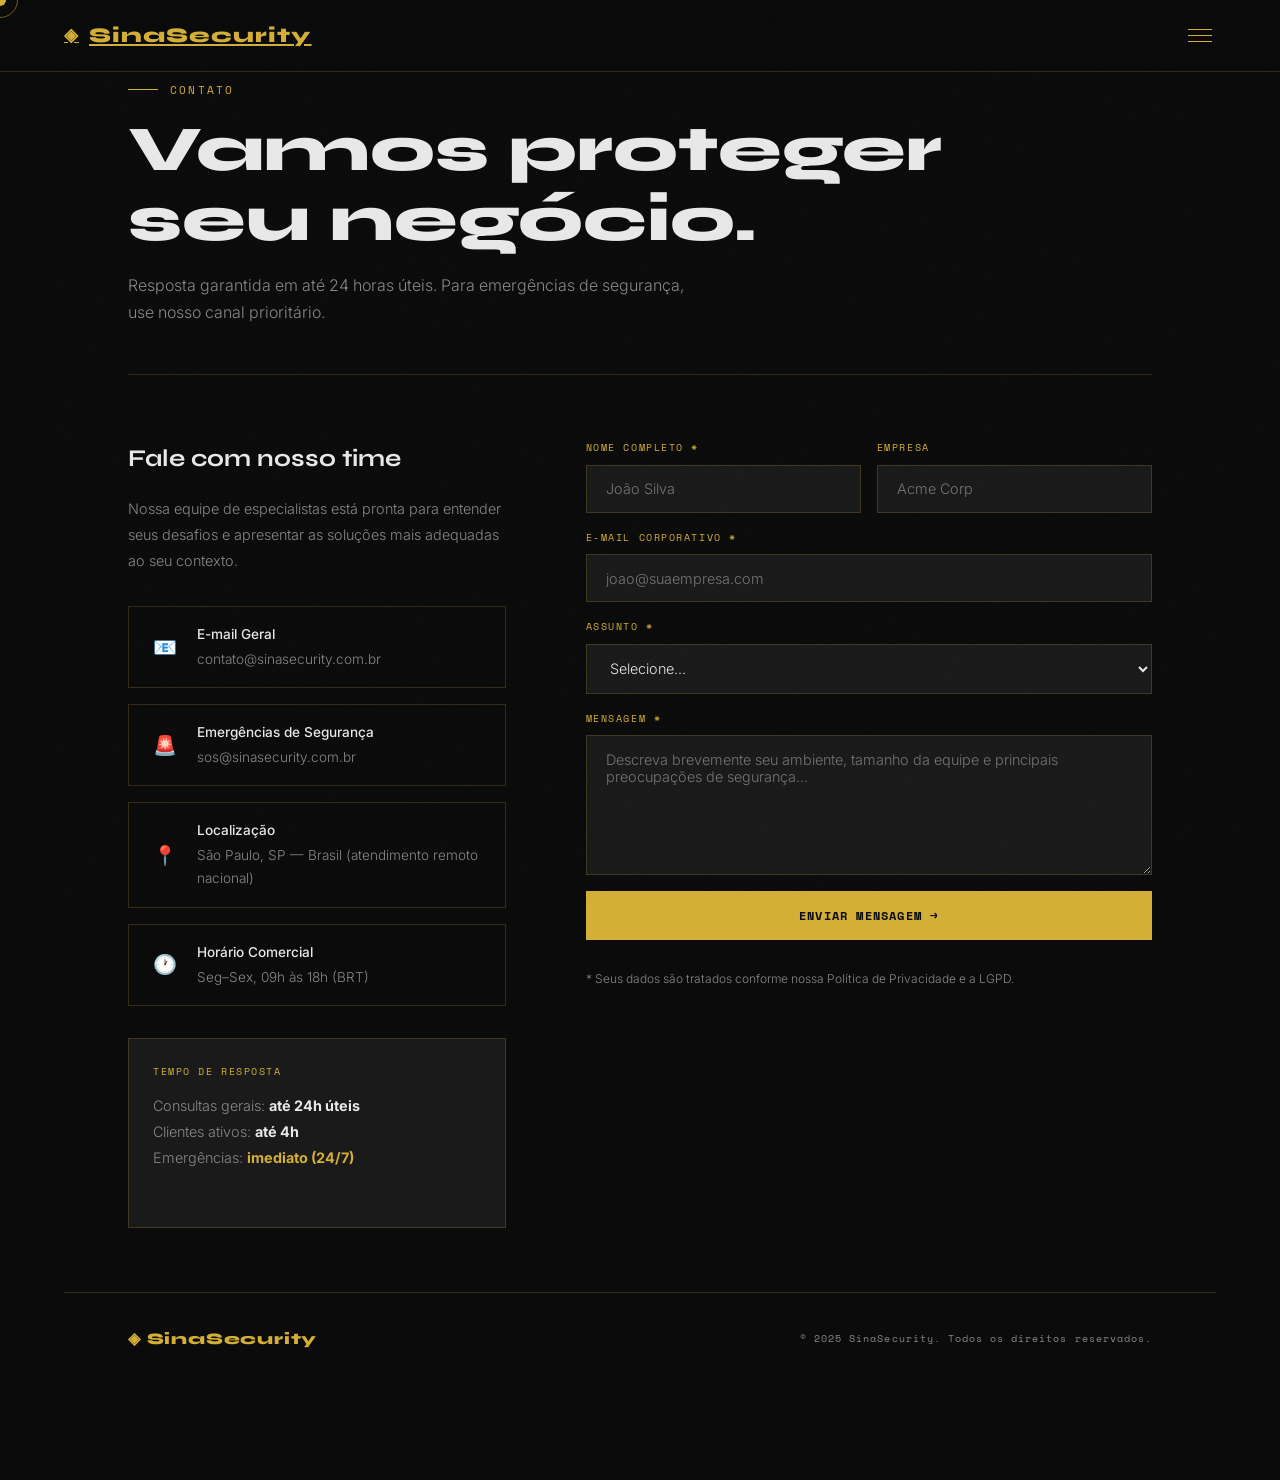
<file: contato.html>
<!DOCTYPE html>
<html lang="pt-BR">
<head>
    <meta charset="UTF-8">
    <meta name="viewport" content="width=device-width, initial-scale=1.0">
    <title>SinaSecurity — Contato</title>
    
    <link rel="preconnect" href="https://fonts.googleapis.com">
    <link href="https://fonts.googleapis.com/css2?family=Syne:wght@400;600;700;800&family=Space+Mono:wght@400;700&family=Inter:wght@300;400;500&display=swap" rel="stylesheet">
    
    <link rel="stylesheet" href="../css/contato.css">
</head>
<body>

<div class="cursor" id="cursor"></div>
<div class="cursor-ring" id="cursorRing"></div>

<nav>
  <a class="nav-logo" href="index.html">SinaSecurity</a>
  <ul class="nav-links">
    <li><a href="index.html" data-section="home">Início</a></li>
    <li><a href="planos.html" data-section="planos">Planos</a></li>
    <li><a href="contato.html" class="active" data-section="contato">Contato</a></li>
    <li><a href="empresas.html" data-section="empresas">Empresas cadastradas</a></li>
    <li><a href="projectos.html" data-section="projectos">ProjectOS</a></li>
    <li><a href="downloads.html" data-section="downloads">Downloads</a></li>
    <li><a href="login.html" data-section="login">Login</a></li>
  </ul>
  <button class="hamburger" id="hamburger" onclick="toggleMenu()" aria-label="Menu">
    <span></span><span></span><span></span>
  </button>
</nav>

<div class="mobile-menu" id="mobileMenu">
  <a href="index.html" data-section="home">Início</a>
  <a href="planos.html" data-section="planos">Planos</a>
  <a href="contato.html" class="active" data-section="contato">Contato</a>
  <a href="empresas.html" data-section="empresas">Empresas cadastradas</a>
  <a href="projectos.html" data-section="projectos">ProjectOS</a>
  <a href="downloads.html" data-section="downloads">Downloads</a>
  <a href="login.html" data-section="login">Login</a>
</div>

<section id="contato" class="active">
<div class="section-inner">
    <div class="section-header fade-in">
      <div class="section-tag">Contato</div>
      <h2>Vamos proteger<br>seu negócio.</h2>
      <p>Resposta garantida em até 24 horas úteis. Para emergências de segurança, use nosso canal prioritário.</p>
    </div>

    <div class="contact-grid">
      <div class="contact-info fade-in">
        <h3>Fale com nosso time</h3>
        <p>Nossa equipe de especialistas está pronta para entender seus desafios e apresentar as soluções mais adequadas ao seu contexto.</p>

        <div class="contact-detail">
          <div class="contact-detail-icon">📧</div>
          <div class="contact-detail-text">
            <strong>E-mail Geral</strong>
            contato@sinasecurity.com.br
          </div>
        </div>
        <div class="contact-detail">
          <div class="contact-detail-icon">🚨</div>
          <div class="contact-detail-text">
            <strong>Emergências de Segurança</strong>
            sos@sinasecurity.com.br
          </div>
        </div>
        <div class="contact-detail">
          <div class="contact-detail-icon">📍</div>
          <div class="contact-detail-text">
            <strong>Localização</strong>
            São Paulo, SP — Brasil (atendimento remoto nacional)
          </div>
        </div>
        <div class="contact-detail">
          <div class="contact-detail-icon">🕐</div>
          <div class="contact-detail-text">
            <strong>Horário Comercial</strong>
            Seg–Sex, 09h às 18h (BRT)
          </div>
        </div>

        <div class="response-time">
          <div class="response-time-title">Tempo de Resposta</div>
          <p class="response-time-text">Consultas gerais: <strong>até 24h úteis</strong><br>Clientes ativos: <strong>até 4h</strong><br>Emergências: <strong class="text-gold">imediato (24/7)</strong></p>
        </div>
      </div>

      <div class="fade-in">
        <form id="contactForm" onsubmit="handleSubmit(event)" novalidate>
          <div class="form-row">
            <div class="form-group">
              <label for="nome">Nome completo *</label>
              <input type="text" id="nome" name="nome" placeholder="João Silva" required>
            </div>
            <div class="form-group">
              <label for="empresa">Empresa</label>
              <input type="text" id="empresa" name="empresa" placeholder="Acme Corp">
            </div>
          </div>
          <div class="form-group">
            <label for="email">E-mail corporativo *</label>
            <input type="email" id="email" name="email" placeholder="joao@suaempresa.com" required>
          </div>
          <div class="form-group">
            <label for="assunto">Assunto *</label>
            <select id="assunto" name="assunto" required>
              <option value="">Selecione...</option>
              <option>Avaliação gratuita de segurança</option>
              <option>Plano Startup Secure</option>
              <option>Plano Growth Shield</option>
              <option>Plano Fortress (Enterprise)</option>
              <option>Pentest pontual</option>
              <option>Emergência de segurança</option>
              <option>Parceria / Outro</option>
            </select>
          </div>
          <div class="form-group">
            <label for="mensagem">Mensagem *</label>
            <textarea id="mensagem" name="mensagem" placeholder="Descreva brevemente seu ambiente, tamanho da equipe e principais preocupações de segurança..." required></textarea>
          </div>
          <div class="form-feedback" id="formFeedback"></div>
          <button type="submit" class="btn-primary btn-full" id="submitBtn"><span>Enviar Mensagem →</span></button>
          <p class="privacy-note">* Seus dados são tratados conforme nossa Política de Privacidade e a LGPD.</p>
        </form>
      </div>
    </div>
  </div>

  <footer class="footer-spaced">
    <div class="footer-logo">◈ SinaSecurity</div>
    <p>© 2025 SinaSecurity. Todos os direitos reservados.</p>
  </footer>
</section>

<script src="../js/contato.js"></script>

</body>
</html>
</file>
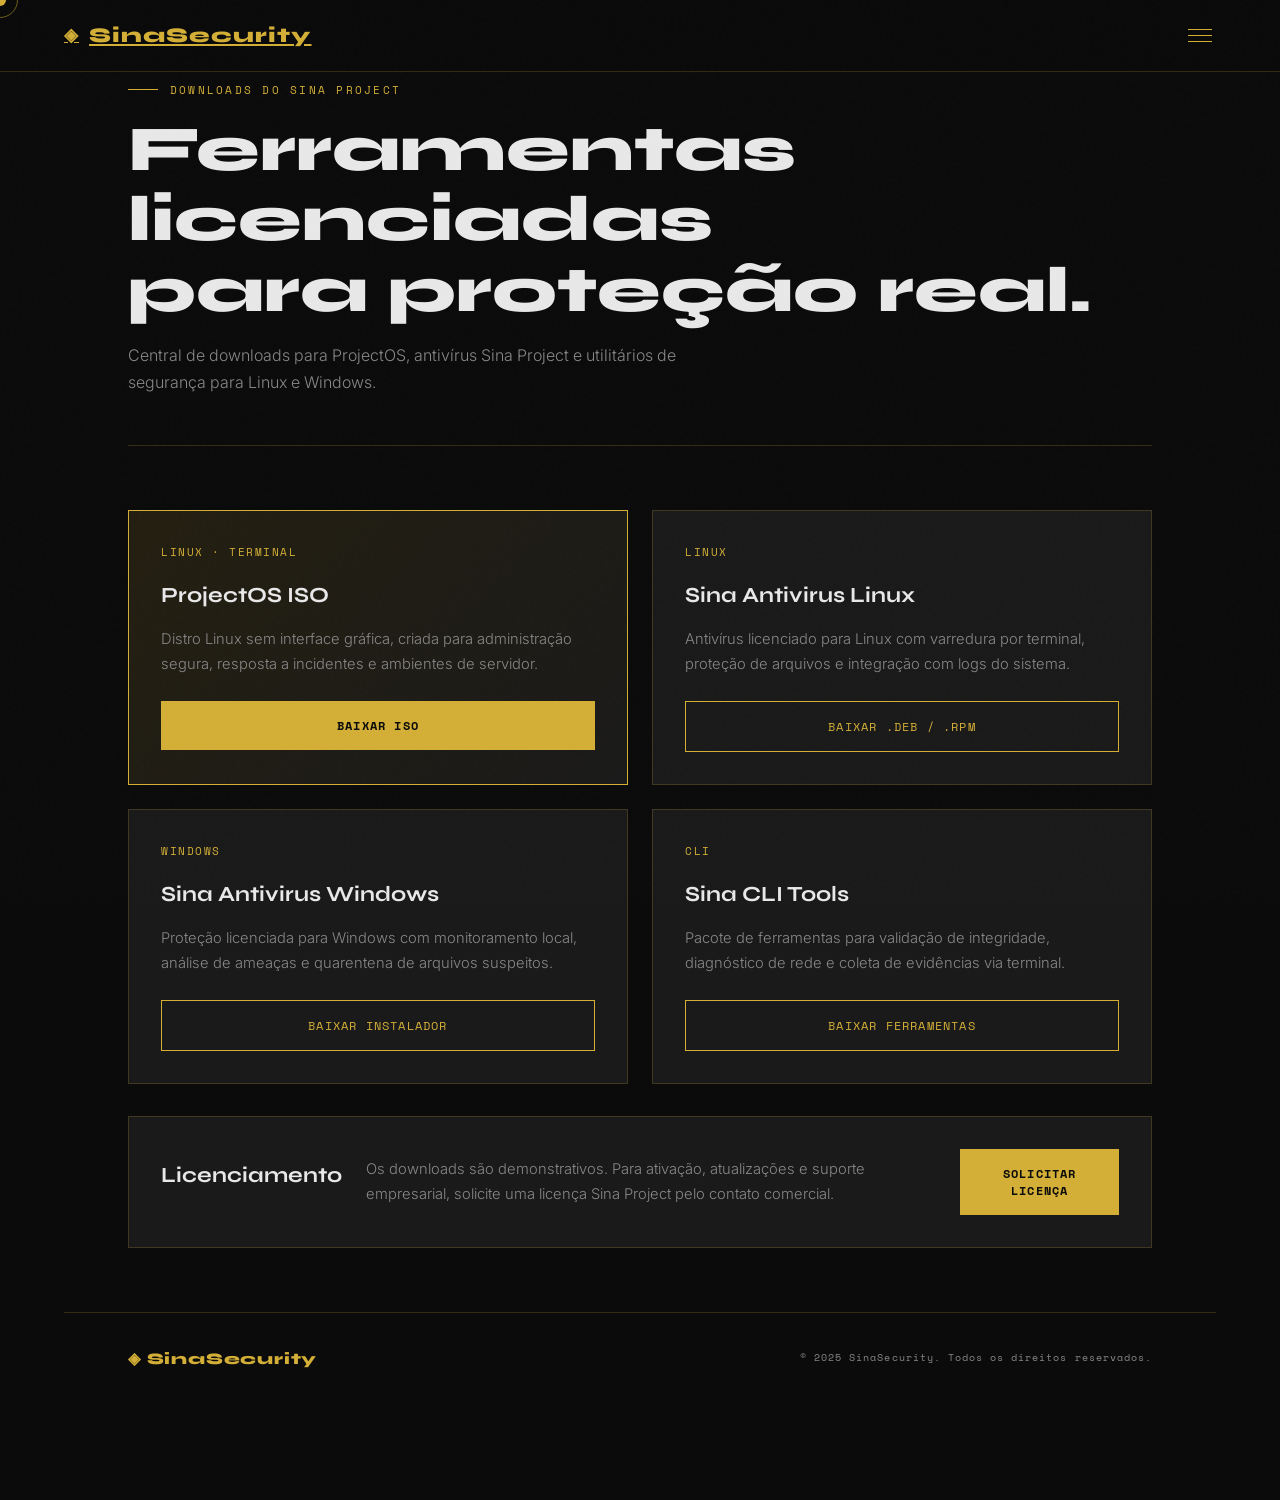
<file: downloads.html>
<!DOCTYPE html>
<html lang="pt-BR">
<head>
    <meta charset="UTF-8">
    <meta name="viewport" content="width=device-width, initial-scale=1.0">
    <title>SinaSecurity — Downloads</title>

    <link rel="preconnect" href="https://fonts.googleapis.com">
    <link href="https://fonts.googleapis.com/css2?family=Syne:wght@400;600;700;800&family=Space+Mono:wght@400;700&family=Inter:wght@300;400;500&display=swap" rel="stylesheet">

    <link rel="stylesheet" href="../css/downloads.css">
</head>
<body>

<div class="cursor" id="cursor"></div>
<div class="cursor-ring" id="cursorRing"></div>

<nav>
  <a class="nav-logo" href="index.html">SinaSecurity</a>
  <ul class="nav-links">
    <li><a href="index.html" data-section="home">Início</a></li>
    <li><a href="planos.html" data-section="planos">Planos</a></li>
    <li><a href="contato.html" data-section="contato">Contato</a></li>
    <li><a href="empresas.html" data-section="empresas">Empresas cadastradas</a></li>
    <li><a href="projectos.html" data-section="projectos">ProjectOS</a></li>
    <li><a href="downloads.html" class="active" data-section="downloads">Downloads</a></li>
    <li><a href="login.html" data-section="login">Login</a></li>
  </ul>
  <button class="hamburger" id="hamburger" onclick="toggleMenu()" aria-label="Menu">
    <span></span><span></span><span></span>
  </button>
</nav>

<div class="mobile-menu" id="mobileMenu">
  <a href="index.html" data-section="home">Início</a>
  <a href="planos.html" data-section="planos">Planos</a>
  <a href="contato.html" data-section="contato">Contato</a>
  <a href="empresas.html" data-section="empresas">Empresas cadastradas</a>
  <a href="projectos.html" data-section="projectos">ProjectOS</a>
  <a href="downloads.html" class="active" data-section="downloads">Downloads</a>
  <a href="login.html" data-section="login">Login</a>
</div>

<section id="downloads" class="active">
  <div class="section-inner">
    <div class="section-header fade-in">
      <div class="section-tag">Downloads do Sina Project</div>
      <h2>Ferramentas licenciadas<br>para proteção real.</h2>
      <p>Central de downloads para ProjectOS, antivírus Sina Project e utilitários de segurança para Linux e Windows.</p>
    </div>

    <div class="download-grid">
      <div class="download-card featured fade-in">
        <div class="download-platform">Linux · Terminal</div>
        <h3>ProjectOS ISO</h3>
        <p>Distro Linux sem interface gráfica, criada para administração segura, resposta a incidentes e ambientes de servidor.</p>
        <button class="btn-primary btn-full"><span>Baixar ISO</span></button>
      </div>

      <div class="download-card fade-in">
        <div class="download-platform">Linux</div>
        <h3>Sina Antivirus Linux</h3>
        <p>Antivírus licenciado para Linux com varredura por terminal, proteção de arquivos e integração com logs do sistema.</p>
        <button class="btn-outline btn-full">Baixar .deb / .rpm</button>
      </div>

      <div class="download-card fade-in">
        <div class="download-platform">Windows</div>
        <h3>Sina Antivirus Windows</h3>
        <p>Proteção licenciada para Windows com monitoramento local, análise de ameaças e quarentena de arquivos suspeitos.</p>
        <button class="btn-outline btn-full">Baixar instalador</button>
      </div>

      <div class="download-card fade-in">
        <div class="download-platform">CLI</div>
        <h3>Sina CLI Tools</h3>
        <p>Pacote de ferramentas para validação de integridade, diagnóstico de rede e coleta de evidências via terminal.</p>
        <button class="btn-outline btn-full">Baixar ferramentas</button>
      </div>
    </div>

    <div class="license-note fade-in">
      <h3>Licenciamento</h3>
      <p>Os downloads são demonstrativos. Para ativação, atualizações e suporte empresarial, solicite uma licença Sina Project pelo contato comercial.</p>
      <button class="btn-primary" onclick="showSection('contato')"><span>Solicitar licença</span></button>
    </div>
  </div>

  <footer class="footer-spaced">
    <div class="footer-logo">◈ SinaSecurity</div>
    <p>© 2025 SinaSecurity. Todos os direitos reservados.</p>
  </footer>
</section>

<script src="../js/downloads.js"></script>

</body>
</html>
</file>
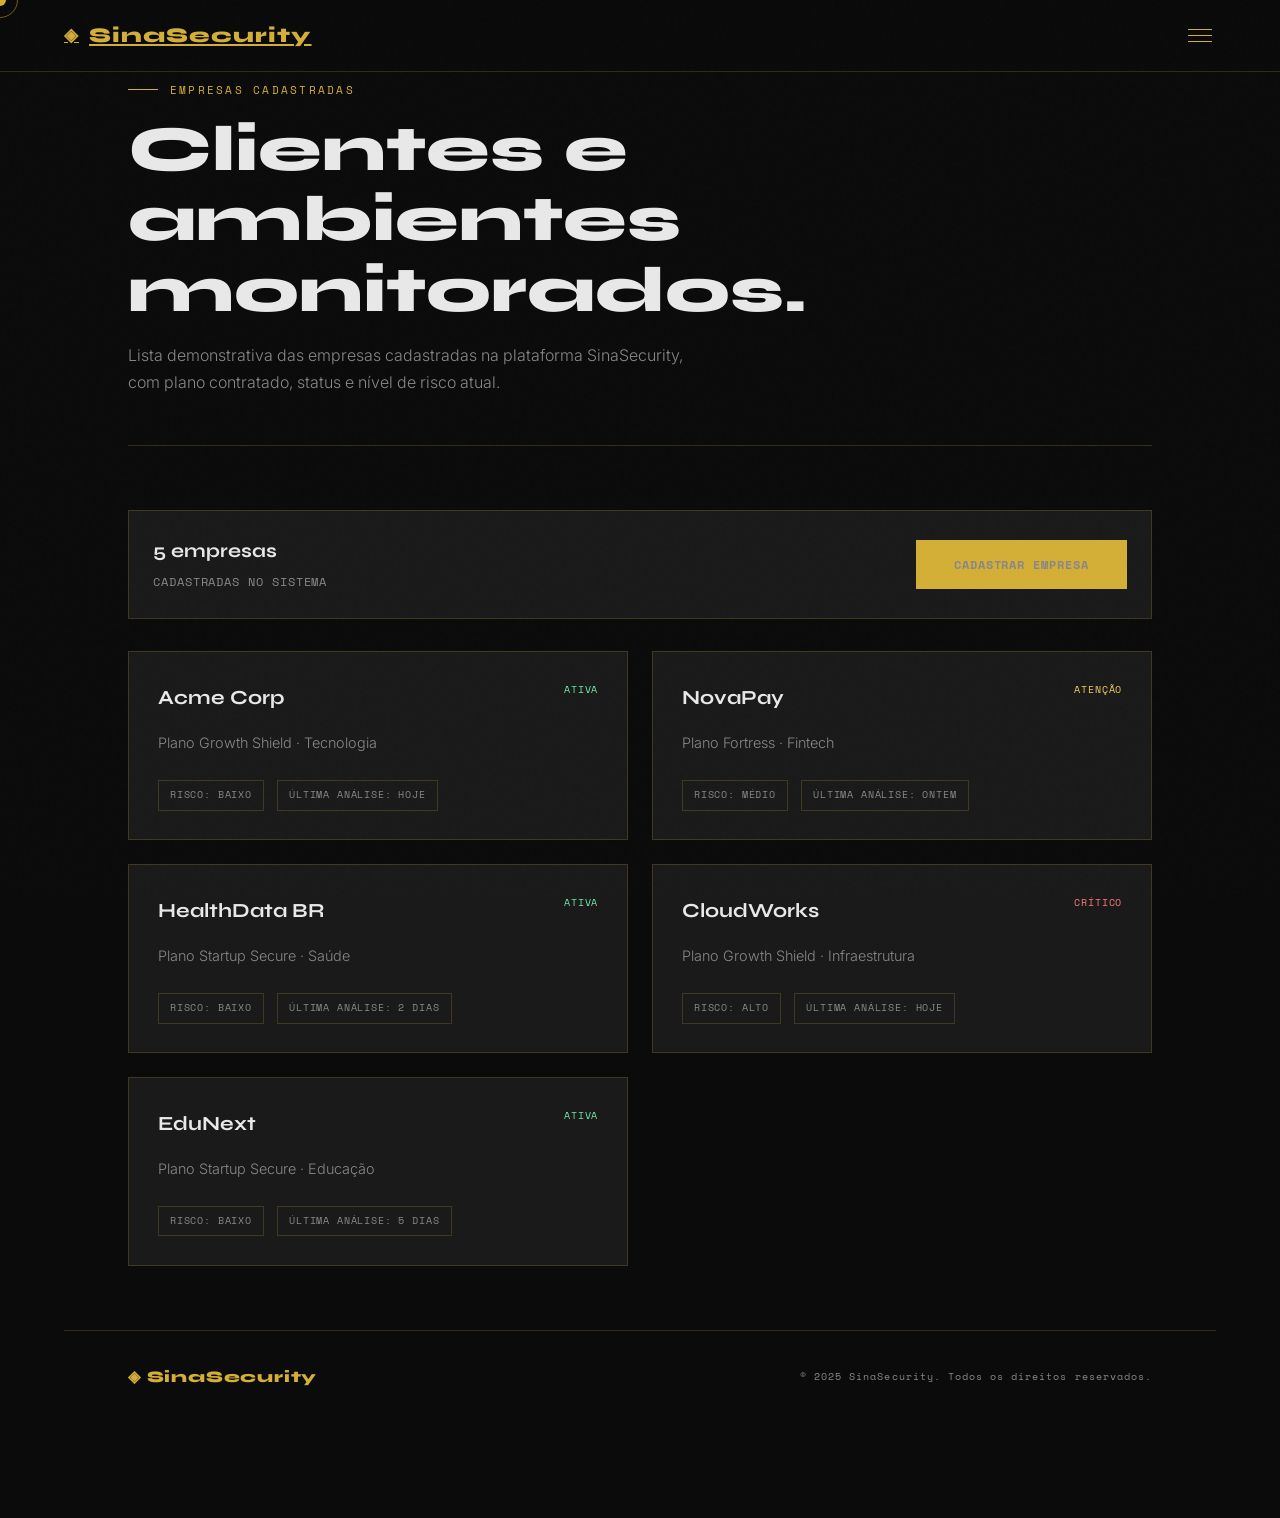
<file: empresas.html>
<!DOCTYPE html>
<html lang="pt-BR">
<head>
    <meta charset="UTF-8">
    <meta name="viewport" content="width=device-width, initial-scale=1.0">
    <title>SinaSecurity — Empresas cadastradas</title>

    <link rel="preconnect" href="https://fonts.googleapis.com">
    <link href="https://fonts.googleapis.com/css2?family=Syne:wght@400;600;700;800&family=Space+Mono:wght@400;700&family=Inter:wght@300;400;500&display=swap" rel="stylesheet">

    <link rel="stylesheet" href="../css/empresas.css">
</head>
<body>

<div class="cursor" id="cursor"></div>
<div class="cursor-ring" id="cursorRing"></div>

<nav>
  <a class="nav-logo" href="index.html">SinaSecurity</a>
  <ul class="nav-links">
    <li><a href="index.html" data-section="home">Início</a></li>
    <li><a href="planos.html" data-section="planos">Planos</a></li>
    <li><a href="contato.html" data-section="contato">Contato</a></li>
    <li><a href="empresas.html" class="active" data-section="empresas">Empresas cadastradas</a></li>
    <li><a href="projectos.html" data-section="projectos">ProjectOS</a></li>
    <li><a href="downloads.html" data-section="downloads">Downloads</a></li>
    <li><a href="login.html" data-section="login">Login</a></li>
  </ul>
  <button class="hamburger" id="hamburger" onclick="toggleMenu()" aria-label="Menu">
    <span></span><span></span><span></span>
  </button>
</nav>

<div class="mobile-menu" id="mobileMenu">
  <a href="index.html" data-section="home">Início</a>
  <a href="planos.html" data-section="planos">Planos</a>
  <a href="contato.html" data-section="contato">Contato</a>
  <a href="empresas.html" class="active" data-section="empresas">Empresas cadastradas</a>
  <a href="projectos.html" data-section="projectos">ProjectOS</a>
  <a href="downloads.html" data-section="downloads">Downloads</a>
  <a href="login.html" data-section="login">Login</a>
</div>

<section id="empresas" class="active">
  <div class="section-inner">
    <div class="section-header fade-in">
      <div class="section-tag">Empresas cadastradas</div>
      <h2>Clientes e ambientes<br>monitorados.</h2>
      <p>Lista demonstrativa das empresas cadastradas na plataforma SinaSecurity, com plano contratado, status e nível de risco atual.</p>
    </div>

    <div class="companies-toolbar fade-in">
      <div>
        <strong>5 empresas</strong>
        <span>cadastradas no sistema</span>
      </div>
      <button class="btn-primary" onclick="showSection('contato')"><span>Cadastrar empresa</span></button>
    </div>

    <div class="companies-grid">
      <div class="company-card fade-in">
        <div class="company-topline">
          <h3>Acme Corp</h3>
          <span class="status-ok">Ativa</span>
        </div>
        <p>Plano Growth Shield · Tecnologia</p>
        <div class="company-meta">
          <span>Risco: baixo</span>
          <span>Última análise: hoje</span>
        </div>
      </div>

      <div class="company-card fade-in">
        <div class="company-topline">
          <h3>NovaPay</h3>
          <span class="status-alert">Atenção</span>
        </div>
        <p>Plano Fortress · Fintech</p>
        <div class="company-meta">
          <span>Risco: médio</span>
          <span>Última análise: ontem</span>
        </div>
      </div>

      <div class="company-card fade-in">
        <div class="company-topline">
          <h3>HealthData BR</h3>
          <span class="status-ok">Ativa</span>
        </div>
        <p>Plano Startup Secure · Saúde</p>
        <div class="company-meta">
          <span>Risco: baixo</span>
          <span>Última análise: 2 dias</span>
        </div>
      </div>

      <div class="company-card fade-in">
        <div class="company-topline">
          <h3>CloudWorks</h3>
          <span class="status-critical">Crítico</span>
        </div>
        <p>Plano Growth Shield · Infraestrutura</p>
        <div class="company-meta">
          <span>Risco: alto</span>
          <span>Última análise: hoje</span>
        </div>
      </div>

      <div class="company-card fade-in">
        <div class="company-topline">
          <h3>EduNext</h3>
          <span class="status-ok">Ativa</span>
        </div>
        <p>Plano Startup Secure · Educação</p>
        <div class="company-meta">
          <span>Risco: baixo</span>
          <span>Última análise: 5 dias</span>
        </div>
      </div>
    </div>
  </div>

  <footer class="footer-spaced">
    <div class="footer-logo">◈ SinaSecurity</div>
    <p>© 2025 SinaSecurity. Todos os direitos reservados.</p>
  </footer>
</section>

<script src="../js/empresas.js"></script>

</body>
</html>
</file>
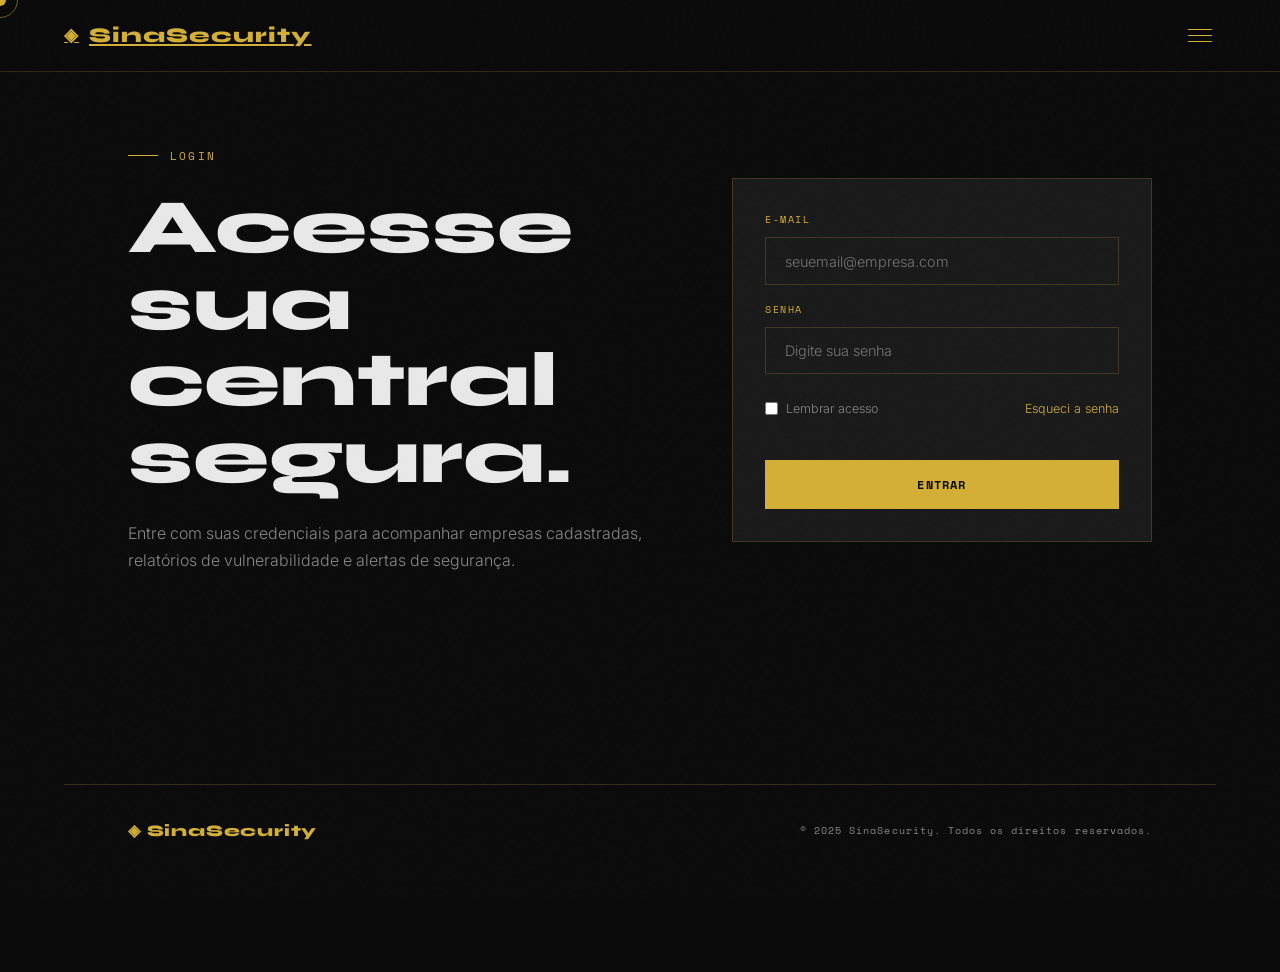
<file: login.html>
<!DOCTYPE html>
<html lang="pt-BR">
<head>
    <meta charset="UTF-8">
    <meta name="viewport" content="width=device-width, initial-scale=1.0">
    <title>SinaSecurity — Login</title>

    <link rel="preconnect" href="https://fonts.googleapis.com">
    <link href="https://fonts.googleapis.com/css2?family=Syne:wght@400;600;700;800&family=Space+Mono:wght@400;700&family=Inter:wght@300;400;500&display=swap" rel="stylesheet">

    <link rel="stylesheet" href="../css/login.css">
</head>
<body>

<div class="cursor" id="cursor"></div>
<div class="cursor-ring" id="cursorRing"></div>

<nav>
  <a class="nav-logo" href="index.html">SinaSecurity</a>
  <ul class="nav-links">
    <li><a href="index.html" data-section="home">Início</a></li>
    <li><a href="planos.html" data-section="planos">Planos</a></li>
    <li><a href="contato.html" data-section="contato">Contato</a></li>
    <li><a href="empresas.html" data-section="empresas">Empresas cadastradas</a></li>
    <li><a href="projectos.html" data-section="projectos">ProjectOS</a></li>
    <li><a href="downloads.html" data-section="downloads">Downloads</a></li>
    <li><a href="login.html" class="active" data-section="login">Login</a></li>
  </ul>
  <button class="hamburger" id="hamburger" onclick="toggleMenu()" aria-label="Menu">
    <span></span><span></span><span></span>
  </button>
</nav>

<div class="mobile-menu" id="mobileMenu">
  <a href="index.html" data-section="home">Início</a>
  <a href="planos.html" data-section="planos">Planos</a>
  <a href="contato.html" data-section="contato">Contato</a>
  <a href="empresas.html" data-section="empresas">Empresas cadastradas</a>
  <a href="projectos.html" data-section="projectos">ProjectOS</a>
  <a href="downloads.html" data-section="downloads">Downloads</a>
  <a href="login.html" class="active" data-section="login">Login</a>
</div>

<section id="login" class="active">
  <div class="section-inner">
    <div class="login-wrap fade-in">
      <div class="login-copy">
        <div class="section-tag">Login</div>
        <h2>Acesse sua<br>central segura.</h2>
        <p>Entre com suas credenciais para acompanhar empresas cadastradas, relatórios de vulnerabilidade e alertas de segurança.</p>
      </div>

      <form class="login-form" onsubmit="handleLogin(event)" novalidate>
        <div class="form-group">
          <label for="loginEmail">E-mail</label>
          <input type="email" id="loginEmail" name="email" placeholder="seuemail@empresa.com" required>
        </div>
        <div class="form-group">
          <label for="loginSenha">Senha</label>
          <input type="password" id="loginSenha" name="senha" placeholder="Digite sua senha" required>
        </div>
        <div class="login-options">
          <label class="remember-me">
            <input type="checkbox" name="lembrar">
            <span>Lembrar acesso</span>
          </label>
          <a href="contato.html">Esqueci a senha</a>
        </div>
        <div class="form-feedback" id="loginFeedback"></div>
        <button type="submit" class="btn-primary btn-full"><span>Entrar</span></button>
      </form>
    </div>
  </div>

  <footer class="footer-spaced">
    <div class="footer-logo">◈ SinaSecurity</div>
    <p>© 2025 SinaSecurity. Todos os direitos reservados.</p>
  </footer>
</section>

<script src="../js/login.js"></script>

</body>
</html>
</file>
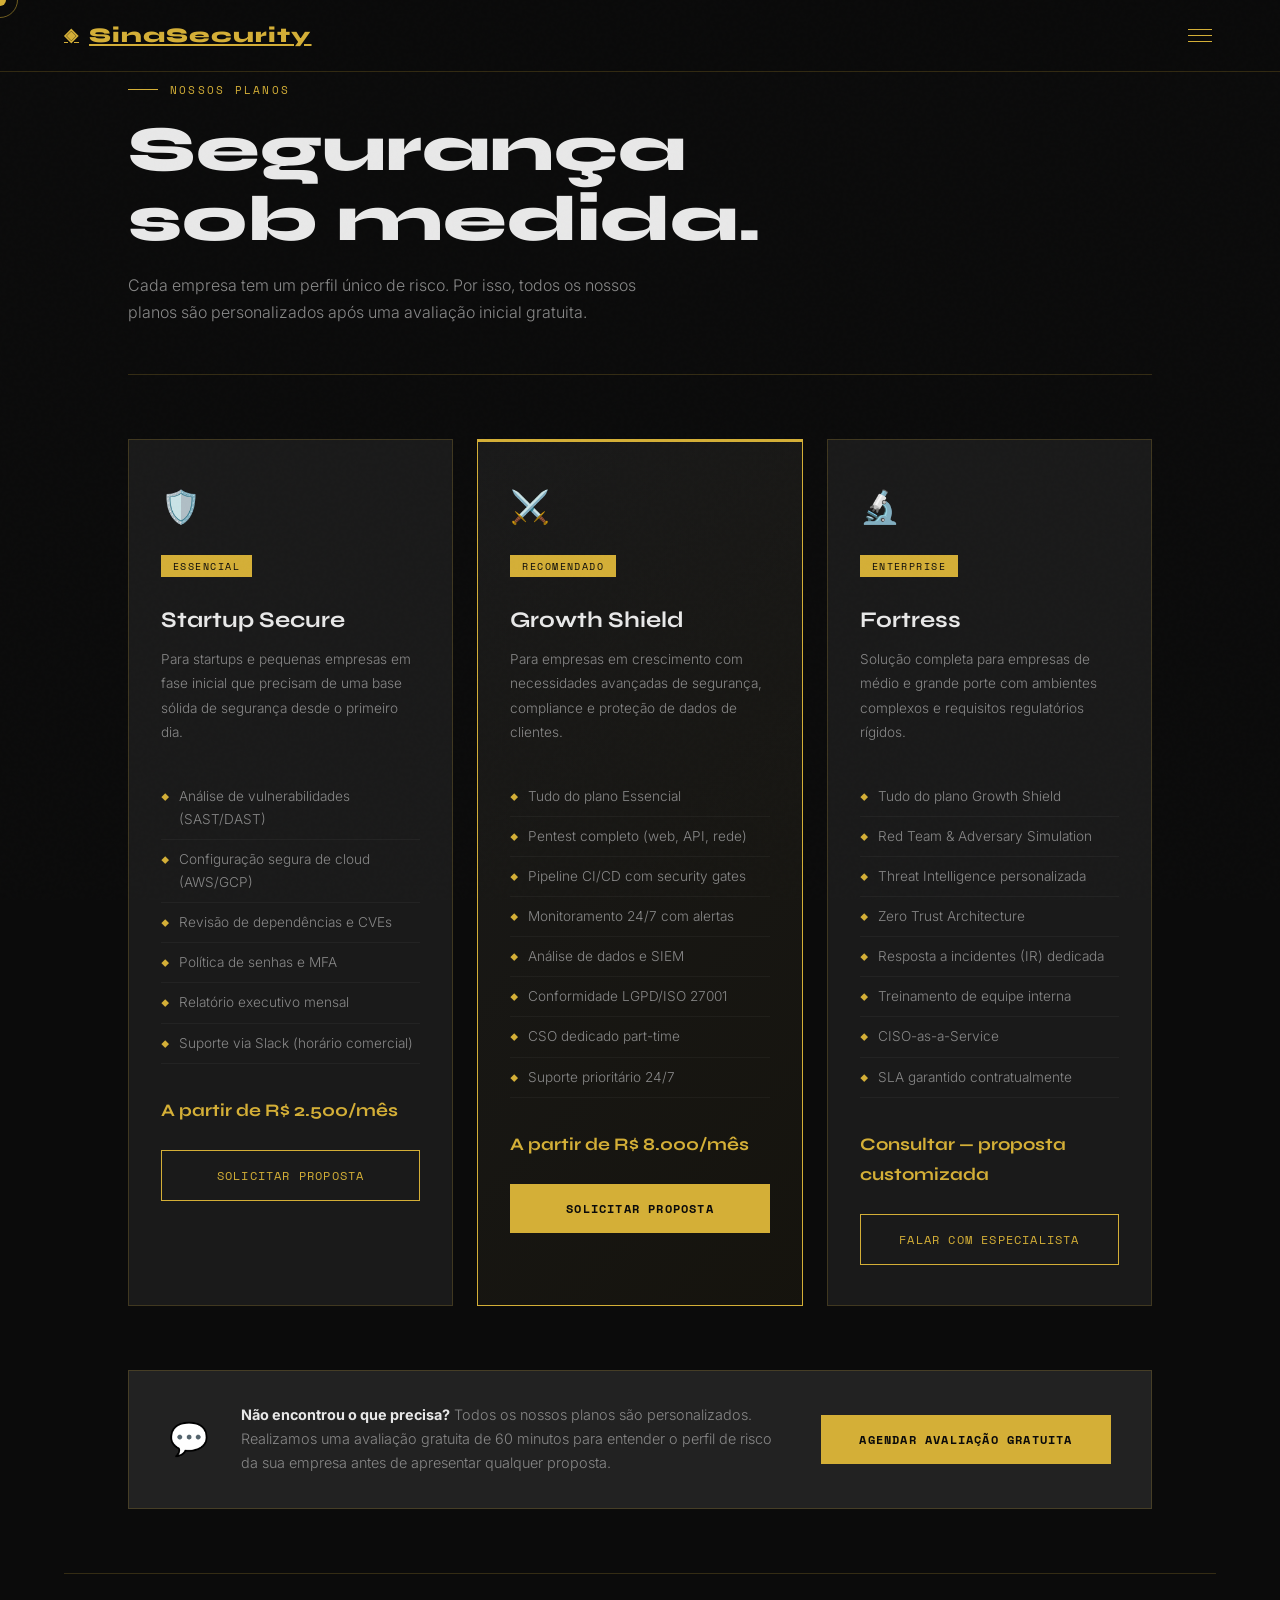
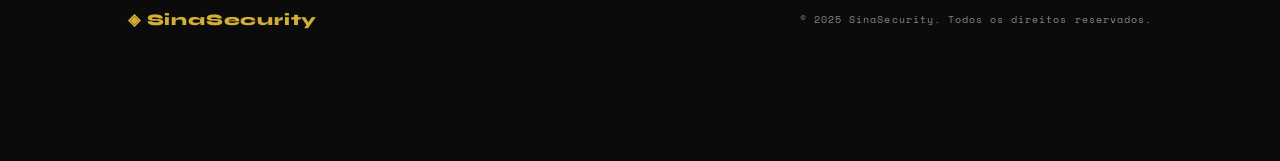
<file: planos.html>
<!DOCTYPE html>
<html lang="pt-BR">
<head>
    <meta charset="UTF-8">
    <meta name="viewport" content="width=device-width, initial-scale=1.0">
    <title>SinaSecurity — Planos</title>
    
    <link rel="preconnect" href="https://fonts.googleapis.com">
    <link href="https://fonts.googleapis.com/css2?family=Syne:wght@400;600;700;800&family=Space+Mono:wght@400;700&family=Inter:wght@300;400;500&display=swap" rel="stylesheet">
    
    <link rel="stylesheet" href="../css/planos.css">
</head>
<body>

<div class="cursor" id="cursor"></div>
<div class="cursor-ring" id="cursorRing"></div>

<nav>
  <a class="nav-logo" href="index.html">SinaSecurity</a>
  <ul class="nav-links">
    <li><a href="index.html" data-section="home">Início</a></li>
    <li><a href="planos.html" class="active" data-section="planos">Planos</a></li>
    <li><a href="contato.html" data-section="contato">Contato</a></li>
    <li><a href="empresas.html" data-section="empresas">Empresas cadastradas</a></li>
    <li><a href="projectos.html" data-section="projectos">ProjectOS</a></li>
    <li><a href="downloads.html" data-section="downloads">Downloads</a></li>
    <li><a href="login.html" data-section="login">Login</a></li>
  </ul>
  <button class="hamburger" id="hamburger" onclick="toggleMenu()" aria-label="Menu">
    <span></span><span></span><span></span>
  </button>
</nav>

<div class="mobile-menu" id="mobileMenu">
  <a href="index.html" data-section="home">Início</a>
  <a href="planos.html" class="active" data-section="planos">Planos</a>
  <a href="contato.html" data-section="contato">Contato</a>
  <a href="empresas.html" data-section="empresas">Empresas cadastradas</a>
  <a href="projectos.html" data-section="projectos">ProjectOS</a>
  <a href="downloads.html" data-section="downloads">Downloads</a>
  <a href="login.html" data-section="login">Login</a>
</div>

<section id="planos" class="active">
<div class="section-inner">
    <div class="section-header fade-in">
      <div class="section-tag">Nossos Planos</div>
      <h2>Segurança<br>sob medida.</h2>
      <p>Cada empresa tem um perfil único de risco. Por isso, todos os nossos planos são personalizados após uma avaliação inicial gratuita.</p>
    </div>

    <div class="plans-grid">
      <div class="plan-card fade-in">
        <div class="plan-icon">🛡️</div>
        <div class="plan-badge">Essencial</div>
        <h3>Startup Secure</h3>
        <p class="plan-desc">Para startups e pequenas empresas em fase inicial que precisam de uma base sólida de segurança desde o primeiro dia.</p>
        <ul class="plan-features">
          <li>Análise de vulnerabilidades (SAST/DAST)</li>
          <li>Configuração segura de cloud (AWS/GCP)</li>
          <li>Revisão de dependências e CVEs</li>
          <li>Política de senhas e MFA</li>
          <li>Relatório executivo mensal</li>
          <li>Suporte via Slack (horário comercial)</li>
        </ul>
        <div class="plan-price">A partir de R$ 2.500/mês</div>
        <button class="btn-outline btn-full" onclick="showSection('contato')">Solicitar Proposta</button>
      </div>

      <div class="plan-card featured fade-in">
        <div class="plan-icon">⚔️</div>
        <div class="plan-badge">Recomendado</div>
        <h3>Growth Shield</h3>
        <p class="plan-desc">Para empresas em crescimento com necessidades avançadas de segurança, compliance e proteção de dados de clientes.</p>
        <ul class="plan-features">
          <li>Tudo do plano Essencial</li>
          <li>Pentest completo (web, API, rede)</li>
          <li>Pipeline CI/CD com security gates</li>
          <li>Monitoramento 24/7 com alertas</li>
          <li>Análise de dados e SIEM</li>
          <li>Conformidade LGPD/ISO 27001</li>
          <li>CSO dedicado part-time</li>
          <li>Suporte prioritário 24/7</li>
        </ul>
        <div class="plan-price">A partir de R$ 8.000/mês</div>
        <button class="btn-primary btn-full" onclick="showSection('contato')"><span>Solicitar Proposta</span></button>
      </div>

      <div class="plan-card fade-in">
        <div class="plan-icon">🔬</div>
        <div class="plan-badge">Enterprise</div>
        <h3>Fortress</h3>
        <p class="plan-desc">Solução completa para empresas de médio e grande porte com ambientes complexos e requisitos regulatórios rígidos.</p>
        <ul class="plan-features">
          <li>Tudo do plano Growth Shield</li>
          <li>Red Team & Adversary Simulation</li>
          <li>Threat Intelligence personalizada</li>
          <li>Zero Trust Architecture</li>
          <li>Resposta a incidentes (IR) dedicada</li>
          <li>Treinamento de equipe interna</li>
          <li>CISO-as-a-Service</li>
          <li>SLA garantido contratualmente</li>
        </ul>
        <div class="plan-price">Consultar — proposta customizada</div>
        <button class="btn-outline btn-full" onclick="showSection('contato')">Falar com Especialista</button>
      </div>
    </div>

    <div class="plan-note fade-in">
      <div class="plan-note-icon">💬</div>
      <p><strong>Não encontrou o que precisa?</strong> Todos os nossos planos são personalizados. Realizamos uma avaliação gratuita de 60 minutos para entender o perfil de risco da sua empresa antes de apresentar qualquer proposta.</p>
      <button class="btn-primary" onclick="showSection('contato')"><span>Agendar Avaliação Gratuita</span></button>
    </div>
  </div>

  <footer class="footer-spaced">
    <div class="footer-logo">◈ SinaSecurity</div>
    <p>© 2025 SinaSecurity. Todos os direitos reservados.</p>
  </footer>
</section>

<script src="../js/planos.js"></script>

</body>
</html>
</file>
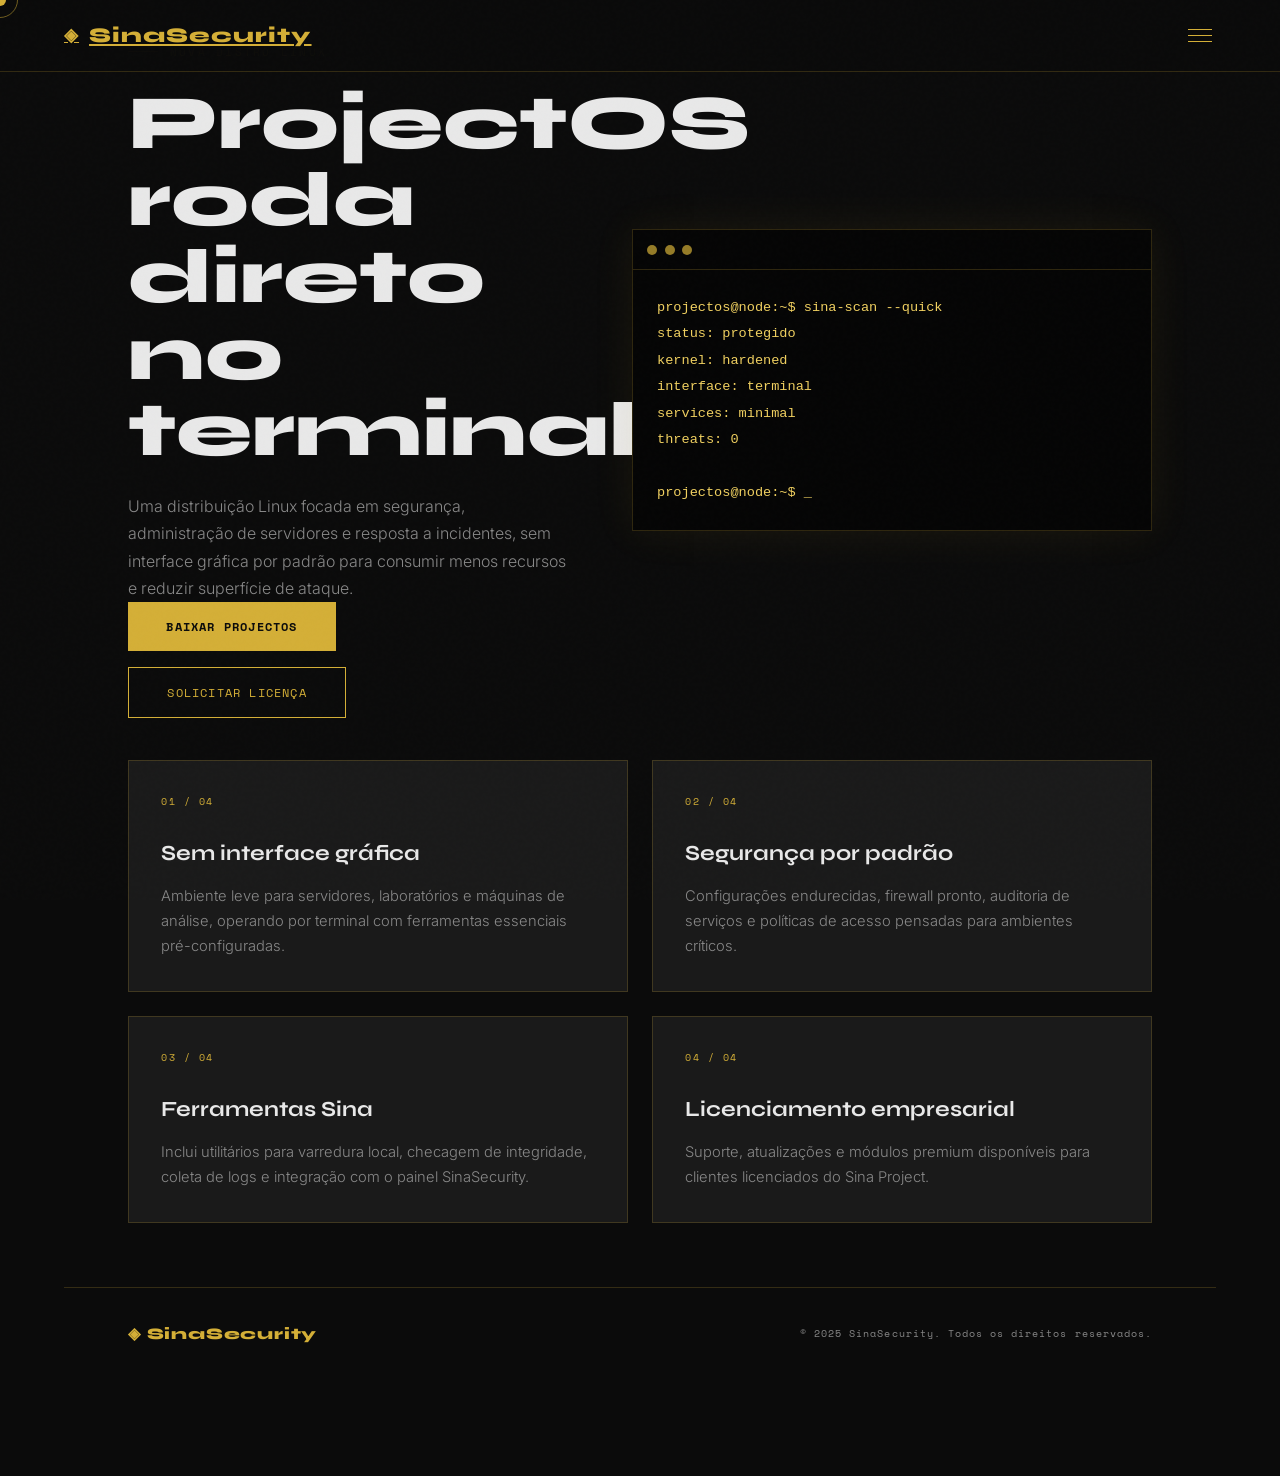
<file: projectos.html>
<!DOCTYPE html>
<html lang="pt-BR">
<head>
    <meta charset="UTF-8">
    <meta name="viewport" content="width=device-width, initial-scale=1.0">
    <title>SinaSecurity — ProjectOS</title>

    <link rel="preconnect" href="https://fonts.googleapis.com">
    <link href="https://fonts.googleapis.com/css2?family=Syne:wght@400;600;700;800&family=Space+Mono:wght@400;700&family=Inter:wght@300;400;500&display=swap" rel="stylesheet">

    <link rel="stylesheet" href="../css/projectos.css">
</head>
<body>

<div class="cursor" id="cursor"></div>
<div class="cursor-ring" id="cursorRing"></div>

<nav>
  <a class="nav-logo" href="index.html">SinaSecurity</a>
  <ul class="nav-links">
    <li><a href="index.html" data-section="home">Início</a></li>
    <li><a href="planos.html" data-section="planos">Planos</a></li>
    <li><a href="contato.html" data-section="contato">Contato</a></li>
    <li><a href="empresas.html" data-section="empresas">Empresas cadastradas</a></li>
    <li><a href="projectos.html" class="active" data-section="projectos">ProjectOS</a></li>
    <li><a href="downloads.html" data-section="downloads">Downloads</a></li>
    <li><a href="login.html" data-section="login">Login</a></li>
  </ul>
  <button class="hamburger" id="hamburger" onclick="toggleMenu()" aria-label="Menu">
    <span></span><span></span><span></span>
  </button>
</nav>

<div class="mobile-menu" id="mobileMenu">
  <a href="index.html" data-section="home">Início</a>
  <a href="planos.html" data-section="planos">Planos</a>
  <a href="contato.html" data-section="contato">Contato</a>
  <a href="empresas.html" data-section="empresas">Empresas cadastradas</a>
  <a href="projectos.html" class="active" data-section="projectos">ProjectOS</a>
  <a href="downloads.html" data-section="downloads">Downloads</a>
  <a href="login.html" data-section="login">Login</a>
</div>

<section id="projectos" class="active">
  <div class="section-inner">
    <div class="projectos-hero fade-in">
      <div>
        <div class="section-tag">Nova distro Linux</div>
        <h2>ProjectOS roda<br>direto no terminal.</h2>
        <p>Uma distribuição Linux focada em segurança, administração de servidores e resposta a incidentes, sem interface gráfica por padrão para consumir menos recursos e reduzir superfície de ataque.</p>
        <div class="hero-cta">
          <button class="btn-primary" onclick="showSection('downloads')"><span>Baixar ProjectOS</span></button>
          <button class="btn-outline" onclick="showSection('contato')">Solicitar licença</button>
        </div>
      </div>

      <div class="terminal-preview">
        <div class="terminal-bar">
          <span></span><span></span><span></span>
        </div>
        <pre><code>projectos@node:~$ sina-scan --quick
status: protegido
kernel: hardened
interface: terminal
services: minimal
threats: 0

projectos@node:~$ _</code></pre>
      </div>
    </div>

    <div class="feature-grid">
      <div class="feature-card fade-in">
        <div class="service-num">01 / 04</div>
        <h3>Sem interface gráfica</h3>
        <p>Ambiente leve para servidores, laboratórios e máquinas de análise, operando por terminal com ferramentas essenciais pré-configuradas.</p>
      </div>
      <div class="feature-card fade-in">
        <div class="service-num">02 / 04</div>
        <h3>Segurança por padrão</h3>
        <p>Configurações endurecidas, firewall pronto, auditoria de serviços e políticas de acesso pensadas para ambientes críticos.</p>
      </div>
      <div class="feature-card fade-in">
        <div class="service-num">03 / 04</div>
        <h3>Ferramentas Sina</h3>
        <p>Inclui utilitários para varredura local, checagem de integridade, coleta de logs e integração com o painel SinaSecurity.</p>
      </div>
      <div class="feature-card fade-in">
        <div class="service-num">04 / 04</div>
        <h3>Licenciamento empresarial</h3>
        <p>Suporte, atualizações e módulos premium disponíveis para clientes licenciados do Sina Project.</p>
      </div>
    </div>
  </div>

  <footer class="footer-spaced">
    <div class="footer-logo">◈ SinaSecurity</div>
    <p>© 2025 SinaSecurity. Todos os direitos reservados.</p>
  </footer>
</section>

<script src="../js/projectos.js"></script>

</body>
</html>
</file>
<file: css/contato.css>
:root {
  --black: #0B0B0B;
  --dark: #111111;
  --surface: #1A1A1A;
  --surface2: #222222;
  --gold: #D4AF37;
  --gold-dim: #A88B28;
  --gold-light: #F0D060;
  --gold-glow: rgba(212,175,55,0.15);
  --text: #E8E8E8;
  --muted: #888888;
  --border: rgba(212,175,55,0.2);
}

*, *::before, *::after { box-sizing: border-box; margin: 0; padding: 0; }

html { scroll-behavior: smooth; }

body {
  background: var(--black);
  color: var(--text);
  font-family: 'Inter', sans-serif;
  font-weight: 300;
  line-height: 1.7;
  overflow-x: hidden;
  cursor: none;
}

/* Custom cursor */
.cursor {
  width: 12px; height: 12px;
  background: var(--gold);
  border-radius: 50%;
  position: fixed; top: 0; left: 0;
  pointer-events: none;
  z-index: 9999;
  transition: transform 0.15s ease;
  transform: translate(-50%, -50%);
}
.cursor-ring {
  width: 36px; height: 36px;
  border: 1px solid rgba(212,175,55,0.5);
  border-radius: 50%;
  position: fixed; top: 0; left: 0;
  pointer-events: none;
  z-index: 9998;
  transform: translate(-50%, -50%);
  transition: all 0.3s ease;
}
body:has(a:hover) .cursor, body:has(button:hover) .cursor { transform: translate(-50%, -50%) scale(2.5); }
body:has(a:hover) .cursor-ring, body:has(button:hover) .cursor-ring { transform: translate(-50%, -50%) scale(0.5); opacity: 0; }

/* Noise overlay */
body::before {
  content: '';
  position: fixed; inset: 0;
  background-image: url("data:image/svg+xml,%3Csvg viewBox='0 0 256 256' xmlns='http://www.w3.org/2000/svg'%3E%3Cfilter id='noise'%3E%3CfeTurbulence type='fractalNoise' baseFrequency='0.9' numOctaves='4' stitchTiles='stitch'/%3E%3C/filter%3E%3Crect width='100%25' height='100%25' filter='url(%23noise)' opacity='0.03'/%3E%3C/svg%3E");
  pointer-events: none;
  z-index: 1000;
  opacity: 0.4;
}

/* NAV */
nav {
  position: fixed; top: 0; left: 0; right: 0;
  z-index: 500;
  padding: 0 4rem;
  height: 72px;
  display: flex; align-items: center; justify-content: space-between;
  border-bottom: 1px solid var(--border);
  background: rgba(11,11,11,0.9);
  backdrop-filter: blur(20px);
  -webkit-backdrop-filter: blur(20px);
}

.nav-logo {
  font-family: 'Syne', sans-serif;
  font-weight: 800;
  font-size: 1.3rem;
  letter-spacing: 0.05em;
  color: var(--gold);
  display: flex; align-items: center; gap: 10px;
  cursor: pointer;
}
.nav-logo::before {
  content: '◈';
  font-size: 1.1rem;
  animation: spin-slow 8s linear infinite;
}
@keyframes spin-slow { to { transform: rotate(360deg); } }

.nav-links {
  display: flex; gap: 2.5rem;
  list-style: none;
}
.nav-links a {
  font-family: 'Space Mono', monospace;
  font-size: 0.72rem;
  letter-spacing: 0.12em;
  text-transform: uppercase;
  color: var(--muted);
  text-decoration: none;
  transition: color 0.2s;
  cursor: pointer;
  position: relative;
}
.nav-links a::after {
  content: '';
  position: absolute; bottom: -4px; left: 0;
  width: 0; height: 1px;
  background: var(--gold);
  transition: width 0.3s ease;
}
.nav-links a:hover, .nav-links a.active { color: var(--gold); }
.nav-links a:hover::after, .nav-links a.active::after { width: 100%; }

/* HAMBURGER */
.hamburger {
  display: none;
  flex-direction: column;
  gap: 5px;
  cursor: pointer;
  background: none;
  border: none;
  padding: 4px;
}
.hamburger span {
  display: block; width: 24px; height: 1px;
  background: var(--gold);
  transition: all 0.3s;
}
.hamburger.open span:nth-child(1) { transform: rotate(45deg) translate(4px, 4px); }
.hamburger.open span:nth-child(2) { opacity: 0; }
.hamburger.open span:nth-child(3) { transform: rotate(-45deg) translate(4px, -4px); }

/* SECTIONS */
section {
  display: none;
  min-height: 100vh;
  padding-top: 72px;
}
section.active { display: block; }

/* ====== HOME ====== */
#home {
  position: relative;
  overflow: hidden;
}

.hero {
  min-height: 100vh;
  display: flex; flex-direction: column;
  justify-content: center;
  padding: 0 4rem;
  position: relative;
}

/* Grid lines background */
.hero::before {
  content: '';
  position: absolute; inset: 0;
  background-image:
    linear-gradient(rgba(212,175,55,0.04) 1px, transparent 1px),
    linear-gradient(90deg, rgba(212,175,55,0.04) 1px, transparent 1px);
  background-size: 60px 60px;
  pointer-events: none;
}

/* Gold orb */
.hero::after {
  content: '';
  position: absolute;
  width: 700px; height: 700px;
  border-radius: 50%;
  background: radial-gradient(circle, rgba(212,175,55,0.08) 0%, transparent 70%);
  top: 50%; right: -200px;
  transform: translateY(-50%);
  pointer-events: none;
}

.hero-tag {
  font-family: 'Space Mono', monospace;
  font-size: 0.72rem;
  letter-spacing: 0.2em;
  color: var(--gold);
  text-transform: uppercase;
  margin-bottom: 2rem;
  opacity: 0;
  animation: fade-up 0.8s ease 0.2s forwards;
  display: flex; align-items: center; gap: 12px;
}
.hero-tag::before {
  content: '';
  display: inline-block;
  width: 40px; height: 1px;
  background: var(--gold);
}

.hero h1 {
  font-family: 'Syne', sans-serif;
  font-weight: 800;
  font-size: clamp(3rem, 7vw, 6.5rem);
  line-height: 1.0;
  letter-spacing: -0.02em;
  color: var(--text);
  max-width: 800px;
  opacity: 0;
  animation: fade-up 0.8s ease 0.4s forwards;
}
.hero h1 em {
  font-style: normal;
  color: var(--gold);
  position: relative;
}

.hero-sub {
  font-size: 1.1rem;
  color: var(--muted);
  max-width: 520px;
  margin: 2rem 0 3rem;
  font-weight: 300;
  opacity: 0;
  animation: fade-up 0.8s ease 0.6s forwards;
}

.hero-cta {
  display: flex; gap: 1rem; flex-wrap: wrap;
  opacity: 0;
  animation: fade-up 0.8s ease 0.8s forwards;
}

.btn-primary {
  font-family: 'Space Mono', monospace;
  font-size: 0.75rem;
  letter-spacing: 0.1em;
  text-transform: uppercase;
  background: var(--gold);
  color: var(--black);
  border: none;
  padding: 1rem 2.4rem;
  cursor: pointer;
  transition: all 0.3s;
  font-weight: 700;
  position: relative;
  overflow: hidden;
}
.btn-primary::after {
  content: '';
  position: absolute; inset: 0;
  background: var(--gold-light);
  transform: scaleX(0);
  transform-origin: left;
  transition: transform 0.3s ease;
}
.btn-primary:hover::after { transform: scaleX(1); }
.btn-primary span { position: relative; z-index: 1; }

.btn-outline {
  font-family: 'Space Mono', monospace;
  font-size: 0.75rem;
  letter-spacing: 0.1em;
  text-transform: uppercase;
  background: transparent;
  color: var(--gold);
  border: 1px solid var(--gold);
  padding: 1rem 2.4rem;
  cursor: pointer;
  transition: all 0.3s;
  font-weight: 400;
}
.btn-outline:hover { background: var(--gold-glow); }

/* Services strip */
.services-strip {
  padding: 5rem 4rem;
  display: grid;
  grid-template-columns: repeat(3, 1fr);
  gap: 1px;
  background: var(--border);
  border-top: 1px solid var(--border);
}
.service-item {
  background: var(--black);
  padding: 3rem 2.5rem;
  position: relative;
  transition: background 0.3s;
}
.service-item:hover { background: var(--surface); }
.service-num {
  font-family: 'Space Mono', monospace;
  font-size: 0.65rem;
  color: var(--gold);
  letter-spacing: 0.15em;
  margin-bottom: 1.5rem;
}
.service-item h3 {
  font-family: 'Syne', sans-serif;
  font-weight: 700;
  font-size: 1.3rem;
  margin-bottom: 1rem;
  color: var(--text);
}
.service-item p { font-size: 0.9rem; color: var(--muted); line-height: 1.8; }

/* Stats */
.stats {
  padding: 5rem 4rem;
  display: grid;
  grid-template-columns: repeat(4, 1fr);
  border-top: 1px solid var(--border);
}
.stat-item { padding: 2rem; border-right: 1px solid var(--border); }
.stat-item:last-child { border-right: none; }
.stat-num {
  font-family: 'Syne', sans-serif;
  font-size: 3rem;
  font-weight: 800;
  color: var(--gold);
}
.stat-label { font-size: 0.85rem; color: var(--muted); margin-top: 0.5rem; }

/* Manifesto */
.manifesto {
  padding: 6rem 4rem;
  border-top: 1px solid var(--border);
  display: grid;
  grid-template-columns: 1fr 2fr;
  gap: 4rem;
  align-items: center;
}
.manifesto-tag {
  font-family: 'Space Mono', monospace;
  font-size: 0.65rem;
  letter-spacing: 0.2em;
  color: var(--gold);
  text-transform: uppercase;
}
.manifesto blockquote {
  font-family: 'Syne', sans-serif;
  font-size: clamp(1.4rem, 2.5vw, 2rem);
  font-weight: 600;
  line-height: 1.4;
  color: var(--text);
  border-left: 3px solid var(--gold);
  padding-left: 2rem;
}
.manifesto blockquote em {
  font-style: normal;
  color: var(--gold);
}

/* ====== PLANOS ====== */
#planos { padding: 0 4rem 6rem; }

.section-header {
  padding: 5rem 0 3rem;
  border-bottom: 1px solid var(--border);
  margin-bottom: 4rem;
}
.section-tag {
  font-family: 'Space Mono', monospace;
  font-size: 0.7rem;
  letter-spacing: 0.2em;
  color: var(--gold);
  text-transform: uppercase;
  margin-bottom: 1rem;
  display: flex; align-items: center; gap: 12px;
}
.section-tag::before { content: ''; display: inline-block; width: 30px; height: 1px; background: var(--gold); }
.section-header h2 {
  font-family: 'Syne', sans-serif;
  font-weight: 800;
  font-size: clamp(2.5rem, 5vw, 4rem);
  line-height: 1.1;
  color: var(--text);
}
.section-header p {
  color: var(--muted);
  font-size: 1rem;
  max-width: 560px;
  margin-top: 1rem;
}

.plans-grid {
  display: grid;
  grid-template-columns: repeat(3, 1fr);
  gap: 1.5rem;
  margin-bottom: 4rem;
}
.plan-card {
  background: var(--surface);
  border: 1px solid var(--border);
  padding: 2.5rem 2rem;
  position: relative;
  transition: all 0.3s ease;
  overflow: hidden;
}
.plan-card::before {
  content: '';
  position: absolute; top: 0; left: 0; right: 0;
  height: 2px;
  background: transparent;
  transition: background 0.3s;
}
.plan-card:hover {
  border-color: rgba(212,175,55,0.5);
  transform: translateY(-4px);
}
.plan-card:hover::before { background: var(--gold); }
.plan-card.featured {
  border-color: var(--gold);
  background: linear-gradient(135deg, var(--surface) 0%, rgba(212,175,55,0.05) 100%);
}
.plan-card.featured::before { background: var(--gold); }

.plan-badge {
  font-family: 'Space Mono', monospace;
  font-size: 0.6rem;
  letter-spacing: 0.15em;
  text-transform: uppercase;
  color: var(--black);
  background: var(--gold);
  padding: 3px 12px;
  display: inline-block;
  margin-bottom: 1.5rem;
}
.plan-icon { font-size: 2rem; margin-bottom: 1rem; }
.plan-card h3 {
  font-family: 'Syne', sans-serif;
  font-weight: 700;
  font-size: 1.4rem;
  margin-bottom: 0.5rem;
}
.plan-desc { font-size: 0.85rem; color: var(--muted); margin-bottom: 2rem; line-height: 1.8; }
.plan-features { list-style: none; margin-bottom: 2rem; }
.plan-features li {
  font-size: 0.85rem;
  color: var(--muted);
  padding: 0.5rem 0;
  border-bottom: 1px solid rgba(255,255,255,0.04);
  display: flex; gap: 10px; align-items: flex-start;
}
.plan-features li::before { content: '◆'; font-size: 0.5rem; color: var(--gold); margin-top: 6px; flex-shrink: 0; }
.plan-price {
  font-family: 'Syne', sans-serif;
  font-weight: 700;
  color: var(--gold);
  font-size: 1.1rem;
  margin-bottom: 1.5rem;
}

.plan-note {
  background: var(--surface2);
  border: 1px solid var(--border);
  padding: 2rem 2.5rem;
  display: flex;
  align-items: center;
  gap: 2rem;
  flex-wrap: wrap;
}
.plan-note p { color: var(--muted); font-size: 0.9rem; flex: 1; }
.plan-note strong { color: var(--text); }

/* ====== CONTATO ====== */
#contato { padding: 0 4rem 6rem; }

.contact-grid {
  display: grid;
  grid-template-columns: 1fr 1.5fr;
  gap: 5rem;
  align-items: start;
}
.contact-info h3 {
  font-family: 'Syne', sans-serif;
  font-weight: 700;
  font-size: 1.5rem;
  margin-bottom: 1rem;
}
.contact-info p { color: var(--muted); font-size: 0.9rem; margin-bottom: 2rem; line-height: 1.8; }
.contact-detail {
  display: flex; align-items: center; gap: 12px;
  margin-bottom: 1rem;
  padding: 1rem;
  border: 1px solid var(--border);
}
.contact-detail-icon {
  font-size: 1.2rem;
  width: 40px; text-align: center;
  flex-shrink: 0;
}
.contact-detail-text { font-size: 0.85rem; color: var(--muted); }
.contact-detail-text strong { display: block; color: var(--text); font-weight: 500; margin-bottom: 2px; }

form { display: flex; flex-direction: column; gap: 1rem; }
.form-row { display: grid; grid-template-columns: 1fr 1fr; gap: 1rem; }
.form-group { display: flex; flex-direction: column; gap: 8px; }
.form-group label {
  font-family: 'Space Mono', monospace;
  font-size: 0.65rem;
  letter-spacing: 0.15em;
  text-transform: uppercase;
  color: var(--gold);
}
.form-group input,
.form-group select,
.form-group textarea {
  background: var(--surface);
  border: 1px solid var(--border);
  color: var(--text);
  padding: 0.9rem 1.2rem;
  font-family: 'Inter', sans-serif;
  font-size: 0.9rem;
  font-weight: 300;
  outline: none;
  transition: border-color 0.2s;
  width: 100%;
}
.form-group input:focus,
.form-group textarea:focus,
.form-group select:focus { border-color: var(--gold); }
.form-group textarea { resize: vertical; min-height: 140px; }
select option { background: var(--surface); }

.form-feedback {
  padding: 1rem 1.5rem;
  font-family: 'Space Mono', monospace;
  font-size: 0.75rem;
  letter-spacing: 0.05em;
  display: none;
}
.form-feedback.success { background: rgba(50,200,100,0.1); border: 1px solid rgba(50,200,100,0.3); color: #5cdb95; }
.form-feedback.error { background: rgba(200,50,50,0.1); border: 1px solid rgba(200,50,50,0.3); color: #e07070; }
.form-feedback.show { display: block; }

/* ====== HISTÓRIA ====== */
#historia { padding: 0 4rem 6rem; }

.historia-hero {
  padding: 5rem 0;
  border-bottom: 1px solid var(--border);
  display: grid;
  grid-template-columns: 1fr 1fr;
  gap: 6rem;
  align-items: center;
  margin-bottom: 5rem;
}
.historia-text h2 {
  font-family: 'Syne', sans-serif;
  font-weight: 800;
  font-size: clamp(2rem, 4vw, 3.5rem);
  line-height: 1.1;
  margin-bottom: 1.5rem;
}
.historia-text p { color: var(--muted); font-size: 0.95rem; line-height: 1.9; margin-bottom: 1.5rem; }

.historia-visual {
  position: relative;
  display: flex;
  align-items: center;
  justify-content: center;
}
.historia-emblem {
  width: 280px; height: 280px;
  border: 1px solid var(--gold);
  position: relative;
  display: flex; align-items: center; justify-content: center;
  animation: rotate-border 20s linear infinite;
}
@keyframes rotate-border {
  0% { box-shadow: 0 0 0 0 rgba(212,175,55,0.3); }
  50% { box-shadow: 0 0 40px 10px rgba(212,175,55,0.1); }
  100% { box-shadow: 0 0 0 0 rgba(212,175,55,0.3); }
}
.historia-emblem::before {
  content: '';
  position: absolute; inset: 12px;
  border: 1px solid rgba(212,175,55,0.3);
}
.emblem-inner {
  text-align: center;
}
.emblem-inner .year {
  font-family: 'Syne', sans-serif;
  font-size: 3rem;
  font-weight: 800;
  color: var(--gold);
  display: block;
}
.emblem-inner small {
  font-family: 'Space Mono', monospace;
  font-size: 0.6rem;
  letter-spacing: 0.2em;
  color: var(--muted);
  text-transform: uppercase;
}

.mvv-grid {
  display: grid;
  grid-template-columns: repeat(3, 1fr);
  gap: 1px;
  background: var(--border);
  margin-bottom: 4rem;
}
.mvv-item {
  background: var(--black);
  padding: 3rem 2.5rem;
  transition: background 0.3s;
}
.mvv-item:hover { background: var(--surface); }
.mvv-icon {
  font-size: 1.8rem;
  margin-bottom: 1.5rem;
  display: block;
}
.mvv-item h3 {
  font-family: 'Syne', sans-serif;
  font-weight: 700;
  font-size: 1.2rem;
  color: var(--gold);
  margin-bottom: 1rem;
}
.mvv-item p { font-size: 0.88rem; color: var(--muted); line-height: 1.9; }

.ods-section {
  background: var(--surface);
  border: 1px solid var(--border);
  padding: 3rem;
  margin-top: 4rem;
}
.ods-section h3 {
  font-family: 'Syne', sans-serif;
  font-weight: 700;
  font-size: 1.3rem;
  margin-bottom: 2rem;
}
.ods-grid { display: grid; grid-template-columns: repeat(2, 1fr); gap: 1.5rem; }
.ods-item {
  display: flex; gap: 1.2rem; align-items: flex-start;
  padding: 1.2rem;
  border: 1px solid var(--border);
  background: var(--black);
}
.ods-badge {
  font-family: 'Syne', sans-serif;
  font-weight: 800;
  font-size: 1.4rem;
  color: var(--gold);
  min-width: 44px;
}
.ods-item p { font-size: 0.85rem; color: var(--muted); line-height: 1.7; }
.ods-item strong { color: var(--text); }

/* ====== CRÉDITOS ====== */
#creditos { padding: 0 4rem 6rem; }

.team-grid {
  display: grid;
  grid-template-columns: repeat(auto-fit, minmax(280px, 1fr));
  gap: 1.5rem;
  margin-bottom: 4rem;
}
.team-card {
  background: var(--surface);
  border: 1px solid var(--border);
  padding: 2.5rem 2rem;
  text-align: center;
  position: relative;
  transition: all 0.3s;
}
.team-card:hover {
  border-color: rgba(212,175,55,0.5);
  transform: translateY(-3px);
}
.team-avatar {
  width: 72px; height: 72px;
  border: 1px solid var(--gold);
  border-radius: 50%;
  display: flex; align-items: center; justify-content: center;
  margin: 0 auto 1.5rem;
  font-family: 'Syne', sans-serif;
  font-weight: 800;
  font-size: 1.4rem;
  color: var(--gold);
  background: var(--gold-glow);
}
.team-card h3 {
  font-family: 'Syne', sans-serif;
  font-weight: 700;
  font-size: 1.1rem;
  margin-bottom: 0.4rem;
}
.team-role {
  font-family: 'Space Mono', monospace;
  font-size: 0.65rem;
  letter-spacing: 0.12em;
  color: var(--gold);
  text-transform: uppercase;
  margin-bottom: 1rem;
}
.team-card p { font-size: 0.82rem; color: var(--muted); line-height: 1.8; }

.tech-section {
  border-top: 1px solid var(--border);
  padding-top: 3rem;
  margin-bottom: 4rem;
}
.tech-section h3 {
  font-family: 'Syne', sans-serif;
  font-weight: 700;
  font-size: 1.3rem;
  margin-bottom: 2rem;
}
.tech-grid { display: flex; flex-wrap: wrap; gap: 0.8rem; }
.tech-tag {
  font-family: 'Space Mono', monospace;
  font-size: 0.7rem;
  letter-spacing: 0.1em;
  padding: 0.5rem 1.2rem;
  border: 1px solid var(--border);
  color: var(--muted);
  text-transform: uppercase;
  transition: all 0.2s;
}
.tech-tag:hover { border-color: var(--gold); color: var(--gold); }

.agradecimento {
  background: var(--surface);
  border: 1px solid var(--border);
  border-left: 3px solid var(--gold);
  padding: 2.5rem;
  margin-bottom: 4rem;
}
.agradecimento h3 {
  font-family: 'Syne', sans-serif;
  font-weight: 700;
  font-size: 1.2rem;
  margin-bottom: 1rem;
}
.agradecimento p { font-size: 0.9rem; color: var(--muted); line-height: 1.9; }

/* FOOTER */
footer {
  border-top: 1px solid var(--border);
  padding: 2rem 4rem;
  display: flex;
  justify-content: space-between;
  align-items: center;
  flex-wrap: wrap;
  gap: 1rem;
}
.footer-logo {
  font-family: 'Syne', sans-serif;
  font-weight: 800;
  color: var(--gold);
  font-size: 1rem;
  letter-spacing: 0.05em;
}
footer p {
  font-family: 'Space Mono', monospace;
  font-size: 0.65rem;
  letter-spacing: 0.1em;
  color: var(--muted);
}

/* Utility classes extracted from inline HTML styles */
.section-inner { padding: 0 4rem; }
.btn-full { width: 100%; }
.plan-note-icon { font-size: 2rem; }
.footer-spaced { margin-top: 4rem; }
.text-gold { color: var(--gold); }
.section-tag-spaced { margin-bottom: 1.5rem; }
.privacy-note {
  font-size: 0.75rem;
  color: var(--muted);
  margin-top: 0.8rem;
}

.response-time {
  margin-top: 2rem;
  padding: 1.5rem;
  border: 1px solid var(--border);
  background: var(--surface);
}
.response-time-title {
  font-family: 'Space Mono', monospace;
  font-size: 0.65rem;
  letter-spacing: 0.15em;
  color: var(--gold);
  margin-bottom: 0.8rem;
  text-transform: uppercase;
}
.response-time-text {
  font-size: 0.85rem;
  color: var(--muted);
}
.response-time-text strong { color: var(--text); }
.response-time-text .text-gold { color: var(--gold); }

.market-diff {
  margin-bottom: 4rem;
  padding: 3rem;
  border: 1px solid var(--border);
  background: var(--surface);
}
.diff-tag { margin-bottom: 2rem; }
.diff-grid {
  display: grid;
  grid-template-columns: 1fr 1fr;
  gap: 2rem;
}
.diff-title {
  font-family: 'Syne', sans-serif;
  font-weight: 700;
  font-size: 1rem;
  color: var(--gold);
  margin-bottom: 0.8rem;
}
.diff-text {
  font-size: 0.88rem;
  color: var(--muted);
  line-height: 1.9;
}

.version-box {
  text-align: center;
  padding: 3rem;
  border: 1px solid var(--border);
}
.version-label {
  font-family: 'Space Mono', monospace;
  font-size: 0.65rem;
  letter-spacing: 0.2em;
  color: var(--gold);
  margin-bottom: 1rem;
  text-transform: uppercase;
}
.version-number {
  font-family: 'Syne', sans-serif;
  font-weight: 700;
  font-size: 2rem;
  color: var(--text);
}
.version-date {
  font-size: 0.85rem;
  color: var(--muted);
  margin-top: 0.5rem;
}

/* ANIMATIONS */
@keyframes fade-up {
  from { opacity: 0; transform: translateY(30px); }
  to { opacity: 1; transform: translateY(0); }
}
.fade-in {
  opacity: 0;
  transform: translateY(20px);
  transition: opacity 0.6s ease, transform 0.6s ease;
}
.fade-in.visible { opacity: 1; transform: translateY(0); }

/* RESPONSIVE */
@media (max-width: 900px) {
  nav { padding: 0 1.5rem; }
  .nav-links { display: none; }
  .hamburger { display: flex; }

  .mobile-menu {
    display: none;
    position: fixed;
    top: 72px; left: 0; right: 0;
    background: rgba(11,11,11,0.98);
    backdrop-filter: blur(20px);
    padding: 2rem 1.5rem;
    border-bottom: 1px solid var(--border);
    z-index: 499;
    flex-direction: column;
    gap: 1.5rem;
  }
  .mobile-menu.open { display: flex; }
  .mobile-menu a {
    font-family: 'Space Mono', monospace;
    font-size: 0.85rem;
    letter-spacing: 0.1em;
    text-transform: uppercase;
    color: var(--muted);
    text-decoration: none;
    padding: 0.75rem 0;
    border-bottom: 1px solid var(--border);
    cursor: pointer;
  }
  .mobile-menu a:hover, .mobile-menu a.active { color: var(--gold); }

  .hero { padding: 0 1.5rem; }
  .services-strip { grid-template-columns: 1fr; padding: 3rem 1.5rem; }
  .stats { grid-template-columns: repeat(2, 1fr); padding: 3rem 1.5rem; }
  .stat-item { border-right: none; border-bottom: 1px solid var(--border); }
  .manifesto { grid-template-columns: 1fr; padding: 3rem 1.5rem; }

  #planos, #contato, #historia, #creditos { padding: 0 1.5rem 4rem; }
  .plans-grid { grid-template-columns: 1fr; }
  .contact-grid { grid-template-columns: 1fr; gap: 3rem; }
  .form-row { grid-template-columns: 1fr; }
  .historia-hero { grid-template-columns: 1fr; gap: 3rem; padding: 3rem 0; }
  .mvv-grid { grid-template-columns: 1fr; }
  .diff-grid { grid-template-columns: 1fr; }
  .ods-grid { grid-template-columns: 1fr; }
}

@media (max-width: 600px) {
  .stats { grid-template-columns: 1fr; }
}


/* Hamburger navigation as main menu */
.nav-links { display: none; }
.hamburger { display: flex; }
.mobile-menu {
  display: none;
  position: fixed;
  top: 72px;
  right: 4rem;
  width: min(360px, calc(100vw - 3rem));
  background: rgba(11,11,11,0.98);
  backdrop-filter: blur(20px);
  padding: 1.25rem;
  border: 1px solid var(--border);
  z-index: 499;
  flex-direction: column;
  gap: 0.35rem;
}
.mobile-menu.open { display: flex; }
.mobile-menu a {
  font-family: 'Space Mono', monospace;
  font-size: 0.78rem;
  letter-spacing: 0.1em;
  text-transform: uppercase;
  color: var(--muted);
  text-decoration: none;
  padding: 0.85rem 0.75rem;
  border-bottom: 1px solid var(--border);
  cursor: pointer;
}
.mobile-menu a:hover,
.mobile-menu a.active { color: var(--gold); }

#projectos,
#downloads { padding: 0 4rem 6rem; }

.projectos-hero {
  min-height: calc(100vh - 140px);
  display: grid;
  grid-template-columns: minmax(0, 1fr) minmax(320px, 520px);
  gap: 4rem;
  align-items: center;
}
.projectos-hero h2 {
  font-family: 'Syne', sans-serif;
  font-weight: 800;
  font-size: clamp(2.8rem, 6vw, 5.8rem);
  line-height: 1;
  margin: 1.5rem 0;
}
.projectos-hero p {
  color: var(--muted);
  max-width: 580px;
}
.terminal-preview {
  border: 1px solid var(--border);
  background: #050505;
  box-shadow: 0 0 40px rgba(212,175,55,0.08);
}
.terminal-bar {
  display: flex;
  gap: 0.45rem;
  padding: 0.9rem;
  border-bottom: 1px solid var(--border);
}
.terminal-bar span {
  width: 10px;
  height: 10px;
  border-radius: 50%;
  background: var(--gold);
  opacity: 0.7;
}
.terminal-preview pre {
  margin: 0;
  padding: 1.5rem;
  overflow-x: auto;
  color: var(--gold-light);
  font-family: 'Space Mono', monospace;
  font-size: 0.85rem;
  line-height: 1.8;
}
.feature-grid,
.download-grid {
  display: grid;
  grid-template-columns: repeat(2, 1fr);
  gap: 1.5rem;
}
.feature-card,
.download-card,
.license-note {
  border: 1px solid var(--border);
  background: var(--surface);
  padding: 2rem;
}
.feature-card h3,
.download-card h3,
.license-note h3 {
  font-family: 'Syne', sans-serif;
  font-size: 1.35rem;
  color: var(--text);
  margin-bottom: 0.8rem;
}
.feature-card p,
.download-card p,
.license-note p {
  color: var(--muted);
  font-size: 0.92rem;
}
.download-card.featured {
  border-color: var(--gold);
  background: linear-gradient(135deg, rgba(212,175,55,0.12), var(--surface));
}
.download-platform {
  font-family: 'Space Mono', monospace;
  font-size: 0.68rem;
  letter-spacing: 0.14em;
  color: var(--gold);
  text-transform: uppercase;
  margin-bottom: 1rem;
}
.download-card .btn-full { margin-top: 1.5rem; }
.license-note {
  margin-top: 2rem;
  display: flex;
  align-items: center;
  justify-content: space-between;
  gap: 1.5rem;
}
.license-note p { max-width: 680px; }

@media (max-width: 900px) {
  .mobile-menu {
    left: 1.5rem;
    right: 1.5rem;
    width: auto;
  }
  #projectos,
  #downloads { padding: 0 1.5rem 4rem; }
  .projectos-hero,
  .feature-grid,
  .download-grid { grid-template-columns: 1fr; }
  .projectos-hero { gap: 2rem; padding: 3rem 0; }
  .license-note { align-items: stretch; flex-direction: column; }
}
</file>
<file: css/downloads.css>
:root {
  --black: #0B0B0B;
  --dark: #111111;
  --surface: #1A1A1A;
  --surface2: #222222;
  --gold: #D4AF37;
  --gold-dim: #A88B28;
  --gold-light: #F0D060;
  --gold-glow: rgba(212,175,55,0.15);
  --text: #E8E8E8;
  --muted: #888888;
  --border: rgba(212,175,55,0.2);
}

*, *::before, *::after { box-sizing: border-box; margin: 0; padding: 0; }

html { scroll-behavior: smooth; }

body {
  background: var(--black);
  color: var(--text);
  font-family: 'Inter', sans-serif;
  font-weight: 300;
  line-height: 1.7;
  overflow-x: hidden;
  cursor: none;
}

/* Custom cursor */
.cursor {
  width: 12px; height: 12px;
  background: var(--gold);
  border-radius: 50%;
  position: fixed; top: 0; left: 0;
  pointer-events: none;
  z-index: 9999;
  transition: transform 0.15s ease;
  transform: translate(-50%, -50%);
}
.cursor-ring {
  width: 36px; height: 36px;
  border: 1px solid rgba(212,175,55,0.5);
  border-radius: 50%;
  position: fixed; top: 0; left: 0;
  pointer-events: none;
  z-index: 9998;
  transform: translate(-50%, -50%);
  transition: all 0.3s ease;
}
body:has(a:hover) .cursor, body:has(button:hover) .cursor { transform: translate(-50%, -50%) scale(2.5); }
body:has(a:hover) .cursor-ring, body:has(button:hover) .cursor-ring { transform: translate(-50%, -50%) scale(0.5); opacity: 0; }

/* Noise overlay */
body::before {
  content: '';
  position: fixed; inset: 0;
  background-image: url("data:image/svg+xml,%3Csvg viewBox='0 0 256 256' xmlns='http://www.w3.org/2000/svg'%3E%3Cfilter id='noise'%3E%3CfeTurbulence type='fractalNoise' baseFrequency='0.9' numOctaves='4' stitchTiles='stitch'/%3E%3C/filter%3E%3Crect width='100%25' height='100%25' filter='url(%23noise)' opacity='0.03'/%3E%3C/svg%3E");
  pointer-events: none;
  z-index: 1000;
  opacity: 0.4;
}

/* NAV */
nav {
  position: fixed; top: 0; left: 0; right: 0;
  z-index: 500;
  padding: 0 4rem;
  height: 72px;
  display: flex; align-items: center; justify-content: space-between;
  border-bottom: 1px solid var(--border);
  background: rgba(11,11,11,0.9);
  backdrop-filter: blur(20px);
  -webkit-backdrop-filter: blur(20px);
}

.nav-logo {
  font-family: 'Syne', sans-serif;
  font-weight: 800;
  font-size: 1.3rem;
  letter-spacing: 0.05em;
  color: var(--gold);
  display: flex; align-items: center; gap: 10px;
  cursor: pointer;
}
.nav-logo::before {
  content: '◈';
  font-size: 1.1rem;
  animation: spin-slow 8s linear infinite;
}
@keyframes spin-slow { to { transform: rotate(360deg); } }

.nav-links {
  display: flex; gap: 2.5rem;
  list-style: none;
}
.nav-links a {
  font-family: 'Space Mono', monospace;
  font-size: 0.72rem;
  letter-spacing: 0.12em;
  text-transform: uppercase;
  color: var(--muted);
  text-decoration: none;
  transition: color 0.2s;
  cursor: pointer;
  position: relative;
}
.nav-links a::after {
  content: '';
  position: absolute; bottom: -4px; left: 0;
  width: 0; height: 1px;
  background: var(--gold);
  transition: width 0.3s ease;
}
.nav-links a:hover, .nav-links a.active { color: var(--gold); }
.nav-links a:hover::after, .nav-links a.active::after { width: 100%; }

/* HAMBURGER */
.hamburger {
  display: none;
  flex-direction: column;
  gap: 5px;
  cursor: pointer;
  background: none;
  border: none;
  padding: 4px;
}
.hamburger span {
  display: block; width: 24px; height: 1px;
  background: var(--gold);
  transition: all 0.3s;
}
.hamburger.open span:nth-child(1) { transform: rotate(45deg) translate(4px, 4px); }
.hamburger.open span:nth-child(2) { opacity: 0; }
.hamburger.open span:nth-child(3) { transform: rotate(-45deg) translate(4px, -4px); }

/* SECTIONS */
section {
  display: none;
  min-height: 100vh;
  padding-top: 72px;
}
section.active { display: block; }

/* ====== HOME ====== */
#home {
  position: relative;
  overflow: hidden;
}

.hero {
  min-height: 100vh;
  display: flex; flex-direction: column;
  justify-content: center;
  padding: 0 4rem;
  position: relative;
}

/* Grid lines background */
.hero::before {
  content: '';
  position: absolute; inset: 0;
  background-image:
    linear-gradient(rgba(212,175,55,0.04) 1px, transparent 1px),
    linear-gradient(90deg, rgba(212,175,55,0.04) 1px, transparent 1px);
  background-size: 60px 60px;
  pointer-events: none;
}

/* Gold orb */
.hero::after {
  content: '';
  position: absolute;
  width: 700px; height: 700px;
  border-radius: 50%;
  background: radial-gradient(circle, rgba(212,175,55,0.08) 0%, transparent 70%);
  top: 50%; right: -200px;
  transform: translateY(-50%);
  pointer-events: none;
}

.hero-tag {
  font-family: 'Space Mono', monospace;
  font-size: 0.72rem;
  letter-spacing: 0.2em;
  color: var(--gold);
  text-transform: uppercase;
  margin-bottom: 2rem;
  opacity: 0;
  animation: fade-up 0.8s ease 0.2s forwards;
  display: flex; align-items: center; gap: 12px;
}
.hero-tag::before {
  content: '';
  display: inline-block;
  width: 40px; height: 1px;
  background: var(--gold);
}

.hero h1 {
  font-family: 'Syne', sans-serif;
  font-weight: 800;
  font-size: clamp(3rem, 7vw, 6.5rem);
  line-height: 1.0;
  letter-spacing: -0.02em;
  color: var(--text);
  max-width: 800px;
  opacity: 0;
  animation: fade-up 0.8s ease 0.4s forwards;
}
.hero h1 em {
  font-style: normal;
  color: var(--gold);
  position: relative;
}

.hero-sub {
  font-size: 1.1rem;
  color: var(--muted);
  max-width: 520px;
  margin: 2rem 0 3rem;
  font-weight: 300;
  opacity: 0;
  animation: fade-up 0.8s ease 0.6s forwards;
}

.hero-cta {
  display: flex; gap: 1rem; flex-wrap: wrap;
  opacity: 0;
  animation: fade-up 0.8s ease 0.8s forwards;
}

.btn-primary {
  font-family: 'Space Mono', monospace;
  font-size: 0.75rem;
  letter-spacing: 0.1em;
  text-transform: uppercase;
  background: var(--gold);
  color: var(--black);
  border: none;
  padding: 1rem 2.4rem;
  cursor: pointer;
  transition: all 0.3s;
  font-weight: 700;
  position: relative;
  overflow: hidden;
}
.btn-primary::after {
  content: '';
  position: absolute; inset: 0;
  background: var(--gold-light);
  transform: scaleX(0);
  transform-origin: left;
  transition: transform 0.3s ease;
}
.btn-primary:hover::after { transform: scaleX(1); }
.btn-primary span { position: relative; z-index: 1; }

.btn-outline {
  font-family: 'Space Mono', monospace;
  font-size: 0.75rem;
  letter-spacing: 0.1em;
  text-transform: uppercase;
  background: transparent;
  color: var(--gold);
  border: 1px solid var(--gold);
  padding: 1rem 2.4rem;
  cursor: pointer;
  transition: all 0.3s;
  font-weight: 400;
}
.btn-outline:hover { background: var(--gold-glow); }

/* Services strip */
.services-strip {
  padding: 5rem 4rem;
  display: grid;
  grid-template-columns: repeat(3, 1fr);
  gap: 1px;
  background: var(--border);
  border-top: 1px solid var(--border);
}
.service-item {
  background: var(--black);
  padding: 3rem 2.5rem;
  position: relative;
  transition: background 0.3s;
}
.service-item:hover { background: var(--surface); }
.service-num {
  font-family: 'Space Mono', monospace;
  font-size: 0.65rem;
  color: var(--gold);
  letter-spacing: 0.15em;
  margin-bottom: 1.5rem;
}
.service-item h3 {
  font-family: 'Syne', sans-serif;
  font-weight: 700;
  font-size: 1.3rem;
  margin-bottom: 1rem;
  color: var(--text);
}
.service-item p { font-size: 0.9rem; color: var(--muted); line-height: 1.8; }

/* Stats */
.stats {
  padding: 5rem 4rem;
  display: grid;
  grid-template-columns: repeat(4, 1fr);
  border-top: 1px solid var(--border);
}
.stat-item { padding: 2rem; border-right: 1px solid var(--border); }
.stat-item:last-child { border-right: none; }
.stat-num {
  font-family: 'Syne', sans-serif;
  font-size: 3rem;
  font-weight: 800;
  color: var(--gold);
}
.stat-label { font-size: 0.85rem; color: var(--muted); margin-top: 0.5rem; }

/* Manifesto */
.manifesto {
  padding: 6rem 4rem;
  border-top: 1px solid var(--border);
  display: grid;
  grid-template-columns: 1fr 2fr;
  gap: 4rem;
  align-items: center;
}
.manifesto-tag {
  font-family: 'Space Mono', monospace;
  font-size: 0.65rem;
  letter-spacing: 0.2em;
  color: var(--gold);
  text-transform: uppercase;
}
.manifesto blockquote {
  font-family: 'Syne', sans-serif;
  font-size: clamp(1.4rem, 2.5vw, 2rem);
  font-weight: 600;
  line-height: 1.4;
  color: var(--text);
  border-left: 3px solid var(--gold);
  padding-left: 2rem;
}
.manifesto blockquote em {
  font-style: normal;
  color: var(--gold);
}

/* ====== PLANOS ====== */
#planos { padding: 0 4rem 6rem; }

.section-header {
  padding: 5rem 0 3rem;
  border-bottom: 1px solid var(--border);
  margin-bottom: 4rem;
}
.section-tag {
  font-family: 'Space Mono', monospace;
  font-size: 0.7rem;
  letter-spacing: 0.2em;
  color: var(--gold);
  text-transform: uppercase;
  margin-bottom: 1rem;
  display: flex; align-items: center; gap: 12px;
}
.section-tag::before { content: ''; display: inline-block; width: 30px; height: 1px; background: var(--gold); }
.section-header h2 {
  font-family: 'Syne', sans-serif;
  font-weight: 800;
  font-size: clamp(2.5rem, 5vw, 4rem);
  line-height: 1.1;
  color: var(--text);
}
.section-header p {
  color: var(--muted);
  font-size: 1rem;
  max-width: 560px;
  margin-top: 1rem;
}

.plans-grid {
  display: grid;
  grid-template-columns: repeat(3, 1fr);
  gap: 1.5rem;
  margin-bottom: 4rem;
}
.plan-card {
  background: var(--surface);
  border: 1px solid var(--border);
  padding: 2.5rem 2rem;
  position: relative;
  transition: all 0.3s ease;
  overflow: hidden;
}
.plan-card::before {
  content: '';
  position: absolute; top: 0; left: 0; right: 0;
  height: 2px;
  background: transparent;
  transition: background 0.3s;
}
.plan-card:hover {
  border-color: rgba(212,175,55,0.5);
  transform: translateY(-4px);
}
.plan-card:hover::before { background: var(--gold); }
.plan-card.featured {
  border-color: var(--gold);
  background: linear-gradient(135deg, var(--surface) 0%, rgba(212,175,55,0.05) 100%);
}
.plan-card.featured::before { background: var(--gold); }

.plan-badge {
  font-family: 'Space Mono', monospace;
  font-size: 0.6rem;
  letter-spacing: 0.15em;
  text-transform: uppercase;
  color: var(--black);
  background: var(--gold);
  padding: 3px 12px;
  display: inline-block;
  margin-bottom: 1.5rem;
}
.plan-icon { font-size: 2rem; margin-bottom: 1rem; }
.plan-card h3 {
  font-family: 'Syne', sans-serif;
  font-weight: 700;
  font-size: 1.4rem;
  margin-bottom: 0.5rem;
}
.plan-desc { font-size: 0.85rem; color: var(--muted); margin-bottom: 2rem; line-height: 1.8; }
.plan-features { list-style: none; margin-bottom: 2rem; }
.plan-features li {
  font-size: 0.85rem;
  color: var(--muted);
  padding: 0.5rem 0;
  border-bottom: 1px solid rgba(255,255,255,0.04);
  display: flex; gap: 10px; align-items: flex-start;
}
.plan-features li::before { content: '◆'; font-size: 0.5rem; color: var(--gold); margin-top: 6px; flex-shrink: 0; }
.plan-price {
  font-family: 'Syne', sans-serif;
  font-weight: 700;
  color: var(--gold);
  font-size: 1.1rem;
  margin-bottom: 1.5rem;
}

.plan-note {
  background: var(--surface2);
  border: 1px solid var(--border);
  padding: 2rem 2.5rem;
  display: flex;
  align-items: center;
  gap: 2rem;
  flex-wrap: wrap;
}
.plan-note p { color: var(--muted); font-size: 0.9rem; flex: 1; }
.plan-note strong { color: var(--text); }

/* ====== CONTATO ====== */
#contato { padding: 0 4rem 6rem; }

.contact-grid {
  display: grid;
  grid-template-columns: 1fr 1.5fr;
  gap: 5rem;
  align-items: start;
}
.contact-info h3 {
  font-family: 'Syne', sans-serif;
  font-weight: 700;
  font-size: 1.5rem;
  margin-bottom: 1rem;
}
.contact-info p { color: var(--muted); font-size: 0.9rem; margin-bottom: 2rem; line-height: 1.8; }
.contact-detail {
  display: flex; align-items: center; gap: 12px;
  margin-bottom: 1rem;
  padding: 1rem;
  border: 1px solid var(--border);
}
.contact-detail-icon {
  font-size: 1.2rem;
  width: 40px; text-align: center;
  flex-shrink: 0;
}
.contact-detail-text { font-size: 0.85rem; color: var(--muted); }
.contact-detail-text strong { display: block; color: var(--text); font-weight: 500; margin-bottom: 2px; }

form { display: flex; flex-direction: column; gap: 1rem; }
.form-row { display: grid; grid-template-columns: 1fr 1fr; gap: 1rem; }
.form-group { display: flex; flex-direction: column; gap: 8px; }
.form-group label {
  font-family: 'Space Mono', monospace;
  font-size: 0.65rem;
  letter-spacing: 0.15em;
  text-transform: uppercase;
  color: var(--gold);
}
.form-group input,
.form-group select,
.form-group textarea {
  background: var(--surface);
  border: 1px solid var(--border);
  color: var(--text);
  padding: 0.9rem 1.2rem;
  font-family: 'Inter', sans-serif;
  font-size: 0.9rem;
  font-weight: 300;
  outline: none;
  transition: border-color 0.2s;
  width: 100%;
}
.form-group input:focus,
.form-group textarea:focus,
.form-group select:focus { border-color: var(--gold); }
.form-group textarea { resize: vertical; min-height: 140px; }
select option { background: var(--surface); }

.form-feedback {
  padding: 1rem 1.5rem;
  font-family: 'Space Mono', monospace;
  font-size: 0.75rem;
  letter-spacing: 0.05em;
  display: none;
}
.form-feedback.success { background: rgba(50,200,100,0.1); border: 1px solid rgba(50,200,100,0.3); color: #5cdb95; }
.form-feedback.error { background: rgba(200,50,50,0.1); border: 1px solid rgba(200,50,50,0.3); color: #e07070; }
.form-feedback.show { display: block; }

/* ====== HISTÓRIA ====== */
#historia { padding: 0 4rem 6rem; }

.historia-hero {
  padding: 5rem 0;
  border-bottom: 1px solid var(--border);
  display: grid;
  grid-template-columns: 1fr 1fr;
  gap: 6rem;
  align-items: center;
  margin-bottom: 5rem;
}
.historia-text h2 {
  font-family: 'Syne', sans-serif;
  font-weight: 800;
  font-size: clamp(2rem, 4vw, 3.5rem);
  line-height: 1.1;
  margin-bottom: 1.5rem;
}
.historia-text p { color: var(--muted); font-size: 0.95rem; line-height: 1.9; margin-bottom: 1.5rem; }

.historia-visual {
  position: relative;
  display: flex;
  align-items: center;
  justify-content: center;
}
.historia-emblem {
  width: 280px; height: 280px;
  border: 1px solid var(--gold);
  position: relative;
  display: flex; align-items: center; justify-content: center;
  animation: rotate-border 20s linear infinite;
}
@keyframes rotate-border {
  0% { box-shadow: 0 0 0 0 rgba(212,175,55,0.3); }
  50% { box-shadow: 0 0 40px 10px rgba(212,175,55,0.1); }
  100% { box-shadow: 0 0 0 0 rgba(212,175,55,0.3); }
}
.historia-emblem::before {
  content: '';
  position: absolute; inset: 12px;
  border: 1px solid rgba(212,175,55,0.3);
}
.emblem-inner {
  text-align: center;
}
.emblem-inner .year {
  font-family: 'Syne', sans-serif;
  font-size: 3rem;
  font-weight: 800;
  color: var(--gold);
  display: block;
}
.emblem-inner small {
  font-family: 'Space Mono', monospace;
  font-size: 0.6rem;
  letter-spacing: 0.2em;
  color: var(--muted);
  text-transform: uppercase;
}

.mvv-grid {
  display: grid;
  grid-template-columns: repeat(3, 1fr);
  gap: 1px;
  background: var(--border);
  margin-bottom: 4rem;
}
.mvv-item {
  background: var(--black);
  padding: 3rem 2.5rem;
  transition: background 0.3s;
}
.mvv-item:hover { background: var(--surface); }
.mvv-icon {
  font-size: 1.8rem;
  margin-bottom: 1.5rem;
  display: block;
}
.mvv-item h3 {
  font-family: 'Syne', sans-serif;
  font-weight: 700;
  font-size: 1.2rem;
  color: var(--gold);
  margin-bottom: 1rem;
}
.mvv-item p { font-size: 0.88rem; color: var(--muted); line-height: 1.9; }

.ods-section {
  background: var(--surface);
  border: 1px solid var(--border);
  padding: 3rem;
  margin-top: 4rem;
}
.ods-section h3 {
  font-family: 'Syne', sans-serif;
  font-weight: 700;
  font-size: 1.3rem;
  margin-bottom: 2rem;
}
.ods-grid { display: grid; grid-template-columns: repeat(2, 1fr); gap: 1.5rem; }
.ods-item {
  display: flex; gap: 1.2rem; align-items: flex-start;
  padding: 1.2rem;
  border: 1px solid var(--border);
  background: var(--black);
}
.ods-badge {
  font-family: 'Syne', sans-serif;
  font-weight: 800;
  font-size: 1.4rem;
  color: var(--gold);
  min-width: 44px;
}
.ods-item p { font-size: 0.85rem; color: var(--muted); line-height: 1.7; }
.ods-item strong { color: var(--text); }

/* ====== CRÉDITOS ====== */
#creditos { padding: 0 4rem 6rem; }

.team-grid {
  display: grid;
  grid-template-columns: repeat(auto-fit, minmax(280px, 1fr));
  gap: 1.5rem;
  margin-bottom: 4rem;
}
.team-card {
  background: var(--surface);
  border: 1px solid var(--border);
  padding: 2.5rem 2rem;
  text-align: center;
  position: relative;
  transition: all 0.3s;
}
.team-card:hover {
  border-color: rgba(212,175,55,0.5);
  transform: translateY(-3px);
}
.team-avatar {
  width: 72px; height: 72px;
  border: 1px solid var(--gold);
  border-radius: 50%;
  display: flex; align-items: center; justify-content: center;
  margin: 0 auto 1.5rem;
  font-family: 'Syne', sans-serif;
  font-weight: 800;
  font-size: 1.4rem;
  color: var(--gold);
  background: var(--gold-glow);
}
.team-card h3 {
  font-family: 'Syne', sans-serif;
  font-weight: 700;
  font-size: 1.1rem;
  margin-bottom: 0.4rem;
}
.team-role {
  font-family: 'Space Mono', monospace;
  font-size: 0.65rem;
  letter-spacing: 0.12em;
  color: var(--gold);
  text-transform: uppercase;
  margin-bottom: 1rem;
}
.team-card p { font-size: 0.82rem; color: var(--muted); line-height: 1.8; }

.tech-section {
  border-top: 1px solid var(--border);
  padding-top: 3rem;
  margin-bottom: 4rem;
}
.tech-section h3 {
  font-family: 'Syne', sans-serif;
  font-weight: 700;
  font-size: 1.3rem;
  margin-bottom: 2rem;
}
.tech-grid { display: flex; flex-wrap: wrap; gap: 0.8rem; }
.tech-tag {
  font-family: 'Space Mono', monospace;
  font-size: 0.7rem;
  letter-spacing: 0.1em;
  padding: 0.5rem 1.2rem;
  border: 1px solid var(--border);
  color: var(--muted);
  text-transform: uppercase;
  transition: all 0.2s;
}
.tech-tag:hover { border-color: var(--gold); color: var(--gold); }

.agradecimento {
  background: var(--surface);
  border: 1px solid var(--border);
  border-left: 3px solid var(--gold);
  padding: 2.5rem;
  margin-bottom: 4rem;
}
.agradecimento h3 {
  font-family: 'Syne', sans-serif;
  font-weight: 700;
  font-size: 1.2rem;
  margin-bottom: 1rem;
}
.agradecimento p { font-size: 0.9rem; color: var(--muted); line-height: 1.9; }

/* FOOTER */
footer {
  border-top: 1px solid var(--border);
  padding: 2rem 4rem;
  display: flex;
  justify-content: space-between;
  align-items: center;
  flex-wrap: wrap;
  gap: 1rem;
}
.footer-logo {
  font-family: 'Syne', sans-serif;
  font-weight: 800;
  color: var(--gold);
  font-size: 1rem;
  letter-spacing: 0.05em;
}
footer p {
  font-family: 'Space Mono', monospace;
  font-size: 0.65rem;
  letter-spacing: 0.1em;
  color: var(--muted);
}

/* Utility classes extracted from inline HTML styles */
.section-inner { padding: 0 4rem; }
.btn-full { width: 100%; }
.plan-note-icon { font-size: 2rem; }
.footer-spaced { margin-top: 4rem; }
.text-gold { color: var(--gold); }
.section-tag-spaced { margin-bottom: 1.5rem; }
.privacy-note {
  font-size: 0.75rem;
  color: var(--muted);
  margin-top: 0.8rem;
}

.response-time {
  margin-top: 2rem;
  padding: 1.5rem;
  border: 1px solid var(--border);
  background: var(--surface);
}
.response-time-title {
  font-family: 'Space Mono', monospace;
  font-size: 0.65rem;
  letter-spacing: 0.15em;
  color: var(--gold);
  margin-bottom: 0.8rem;
  text-transform: uppercase;
}
.response-time-text {
  font-size: 0.85rem;
  color: var(--muted);
}
.response-time-text strong { color: var(--text); }
.response-time-text .text-gold { color: var(--gold); }

.market-diff {
  margin-bottom: 4rem;
  padding: 3rem;
  border: 1px solid var(--border);
  background: var(--surface);
}
.diff-tag { margin-bottom: 2rem; }
.diff-grid {
  display: grid;
  grid-template-columns: 1fr 1fr;
  gap: 2rem;
}
.diff-title {
  font-family: 'Syne', sans-serif;
  font-weight: 700;
  font-size: 1rem;
  color: var(--gold);
  margin-bottom: 0.8rem;
}
.diff-text {
  font-size: 0.88rem;
  color: var(--muted);
  line-height: 1.9;
}

.version-box {
  text-align: center;
  padding: 3rem;
  border: 1px solid var(--border);
}
.version-label {
  font-family: 'Space Mono', monospace;
  font-size: 0.65rem;
  letter-spacing: 0.2em;
  color: var(--gold);
  margin-bottom: 1rem;
  text-transform: uppercase;
}
.version-number {
  font-family: 'Syne', sans-serif;
  font-weight: 700;
  font-size: 2rem;
  color: var(--text);
}
.version-date {
  font-size: 0.85rem;
  color: var(--muted);
  margin-top: 0.5rem;
}

/* ANIMATIONS */
@keyframes fade-up {
  from { opacity: 0; transform: translateY(30px); }
  to { opacity: 1; transform: translateY(0); }
}
.fade-in {
  opacity: 0;
  transform: translateY(20px);
  transition: opacity 0.6s ease, transform 0.6s ease;
}
.fade-in.visible { opacity: 1; transform: translateY(0); }

/* RESPONSIVE */
@media (max-width: 900px) {
  nav { padding: 0 1.5rem; }
  .nav-links { display: none; }
  .hamburger { display: flex; }

  .mobile-menu {
    display: none;
    position: fixed;
    top: 72px; left: 0; right: 0;
    background: rgba(11,11,11,0.98);
    backdrop-filter: blur(20px);
    padding: 2rem 1.5rem;
    border-bottom: 1px solid var(--border);
    z-index: 499;
    flex-direction: column;
    gap: 1.5rem;
  }
  .mobile-menu.open { display: flex; }
  .mobile-menu a {
    font-family: 'Space Mono', monospace;
    font-size: 0.85rem;
    letter-spacing: 0.1em;
    text-transform: uppercase;
    color: var(--muted);
    text-decoration: none;
    padding: 0.75rem 0;
    border-bottom: 1px solid var(--border);
    cursor: pointer;
  }
  .mobile-menu a:hover, .mobile-menu a.active { color: var(--gold); }

  .hero { padding: 0 1.5rem; }
  .services-strip { grid-template-columns: 1fr; padding: 3rem 1.5rem; }
  .stats { grid-template-columns: repeat(2, 1fr); padding: 3rem 1.5rem; }
  .stat-item { border-right: none; border-bottom: 1px solid var(--border); }
  .manifesto { grid-template-columns: 1fr; padding: 3rem 1.5rem; }

  #planos, #contato, #historia, #creditos { padding: 0 1.5rem 4rem; }
  .plans-grid { grid-template-columns: 1fr; }
  .contact-grid { grid-template-columns: 1fr; gap: 3rem; }
  .form-row { grid-template-columns: 1fr; }
  .historia-hero { grid-template-columns: 1fr; gap: 3rem; padding: 3rem 0; }
  .mvv-grid { grid-template-columns: 1fr; }
  .diff-grid { grid-template-columns: 1fr; }
  .ods-grid { grid-template-columns: 1fr; }
}

@media (max-width: 600px) {
  .stats { grid-template-columns: 1fr; }
}


/* Hamburger navigation as main menu */
.nav-links { display: none; }
.hamburger { display: flex; }
.mobile-menu {
  display: none;
  position: fixed;
  top: 72px;
  right: 4rem;
  width: min(360px, calc(100vw - 3rem));
  background: rgba(11,11,11,0.98);
  backdrop-filter: blur(20px);
  padding: 1.25rem;
  border: 1px solid var(--border);
  z-index: 499;
  flex-direction: column;
  gap: 0.35rem;
}
.mobile-menu.open { display: flex; }
.mobile-menu a {
  font-family: 'Space Mono', monospace;
  font-size: 0.78rem;
  letter-spacing: 0.1em;
  text-transform: uppercase;
  color: var(--muted);
  text-decoration: none;
  padding: 0.85rem 0.75rem;
  border-bottom: 1px solid var(--border);
  cursor: pointer;
}
.mobile-menu a:hover,
.mobile-menu a.active { color: var(--gold); }

#projectos,
#downloads { padding: 0 4rem 6rem; }

.projectos-hero {
  min-height: calc(100vh - 140px);
  display: grid;
  grid-template-columns: minmax(0, 1fr) minmax(320px, 520px);
  gap: 4rem;
  align-items: center;
}
.projectos-hero h2 {
  font-family: 'Syne', sans-serif;
  font-weight: 800;
  font-size: clamp(2.8rem, 6vw, 5.8rem);
  line-height: 1;
  margin: 1.5rem 0;
}
.projectos-hero p {
  color: var(--muted);
  max-width: 580px;
}
.terminal-preview {
  border: 1px solid var(--border);
  background: #050505;
  box-shadow: 0 0 40px rgba(212,175,55,0.08);
}
.terminal-bar {
  display: flex;
  gap: 0.45rem;
  padding: 0.9rem;
  border-bottom: 1px solid var(--border);
}
.terminal-bar span {
  width: 10px;
  height: 10px;
  border-radius: 50%;
  background: var(--gold);
  opacity: 0.7;
}
.terminal-preview pre {
  margin: 0;
  padding: 1.5rem;
  overflow-x: auto;
  color: var(--gold-light);
  font-family: 'Space Mono', monospace;
  font-size: 0.85rem;
  line-height: 1.8;
}
.feature-grid,
.download-grid {
  display: grid;
  grid-template-columns: repeat(2, 1fr);
  gap: 1.5rem;
}
.feature-card,
.download-card,
.license-note {
  border: 1px solid var(--border);
  background: var(--surface);
  padding: 2rem;
}
.feature-card h3,
.download-card h3,
.license-note h3 {
  font-family: 'Syne', sans-serif;
  font-size: 1.35rem;
  color: var(--text);
  margin-bottom: 0.8rem;
}
.feature-card p,
.download-card p,
.license-note p {
  color: var(--muted);
  font-size: 0.92rem;
}
.download-card.featured {
  border-color: var(--gold);
  background: linear-gradient(135deg, rgba(212,175,55,0.12), var(--surface));
}
.download-platform {
  font-family: 'Space Mono', monospace;
  font-size: 0.68rem;
  letter-spacing: 0.14em;
  color: var(--gold);
  text-transform: uppercase;
  margin-bottom: 1rem;
}
.download-card .btn-full { margin-top: 1.5rem; }
.license-note {
  margin-top: 2rem;
  display: flex;
  align-items: center;
  justify-content: space-between;
  gap: 1.5rem;
}
.license-note p { max-width: 680px; }

@media (max-width: 900px) {
  .mobile-menu {
    left: 1.5rem;
    right: 1.5rem;
    width: auto;
  }
  #projectos,
  #downloads { padding: 0 1.5rem 4rem; }
  .projectos-hero,
  .feature-grid,
  .download-grid { grid-template-columns: 1fr; }
  .projectos-hero { gap: 2rem; padding: 3rem 0; }
  .license-note { align-items: stretch; flex-direction: column; }
}
</file>
<file: css/empresas.css>
:root {
  --black: #0B0B0B;
  --dark: #111111;
  --surface: #1A1A1A;
  --surface2: #222222;
  --gold: #D4AF37;
  --gold-dim: #A88B28;
  --gold-light: #F0D060;
  --gold-glow: rgba(212,175,55,0.15);
  --text: #E8E8E8;
  --muted: #888888;
  --border: rgba(212,175,55,0.2);
}

*, *::before, *::after { box-sizing: border-box; margin: 0; padding: 0; }

html { scroll-behavior: smooth; }

body {
  background: var(--black);
  color: var(--text);
  font-family: 'Inter', sans-serif;
  font-weight: 300;
  line-height: 1.7;
  overflow-x: hidden;
  cursor: none;
}

/* Custom cursor */
.cursor {
  width: 12px; height: 12px;
  background: var(--gold);
  border-radius: 50%;
  position: fixed; top: 0; left: 0;
  pointer-events: none;
  z-index: 9999;
  transition: transform 0.15s ease;
  transform: translate(-50%, -50%);
}
.cursor-ring {
  width: 36px; height: 36px;
  border: 1px solid rgba(212,175,55,0.5);
  border-radius: 50%;
  position: fixed; top: 0; left: 0;
  pointer-events: none;
  z-index: 9998;
  transform: translate(-50%, -50%);
  transition: all 0.3s ease;
}
body:has(a:hover) .cursor, body:has(button:hover) .cursor { transform: translate(-50%, -50%) scale(2.5); }
body:has(a:hover) .cursor-ring, body:has(button:hover) .cursor-ring { transform: translate(-50%, -50%) scale(0.5); opacity: 0; }

/* Noise overlay */
body::before {
  content: '';
  position: fixed; inset: 0;
  background-image: url("data:image/svg+xml,%3Csvg viewBox='0 0 256 256' xmlns='http://www.w3.org/2000/svg'%3E%3Cfilter id='noise'%3E%3CfeTurbulence type='fractalNoise' baseFrequency='0.9' numOctaves='4' stitchTiles='stitch'/%3E%3C/filter%3E%3Crect width='100%25' height='100%25' filter='url(%23noise)' opacity='0.03'/%3E%3C/svg%3E");
  pointer-events: none;
  z-index: 1000;
  opacity: 0.4;
}

/* NAV */
nav {
  position: fixed; top: 0; left: 0; right: 0;
  z-index: 500;
  padding: 0 4rem;
  height: 72px;
  display: flex; align-items: center; justify-content: space-between;
  border-bottom: 1px solid var(--border);
  background: rgba(11,11,11,0.9);
  backdrop-filter: blur(20px);
  -webkit-backdrop-filter: blur(20px);
}

.nav-logo {
  font-family: 'Syne', sans-serif;
  font-weight: 800;
  font-size: 1.3rem;
  letter-spacing: 0.05em;
  color: var(--gold);
  display: flex; align-items: center; gap: 10px;
  cursor: pointer;
}
.nav-logo::before {
  content: '◈';
  font-size: 1.1rem;
  animation: spin-slow 8s linear infinite;
}
@keyframes spin-slow { to { transform: rotate(360deg); } }

.nav-links {
  display: flex; gap: 2.5rem;
  list-style: none;
}
.nav-links a {
  font-family: 'Space Mono', monospace;
  font-size: 0.72rem;
  letter-spacing: 0.12em;
  text-transform: uppercase;
  color: var(--muted);
  text-decoration: none;
  transition: color 0.2s;
  cursor: pointer;
  position: relative;
}
.nav-links a::after {
  content: '';
  position: absolute; bottom: -4px; left: 0;
  width: 0; height: 1px;
  background: var(--gold);
  transition: width 0.3s ease;
}
.nav-links a:hover, .nav-links a.active { color: var(--gold); }
.nav-links a:hover::after, .nav-links a.active::after { width: 100%; }

/* HAMBURGER */
.hamburger {
  display: none;
  flex-direction: column;
  gap: 5px;
  cursor: pointer;
  background: none;
  border: none;
  padding: 4px;
}
.hamburger span {
  display: block; width: 24px; height: 1px;
  background: var(--gold);
  transition: all 0.3s;
}
.hamburger.open span:nth-child(1) { transform: rotate(45deg) translate(4px, 4px); }
.hamburger.open span:nth-child(2) { opacity: 0; }
.hamburger.open span:nth-child(3) { transform: rotate(-45deg) translate(4px, -4px); }

/* SECTIONS */
section {
  display: none;
  min-height: 100vh;
  padding-top: 72px;
}
section.active { display: block; }

/* ====== HOME ====== */
#home {
  position: relative;
  overflow: hidden;
}

.hero {
  min-height: 100vh;
  display: flex; flex-direction: column;
  justify-content: center;
  padding: 0 4rem;
  position: relative;
}

/* Grid lines background */
.hero::before {
  content: '';
  position: absolute; inset: 0;
  background-image:
    linear-gradient(rgba(212,175,55,0.04) 1px, transparent 1px),
    linear-gradient(90deg, rgba(212,175,55,0.04) 1px, transparent 1px);
  background-size: 60px 60px;
  pointer-events: none;
}

/* Gold orb */
.hero::after {
  content: '';
  position: absolute;
  width: 700px; height: 700px;
  border-radius: 50%;
  background: radial-gradient(circle, rgba(212,175,55,0.08) 0%, transparent 70%);
  top: 50%; right: -200px;
  transform: translateY(-50%);
  pointer-events: none;
}

.hero-tag {
  font-family: 'Space Mono', monospace;
  font-size: 0.72rem;
  letter-spacing: 0.2em;
  color: var(--gold);
  text-transform: uppercase;
  margin-bottom: 2rem;
  opacity: 0;
  animation: fade-up 0.8s ease 0.2s forwards;
  display: flex; align-items: center; gap: 12px;
}
.hero-tag::before {
  content: '';
  display: inline-block;
  width: 40px; height: 1px;
  background: var(--gold);
}

.hero h1 {
  font-family: 'Syne', sans-serif;
  font-weight: 800;
  font-size: clamp(3rem, 7vw, 6.5rem);
  line-height: 1.0;
  letter-spacing: -0.02em;
  color: var(--text);
  max-width: 800px;
  opacity: 0;
  animation: fade-up 0.8s ease 0.4s forwards;
}
.hero h1 em {
  font-style: normal;
  color: var(--gold);
  position: relative;
}

.hero-sub {
  font-size: 1.1rem;
  color: var(--muted);
  max-width: 520px;
  margin: 2rem 0 3rem;
  font-weight: 300;
  opacity: 0;
  animation: fade-up 0.8s ease 0.6s forwards;
}

.hero-cta {
  display: flex; gap: 1rem; flex-wrap: wrap;
  opacity: 0;
  animation: fade-up 0.8s ease 0.8s forwards;
}

.btn-primary {
  font-family: 'Space Mono', monospace;
  font-size: 0.75rem;
  letter-spacing: 0.1em;
  text-transform: uppercase;
  background: var(--gold);
  color: var(--black);
  border: none;
  padding: 1rem 2.4rem;
  cursor: pointer;
  transition: all 0.3s;
  font-weight: 700;
  position: relative;
  overflow: hidden;
}
.btn-primary::after {
  content: '';
  position: absolute; inset: 0;
  background: var(--gold-light);
  transform: scaleX(0);
  transform-origin: left;
  transition: transform 0.3s ease;
}
.btn-primary:hover::after { transform: scaleX(1); }
.btn-primary span { position: relative; z-index: 1; }

.btn-outline {
  font-family: 'Space Mono', monospace;
  font-size: 0.75rem;
  letter-spacing: 0.1em;
  text-transform: uppercase;
  background: transparent;
  color: var(--gold);
  border: 1px solid var(--gold);
  padding: 1rem 2.4rem;
  cursor: pointer;
  transition: all 0.3s;
  font-weight: 400;
}
.btn-outline:hover { background: var(--gold-glow); }

/* Services strip */
.services-strip {
  padding: 5rem 4rem;
  display: grid;
  grid-template-columns: repeat(3, 1fr);
  gap: 1px;
  background: var(--border);
  border-top: 1px solid var(--border);
}
.service-item {
  background: var(--black);
  padding: 3rem 2.5rem;
  position: relative;
  transition: background 0.3s;
}
.service-item:hover { background: var(--surface); }
.service-num {
  font-family: 'Space Mono', monospace;
  font-size: 0.65rem;
  color: var(--gold);
  letter-spacing: 0.15em;
  margin-bottom: 1.5rem;
}
.service-item h3 {
  font-family: 'Syne', sans-serif;
  font-weight: 700;
  font-size: 1.3rem;
  margin-bottom: 1rem;
  color: var(--text);
}
.service-item p { font-size: 0.9rem; color: var(--muted); line-height: 1.8; }

/* Stats */
.stats {
  padding: 5rem 4rem;
  display: grid;
  grid-template-columns: repeat(4, 1fr);
  border-top: 1px solid var(--border);
}
.stat-item { padding: 2rem; border-right: 1px solid var(--border); }
.stat-item:last-child { border-right: none; }
.stat-num {
  font-family: 'Syne', sans-serif;
  font-size: 3rem;
  font-weight: 800;
  color: var(--gold);
}
.stat-label { font-size: 0.85rem; color: var(--muted); margin-top: 0.5rem; }

/* Manifesto */
.manifesto {
  padding: 6rem 4rem;
  border-top: 1px solid var(--border);
  display: grid;
  grid-template-columns: 1fr 2fr;
  gap: 4rem;
  align-items: center;
}
.manifesto-tag {
  font-family: 'Space Mono', monospace;
  font-size: 0.65rem;
  letter-spacing: 0.2em;
  color: var(--gold);
  text-transform: uppercase;
}
.manifesto blockquote {
  font-family: 'Syne', sans-serif;
  font-size: clamp(1.4rem, 2.5vw, 2rem);
  font-weight: 600;
  line-height: 1.4;
  color: var(--text);
  border-left: 3px solid var(--gold);
  padding-left: 2rem;
}
.manifesto blockquote em {
  font-style: normal;
  color: var(--gold);
}

/* ====== PLANOS ====== */
#planos { padding: 0 4rem 6rem; }

.section-header {
  padding: 5rem 0 3rem;
  border-bottom: 1px solid var(--border);
  margin-bottom: 4rem;
}
.section-tag {
  font-family: 'Space Mono', monospace;
  font-size: 0.7rem;
  letter-spacing: 0.2em;
  color: var(--gold);
  text-transform: uppercase;
  margin-bottom: 1rem;
  display: flex; align-items: center; gap: 12px;
}
.section-tag::before { content: ''; display: inline-block; width: 30px; height: 1px; background: var(--gold); }
.section-header h2 {
  font-family: 'Syne', sans-serif;
  font-weight: 800;
  font-size: clamp(2.5rem, 5vw, 4rem);
  line-height: 1.1;
  color: var(--text);
}
.section-header p {
  color: var(--muted);
  font-size: 1rem;
  max-width: 560px;
  margin-top: 1rem;
}

.plans-grid {
  display: grid;
  grid-template-columns: repeat(3, 1fr);
  gap: 1.5rem;
  margin-bottom: 4rem;
}
.plan-card {
  background: var(--surface);
  border: 1px solid var(--border);
  padding: 2.5rem 2rem;
  position: relative;
  transition: all 0.3s ease;
  overflow: hidden;
}
.plan-card::before {
  content: '';
  position: absolute; top: 0; left: 0; right: 0;
  height: 2px;
  background: transparent;
  transition: background 0.3s;
}
.plan-card:hover {
  border-color: rgba(212,175,55,0.5);
  transform: translateY(-4px);
}
.plan-card:hover::before { background: var(--gold); }
.plan-card.featured {
  border-color: var(--gold);
  background: linear-gradient(135deg, var(--surface) 0%, rgba(212,175,55,0.05) 100%);
}
.plan-card.featured::before { background: var(--gold); }

.plan-badge {
  font-family: 'Space Mono', monospace;
  font-size: 0.6rem;
  letter-spacing: 0.15em;
  text-transform: uppercase;
  color: var(--black);
  background: var(--gold);
  padding: 3px 12px;
  display: inline-block;
  margin-bottom: 1.5rem;
}
.plan-icon { font-size: 2rem; margin-bottom: 1rem; }
.plan-card h3 {
  font-family: 'Syne', sans-serif;
  font-weight: 700;
  font-size: 1.4rem;
  margin-bottom: 0.5rem;
}
.plan-desc { font-size: 0.85rem; color: var(--muted); margin-bottom: 2rem; line-height: 1.8; }
.plan-features { list-style: none; margin-bottom: 2rem; }
.plan-features li {
  font-size: 0.85rem;
  color: var(--muted);
  padding: 0.5rem 0;
  border-bottom: 1px solid rgba(255,255,255,0.04);
  display: flex; gap: 10px; align-items: flex-start;
}
.plan-features li::before { content: '◆'; font-size: 0.5rem; color: var(--gold); margin-top: 6px; flex-shrink: 0; }
.plan-price {
  font-family: 'Syne', sans-serif;
  font-weight: 700;
  color: var(--gold);
  font-size: 1.1rem;
  margin-bottom: 1.5rem;
}

.plan-note {
  background: var(--surface2);
  border: 1px solid var(--border);
  padding: 2rem 2.5rem;
  display: flex;
  align-items: center;
  gap: 2rem;
  flex-wrap: wrap;
}
.plan-note p { color: var(--muted); font-size: 0.9rem; flex: 1; }
.plan-note strong { color: var(--text); }

/* ====== CONTATO ====== */
#contato { padding: 0 4rem 6rem; }

.contact-grid {
  display: grid;
  grid-template-columns: 1fr 1.5fr;
  gap: 5rem;
  align-items: start;
}
.contact-info h3 {
  font-family: 'Syne', sans-serif;
  font-weight: 700;
  font-size: 1.5rem;
  margin-bottom: 1rem;
}
.contact-info p { color: var(--muted); font-size: 0.9rem; margin-bottom: 2rem; line-height: 1.8; }
.contact-detail {
  display: flex; align-items: center; gap: 12px;
  margin-bottom: 1rem;
  padding: 1rem;
  border: 1px solid var(--border);
}
.contact-detail-icon {
  font-size: 1.2rem;
  width: 40px; text-align: center;
  flex-shrink: 0;
}
.contact-detail-text { font-size: 0.85rem; color: var(--muted); }
.contact-detail-text strong { display: block; color: var(--text); font-weight: 500; margin-bottom: 2px; }

form { display: flex; flex-direction: column; gap: 1rem; }
.form-row { display: grid; grid-template-columns: 1fr 1fr; gap: 1rem; }
.form-group { display: flex; flex-direction: column; gap: 8px; }
.form-group label {
  font-family: 'Space Mono', monospace;
  font-size: 0.65rem;
  letter-spacing: 0.15em;
  text-transform: uppercase;
  color: var(--gold);
}
.form-group input,
.form-group select,
.form-group textarea {
  background: var(--surface);
  border: 1px solid var(--border);
  color: var(--text);
  padding: 0.9rem 1.2rem;
  font-family: 'Inter', sans-serif;
  font-size: 0.9rem;
  font-weight: 300;
  outline: none;
  transition: border-color 0.2s;
  width: 100%;
}
.form-group input:focus,
.form-group textarea:focus,
.form-group select:focus { border-color: var(--gold); }
.form-group textarea { resize: vertical; min-height: 140px; }
select option { background: var(--surface); }

.form-feedback {
  padding: 1rem 1.5rem;
  font-family: 'Space Mono', monospace;
  font-size: 0.75rem;
  letter-spacing: 0.05em;
  display: none;
}
.form-feedback.success { background: rgba(50,200,100,0.1); border: 1px solid rgba(50,200,100,0.3); color: #5cdb95; }
.form-feedback.error { background: rgba(200,50,50,0.1); border: 1px solid rgba(200,50,50,0.3); color: #e07070; }
.form-feedback.show { display: block; }

/* ====== HISTÓRIA ====== */
#historia { padding: 0 4rem 6rem; }

.historia-hero {
  padding: 5rem 0;
  border-bottom: 1px solid var(--border);
  display: grid;
  grid-template-columns: 1fr 1fr;
  gap: 6rem;
  align-items: center;
  margin-bottom: 5rem;
}
.historia-text h2 {
  font-family: 'Syne', sans-serif;
  font-weight: 800;
  font-size: clamp(2rem, 4vw, 3.5rem);
  line-height: 1.1;
  margin-bottom: 1.5rem;
}
.historia-text p { color: var(--muted); font-size: 0.95rem; line-height: 1.9; margin-bottom: 1.5rem; }

.historia-visual {
  position: relative;
  display: flex;
  align-items: center;
  justify-content: center;
}
.historia-emblem {
  width: 280px; height: 280px;
  border: 1px solid var(--gold);
  position: relative;
  display: flex; align-items: center; justify-content: center;
  animation: rotate-border 20s linear infinite;
}
@keyframes rotate-border {
  0% { box-shadow: 0 0 0 0 rgba(212,175,55,0.3); }
  50% { box-shadow: 0 0 40px 10px rgba(212,175,55,0.1); }
  100% { box-shadow: 0 0 0 0 rgba(212,175,55,0.3); }
}
.historia-emblem::before {
  content: '';
  position: absolute; inset: 12px;
  border: 1px solid rgba(212,175,55,0.3);
}
.emblem-inner {
  text-align: center;
}
.emblem-inner .year {
  font-family: 'Syne', sans-serif;
  font-size: 3rem;
  font-weight: 800;
  color: var(--gold);
  display: block;
}
.emblem-inner small {
  font-family: 'Space Mono', monospace;
  font-size: 0.6rem;
  letter-spacing: 0.2em;
  color: var(--muted);
  text-transform: uppercase;
}

.mvv-grid {
  display: grid;
  grid-template-columns: repeat(3, 1fr);
  gap: 1px;
  background: var(--border);
  margin-bottom: 4rem;
}
.mvv-item {
  background: var(--black);
  padding: 3rem 2.5rem;
  transition: background 0.3s;
}
.mvv-item:hover { background: var(--surface); }
.mvv-icon {
  font-size: 1.8rem;
  margin-bottom: 1.5rem;
  display: block;
}
.mvv-item h3 {
  font-family: 'Syne', sans-serif;
  font-weight: 700;
  font-size: 1.2rem;
  color: var(--gold);
  margin-bottom: 1rem;
}
.mvv-item p { font-size: 0.88rem; color: var(--muted); line-height: 1.9; }

.ods-section {
  background: var(--surface);
  border: 1px solid var(--border);
  padding: 3rem;
  margin-top: 4rem;
}
.ods-section h3 {
  font-family: 'Syne', sans-serif;
  font-weight: 700;
  font-size: 1.3rem;
  margin-bottom: 2rem;
}
.ods-grid { display: grid; grid-template-columns: repeat(2, 1fr); gap: 1.5rem; }
.ods-item {
  display: flex; gap: 1.2rem; align-items: flex-start;
  padding: 1.2rem;
  border: 1px solid var(--border);
  background: var(--black);
}
.ods-badge {
  font-family: 'Syne', sans-serif;
  font-weight: 800;
  font-size: 1.4rem;
  color: var(--gold);
  min-width: 44px;
}
.ods-item p { font-size: 0.85rem; color: var(--muted); line-height: 1.7; }
.ods-item strong { color: var(--text); }

/* ====== CRÉDITOS ====== */
#creditos { padding: 0 4rem 6rem; }

.team-grid {
  display: grid;
  grid-template-columns: repeat(auto-fit, minmax(280px, 1fr));
  gap: 1.5rem;
  margin-bottom: 4rem;
}
.team-card {
  background: var(--surface);
  border: 1px solid var(--border);
  padding: 2.5rem 2rem;
  text-align: center;
  position: relative;
  transition: all 0.3s;
}
.team-card:hover {
  border-color: rgba(212,175,55,0.5);
  transform: translateY(-3px);
}
.team-avatar {
  width: 72px; height: 72px;
  border: 1px solid var(--gold);
  border-radius: 50%;
  display: flex; align-items: center; justify-content: center;
  margin: 0 auto 1.5rem;
  font-family: 'Syne', sans-serif;
  font-weight: 800;
  font-size: 1.4rem;
  color: var(--gold);
  background: var(--gold-glow);
}
.team-card h3 {
  font-family: 'Syne', sans-serif;
  font-weight: 700;
  font-size: 1.1rem;
  margin-bottom: 0.4rem;
}
.team-role {
  font-family: 'Space Mono', monospace;
  font-size: 0.65rem;
  letter-spacing: 0.12em;
  color: var(--gold);
  text-transform: uppercase;
  margin-bottom: 1rem;
}
.team-card p { font-size: 0.82rem; color: var(--muted); line-height: 1.8; }

.tech-section {
  border-top: 1px solid var(--border);
  padding-top: 3rem;
  margin-bottom: 4rem;
}
.tech-section h3 {
  font-family: 'Syne', sans-serif;
  font-weight: 700;
  font-size: 1.3rem;
  margin-bottom: 2rem;
}
.tech-grid { display: flex; flex-wrap: wrap; gap: 0.8rem; }
.tech-tag {
  font-family: 'Space Mono', monospace;
  font-size: 0.7rem;
  letter-spacing: 0.1em;
  padding: 0.5rem 1.2rem;
  border: 1px solid var(--border);
  color: var(--muted);
  text-transform: uppercase;
  transition: all 0.2s;
}
.tech-tag:hover { border-color: var(--gold); color: var(--gold); }

.agradecimento {
  background: var(--surface);
  border: 1px solid var(--border);
  border-left: 3px solid var(--gold);
  padding: 2.5rem;
  margin-bottom: 4rem;
}
.agradecimento h3 {
  font-family: 'Syne', sans-serif;
  font-weight: 700;
  font-size: 1.2rem;
  margin-bottom: 1rem;
}
.agradecimento p { font-size: 0.9rem; color: var(--muted); line-height: 1.9; }

/* FOOTER */
footer {
  border-top: 1px solid var(--border);
  padding: 2rem 4rem;
  display: flex;
  justify-content: space-between;
  align-items: center;
  flex-wrap: wrap;
  gap: 1rem;
}
.footer-logo {
  font-family: 'Syne', sans-serif;
  font-weight: 800;
  color: var(--gold);
  font-size: 1rem;
  letter-spacing: 0.05em;
}
footer p {
  font-family: 'Space Mono', monospace;
  font-size: 0.65rem;
  letter-spacing: 0.1em;
  color: var(--muted);
}

/* Utility classes extracted from inline HTML styles */
.section-inner { padding: 0 4rem; }
.btn-full { width: 100%; }
.plan-note-icon { font-size: 2rem; }
.footer-spaced { margin-top: 4rem; }
.text-gold { color: var(--gold); }
.section-tag-spaced { margin-bottom: 1.5rem; }
.privacy-note {
  font-size: 0.75rem;
  color: var(--muted);
  margin-top: 0.8rem;
}

.response-time {
  margin-top: 2rem;
  padding: 1.5rem;
  border: 1px solid var(--border);
  background: var(--surface);
}
.response-time-title {
  font-family: 'Space Mono', monospace;
  font-size: 0.65rem;
  letter-spacing: 0.15em;
  color: var(--gold);
  margin-bottom: 0.8rem;
  text-transform: uppercase;
}
.response-time-text {
  font-size: 0.85rem;
  color: var(--muted);
}
.response-time-text strong { color: var(--text); }
.response-time-text .text-gold { color: var(--gold); }

.market-diff {
  margin-bottom: 4rem;
  padding: 3rem;
  border: 1px solid var(--border);
  background: var(--surface);
}
.diff-tag { margin-bottom: 2rem; }
.diff-grid {
  display: grid;
  grid-template-columns: 1fr 1fr;
  gap: 2rem;
}
.diff-title {
  font-family: 'Syne', sans-serif;
  font-weight: 700;
  font-size: 1rem;
  color: var(--gold);
  margin-bottom: 0.8rem;
}
.diff-text {
  font-size: 0.88rem;
  color: var(--muted);
  line-height: 1.9;
}

.version-box {
  text-align: center;
  padding: 3rem;
  border: 1px solid var(--border);
}
.version-label {
  font-family: 'Space Mono', monospace;
  font-size: 0.65rem;
  letter-spacing: 0.2em;
  color: var(--gold);
  margin-bottom: 1rem;
  text-transform: uppercase;
}
.version-number {
  font-family: 'Syne', sans-serif;
  font-weight: 700;
  font-size: 2rem;
  color: var(--text);
}
.version-date {
  font-size: 0.85rem;
  color: var(--muted);
  margin-top: 0.5rem;
}

#empresas { padding: 0 4rem 6rem; }

.companies-toolbar {
  display: flex;
  align-items: center;
  justify-content: space-between;
  gap: 1.5rem;
  padding: 1.5rem;
  margin-bottom: 2rem;
  border: 1px solid var(--border);
  background: var(--surface);
}
.companies-toolbar strong {
  display: block;
  font-family: 'Syne', sans-serif;
  font-size: 1.2rem;
  color: var(--text);
}
.companies-toolbar span {
  font-family: 'Space Mono', monospace;
  font-size: 0.72rem;
  letter-spacing: 0.08em;
  color: var(--muted);
  text-transform: uppercase;
}
.companies-grid {
  display: grid;
  grid-template-columns: repeat(2, 1fr);
  gap: 1.5rem;
}
.company-card {
  padding: 1.8rem;
  border: 1px solid var(--border);
  background: var(--surface);
  transition: border-color 0.2s, transform 0.2s;
}
.company-card:hover {
  border-color: var(--gold);
  transform: translateY(-2px);
}
.company-topline {
  display: flex;
  align-items: flex-start;
  justify-content: space-between;
  gap: 1rem;
  margin-bottom: 1rem;
}
.company-topline h3 {
  font-family: 'Syne', sans-serif;
  font-size: 1.25rem;
  color: var(--text);
}
.company-card p {
  color: var(--muted);
  font-size: 0.9rem;
  margin-bottom: 1.5rem;
}
.company-meta {
  display: flex;
  flex-wrap: wrap;
  gap: 0.8rem;
}
.company-meta span,
.status-ok,
.status-alert,
.status-critical {
  font-family: 'Space Mono', monospace;
  font-size: 0.65rem;
  letter-spacing: 0.08em;
  text-transform: uppercase;
}
.company-meta span {
  padding: 0.35rem 0.7rem;
  border: 1px solid var(--border);
  color: var(--muted);
}
.status-ok { color: #6ee7a8; }
.status-alert { color: var(--gold-light); }
.status-critical { color: #ff7b7b; }

/* ANIMATIONS */
@keyframes fade-up {
  from { opacity: 0; transform: translateY(30px); }
  to { opacity: 1; transform: translateY(0); }
}
.fade-in {
  opacity: 0;
  transform: translateY(20px);
  transition: opacity 0.6s ease, transform 0.6s ease;
}
.fade-in.visible { opacity: 1; transform: translateY(0); }

/* RESPONSIVE */
@media (max-width: 900px) {
  nav { padding: 0 1.5rem; }
  .nav-links { display: none; }
  .hamburger { display: flex; }

  .mobile-menu {
    display: none;
    position: fixed;
    top: 72px; left: 0; right: 0;
    background: rgba(11,11,11,0.98);
    backdrop-filter: blur(20px);
    padding: 2rem 1.5rem;
    border-bottom: 1px solid var(--border);
    z-index: 499;
    flex-direction: column;
    gap: 1.5rem;
  }
  .mobile-menu.open { display: flex; }
  .mobile-menu a {
    font-family: 'Space Mono', monospace;
    font-size: 0.85rem;
    letter-spacing: 0.1em;
    text-transform: uppercase;
    color: var(--muted);
    text-decoration: none;
    padding: 0.75rem 0;
    border-bottom: 1px solid var(--border);
    cursor: pointer;
  }
  .mobile-menu a:hover, .mobile-menu a.active { color: var(--gold); }

  .hero { padding: 0 1.5rem; }
  .services-strip { grid-template-columns: 1fr; padding: 3rem 1.5rem; }
  .stats { grid-template-columns: repeat(2, 1fr); padding: 3rem 1.5rem; }
  .stat-item { border-right: none; border-bottom: 1px solid var(--border); }
  .manifesto { grid-template-columns: 1fr; padding: 3rem 1.5rem; }

  #planos, #contato, #historia, #creditos, #empresas, #login { padding: 0 1.5rem 4rem; }
  .plans-grid { grid-template-columns: 1fr; }
  .contact-grid { grid-template-columns: 1fr; gap: 3rem; }
  .form-row { grid-template-columns: 1fr; }
  .historia-hero { grid-template-columns: 1fr; gap: 3rem; padding: 3rem 0; }
  .mvv-grid { grid-template-columns: 1fr; }
  .diff-grid { grid-template-columns: 1fr; }
  .ods-grid { grid-template-columns: 1fr; }
  .companies-toolbar { align-items: stretch; flex-direction: column; }
  .companies-grid { grid-template-columns: 1fr; }
}

@media (max-width: 600px) {
  .stats { grid-template-columns: 1fr; }
}


/* Hamburger navigation as main menu */
.nav-links { display: none; }
.hamburger { display: flex; }
.mobile-menu {
  display: none;
  position: fixed;
  top: 72px;
  right: 4rem;
  width: min(360px, calc(100vw - 3rem));
  background: rgba(11,11,11,0.98);
  backdrop-filter: blur(20px);
  padding: 1.25rem;
  border: 1px solid var(--border);
  z-index: 499;
  flex-direction: column;
  gap: 0.35rem;
}
.mobile-menu.open { display: flex; }
.mobile-menu a {
  font-family: 'Space Mono', monospace;
  font-size: 0.78rem;
  letter-spacing: 0.1em;
  text-transform: uppercase;
  color: var(--muted);
  text-decoration: none;
  padding: 0.85rem 0.75rem;
  border-bottom: 1px solid var(--border);
  cursor: pointer;
}
.mobile-menu a:hover,
.mobile-menu a.active { color: var(--gold); }

#projectos,
#downloads { padding: 0 4rem 6rem; }

.projectos-hero {
  min-height: calc(100vh - 140px);
  display: grid;
  grid-template-columns: minmax(0, 1fr) minmax(320px, 520px);
  gap: 4rem;
  align-items: center;
}
.projectos-hero h2 {
  font-family: 'Syne', sans-serif;
  font-weight: 800;
  font-size: clamp(2.8rem, 6vw, 5.8rem);
  line-height: 1;
  margin: 1.5rem 0;
}
.projectos-hero p {
  color: var(--muted);
  max-width: 580px;
}
.terminal-preview {
  border: 1px solid var(--border);
  background: #050505;
  box-shadow: 0 0 40px rgba(212,175,55,0.08);
}
.terminal-bar {
  display: flex;
  gap: 0.45rem;
  padding: 0.9rem;
  border-bottom: 1px solid var(--border);
}
.terminal-bar span {
  width: 10px;
  height: 10px;
  border-radius: 50%;
  background: var(--gold);
  opacity: 0.7;
}
.terminal-preview pre {
  margin: 0;
  padding: 1.5rem;
  overflow-x: auto;
  color: var(--gold-light);
  font-family: 'Space Mono', monospace;
  font-size: 0.85rem;
  line-height: 1.8;
}
.feature-grid,
.download-grid {
  display: grid;
  grid-template-columns: repeat(2, 1fr);
  gap: 1.5rem;
}
.feature-card,
.download-card,
.license-note {
  border: 1px solid var(--border);
  background: var(--surface);
  padding: 2rem;
}
.feature-card h3,
.download-card h3,
.license-note h3 {
  font-family: 'Syne', sans-serif;
  font-size: 1.35rem;
  color: var(--text);
  margin-bottom: 0.8rem;
}
.feature-card p,
.download-card p,
.license-note p {
  color: var(--muted);
  font-size: 0.92rem;
}
.download-card.featured {
  border-color: var(--gold);
  background: linear-gradient(135deg, rgba(212,175,55,0.12), var(--surface));
}
.download-platform {
  font-family: 'Space Mono', monospace;
  font-size: 0.68rem;
  letter-spacing: 0.14em;
  color: var(--gold);
  text-transform: uppercase;
  margin-bottom: 1rem;
}
.download-card .btn-full { margin-top: 1.5rem; }
.license-note {
  margin-top: 2rem;
  display: flex;
  align-items: center;
  justify-content: space-between;
  gap: 1.5rem;
}
.license-note p { max-width: 680px; }

@media (max-width: 900px) {
  .mobile-menu {
    left: 1.5rem;
    right: 1.5rem;
    width: auto;
  }
  #projectos,
  #downloads { padding: 0 1.5rem 4rem; }
  .projectos-hero,
  .feature-grid,
  .download-grid { grid-template-columns: 1fr; }
  .projectos-hero { gap: 2rem; padding: 3rem 0; }
  .license-note { align-items: stretch; flex-direction: column; }
}
</file>
<file: css/login.css>
:root {
  --black: #0B0B0B;
  --dark: #111111;
  --surface: #1A1A1A;
  --surface2: #222222;
  --gold: #D4AF37;
  --gold-dim: #A88B28;
  --gold-light: #F0D060;
  --gold-glow: rgba(212,175,55,0.15);
  --text: #E8E8E8;
  --muted: #888888;
  --border: rgba(212,175,55,0.2);
}

*, *::before, *::after { box-sizing: border-box; margin: 0; padding: 0; }

html { scroll-behavior: smooth; }

body {
  background: var(--black);
  color: var(--text);
  font-family: 'Inter', sans-serif;
  font-weight: 300;
  line-height: 1.7;
  overflow-x: hidden;
  cursor: none;
}

/* Custom cursor */
.cursor {
  width: 12px; height: 12px;
  background: var(--gold);
  border-radius: 50%;
  position: fixed; top: 0; left: 0;
  pointer-events: none;
  z-index: 9999;
  transition: transform 0.15s ease;
  transform: translate(-50%, -50%);
}
.cursor-ring {
  width: 36px; height: 36px;
  border: 1px solid rgba(212,175,55,0.5);
  border-radius: 50%;
  position: fixed; top: 0; left: 0;
  pointer-events: none;
  z-index: 9998;
  transform: translate(-50%, -50%);
  transition: all 0.3s ease;
}
body:has(a:hover) .cursor, body:has(button:hover) .cursor { transform: translate(-50%, -50%) scale(2.5); }
body:has(a:hover) .cursor-ring, body:has(button:hover) .cursor-ring { transform: translate(-50%, -50%) scale(0.5); opacity: 0; }

/* Noise overlay */
body::before {
  content: '';
  position: fixed; inset: 0;
  background-image: url("data:image/svg+xml,%3Csvg viewBox='0 0 256 256' xmlns='http://www.w3.org/2000/svg'%3E%3Cfilter id='noise'%3E%3CfeTurbulence type='fractalNoise' baseFrequency='0.9' numOctaves='4' stitchTiles='stitch'/%3E%3C/filter%3E%3Crect width='100%25' height='100%25' filter='url(%23noise)' opacity='0.03'/%3E%3C/svg%3E");
  pointer-events: none;
  z-index: 1000;
  opacity: 0.4;
}

/* NAV */
nav {
  position: fixed; top: 0; left: 0; right: 0;
  z-index: 500;
  padding: 0 4rem;
  height: 72px;
  display: flex; align-items: center; justify-content: space-between;
  border-bottom: 1px solid var(--border);
  background: rgba(11,11,11,0.9);
  backdrop-filter: blur(20px);
  -webkit-backdrop-filter: blur(20px);
}

.nav-logo {
  font-family: 'Syne', sans-serif;
  font-weight: 800;
  font-size: 1.3rem;
  letter-spacing: 0.05em;
  color: var(--gold);
  display: flex; align-items: center; gap: 10px;
  cursor: pointer;
}
.nav-logo::before {
  content: '◈';
  font-size: 1.1rem;
  animation: spin-slow 8s linear infinite;
}
@keyframes spin-slow { to { transform: rotate(360deg); } }

.nav-links {
  display: flex; gap: 2.5rem;
  list-style: none;
}
.nav-links a {
  font-family: 'Space Mono', monospace;
  font-size: 0.72rem;
  letter-spacing: 0.12em;
  text-transform: uppercase;
  color: var(--muted);
  text-decoration: none;
  transition: color 0.2s;
  cursor: pointer;
  position: relative;
}
.nav-links a::after {
  content: '';
  position: absolute; bottom: -4px; left: 0;
  width: 0; height: 1px;
  background: var(--gold);
  transition: width 0.3s ease;
}
.nav-links a:hover, .nav-links a.active { color: var(--gold); }
.nav-links a:hover::after, .nav-links a.active::after { width: 100%; }

/* HAMBURGER */
.hamburger {
  display: none;
  flex-direction: column;
  gap: 5px;
  cursor: pointer;
  background: none;
  border: none;
  padding: 4px;
}
.hamburger span {
  display: block; width: 24px; height: 1px;
  background: var(--gold);
  transition: all 0.3s;
}
.hamburger.open span:nth-child(1) { transform: rotate(45deg) translate(4px, 4px); }
.hamburger.open span:nth-child(2) { opacity: 0; }
.hamburger.open span:nth-child(3) { transform: rotate(-45deg) translate(4px, -4px); }

/* SECTIONS */
section {
  display: none;
  min-height: 100vh;
  padding-top: 72px;
}
section.active { display: block; }

/* ====== HOME ====== */
#home {
  position: relative;
  overflow: hidden;
}

.hero {
  min-height: 100vh;
  display: flex; flex-direction: column;
  justify-content: center;
  padding: 0 4rem;
  position: relative;
}

/* Grid lines background */
.hero::before {
  content: '';
  position: absolute; inset: 0;
  background-image:
    linear-gradient(rgba(212,175,55,0.04) 1px, transparent 1px),
    linear-gradient(90deg, rgba(212,175,55,0.04) 1px, transparent 1px);
  background-size: 60px 60px;
  pointer-events: none;
}

/* Gold orb */
.hero::after {
  content: '';
  position: absolute;
  width: 700px; height: 700px;
  border-radius: 50%;
  background: radial-gradient(circle, rgba(212,175,55,0.08) 0%, transparent 70%);
  top: 50%; right: -200px;
  transform: translateY(-50%);
  pointer-events: none;
}

.hero-tag {
  font-family: 'Space Mono', monospace;
  font-size: 0.72rem;
  letter-spacing: 0.2em;
  color: var(--gold);
  text-transform: uppercase;
  margin-bottom: 2rem;
  opacity: 0;
  animation: fade-up 0.8s ease 0.2s forwards;
  display: flex; align-items: center; gap: 12px;
}
.hero-tag::before {
  content: '';
  display: inline-block;
  width: 40px; height: 1px;
  background: var(--gold);
}

.hero h1 {
  font-family: 'Syne', sans-serif;
  font-weight: 800;
  font-size: clamp(3rem, 7vw, 6.5rem);
  line-height: 1.0;
  letter-spacing: -0.02em;
  color: var(--text);
  max-width: 800px;
  opacity: 0;
  animation: fade-up 0.8s ease 0.4s forwards;
}
.hero h1 em {
  font-style: normal;
  color: var(--gold);
  position: relative;
}

.hero-sub {
  font-size: 1.1rem;
  color: var(--muted);
  max-width: 520px;
  margin: 2rem 0 3rem;
  font-weight: 300;
  opacity: 0;
  animation: fade-up 0.8s ease 0.6s forwards;
}

.hero-cta {
  display: flex; gap: 1rem; flex-wrap: wrap;
  opacity: 0;
  animation: fade-up 0.8s ease 0.8s forwards;
}

.btn-primary {
  font-family: 'Space Mono', monospace;
  font-size: 0.75rem;
  letter-spacing: 0.1em;
  text-transform: uppercase;
  background: var(--gold);
  color: var(--black);
  border: none;
  padding: 1rem 2.4rem;
  cursor: pointer;
  transition: all 0.3s;
  font-weight: 700;
  position: relative;
  overflow: hidden;
}
.btn-primary::after {
  content: '';
  position: absolute; inset: 0;
  background: var(--gold-light);
  transform: scaleX(0);
  transform-origin: left;
  transition: transform 0.3s ease;
}
.btn-primary:hover::after { transform: scaleX(1); }
.btn-primary span { position: relative; z-index: 1; }

.btn-outline {
  font-family: 'Space Mono', monospace;
  font-size: 0.75rem;
  letter-spacing: 0.1em;
  text-transform: uppercase;
  background: transparent;
  color: var(--gold);
  border: 1px solid var(--gold);
  padding: 1rem 2.4rem;
  cursor: pointer;
  transition: all 0.3s;
  font-weight: 400;
}
.btn-outline:hover { background: var(--gold-glow); }

/* Services strip */
.services-strip {
  padding: 5rem 4rem;
  display: grid;
  grid-template-columns: repeat(3, 1fr);
  gap: 1px;
  background: var(--border);
  border-top: 1px solid var(--border);
}
.service-item {
  background: var(--black);
  padding: 3rem 2.5rem;
  position: relative;
  transition: background 0.3s;
}
.service-item:hover { background: var(--surface); }
.service-num {
  font-family: 'Space Mono', monospace;
  font-size: 0.65rem;
  color: var(--gold);
  letter-spacing: 0.15em;
  margin-bottom: 1.5rem;
}
.service-item h3 {
  font-family: 'Syne', sans-serif;
  font-weight: 700;
  font-size: 1.3rem;
  margin-bottom: 1rem;
  color: var(--text);
}
.service-item p { font-size: 0.9rem; color: var(--muted); line-height: 1.8; }

/* Stats */
.stats {
  padding: 5rem 4rem;
  display: grid;
  grid-template-columns: repeat(4, 1fr);
  border-top: 1px solid var(--border);
}
.stat-item { padding: 2rem; border-right: 1px solid var(--border); }
.stat-item:last-child { border-right: none; }
.stat-num {
  font-family: 'Syne', sans-serif;
  font-size: 3rem;
  font-weight: 800;
  color: var(--gold);
}
.stat-label { font-size: 0.85rem; color: var(--muted); margin-top: 0.5rem; }

/* Manifesto */
.manifesto {
  padding: 6rem 4rem;
  border-top: 1px solid var(--border);
  display: grid;
  grid-template-columns: 1fr 2fr;
  gap: 4rem;
  align-items: center;
}
.manifesto-tag {
  font-family: 'Space Mono', monospace;
  font-size: 0.65rem;
  letter-spacing: 0.2em;
  color: var(--gold);
  text-transform: uppercase;
}
.manifesto blockquote {
  font-family: 'Syne', sans-serif;
  font-size: clamp(1.4rem, 2.5vw, 2rem);
  font-weight: 600;
  line-height: 1.4;
  color: var(--text);
  border-left: 3px solid var(--gold);
  padding-left: 2rem;
}
.manifesto blockquote em {
  font-style: normal;
  color: var(--gold);
}

/* ====== PLANOS ====== */
#planos { padding: 0 4rem 6rem; }

.section-header {
  padding: 5rem 0 3rem;
  border-bottom: 1px solid var(--border);
  margin-bottom: 4rem;
}
.section-tag {
  font-family: 'Space Mono', monospace;
  font-size: 0.7rem;
  letter-spacing: 0.2em;
  color: var(--gold);
  text-transform: uppercase;
  margin-bottom: 1rem;
  display: flex; align-items: center; gap: 12px;
}
.section-tag::before { content: ''; display: inline-block; width: 30px; height: 1px; background: var(--gold); }
.section-header h2 {
  font-family: 'Syne', sans-serif;
  font-weight: 800;
  font-size: clamp(2.5rem, 5vw, 4rem);
  line-height: 1.1;
  color: var(--text);
}
.section-header p {
  color: var(--muted);
  font-size: 1rem;
  max-width: 560px;
  margin-top: 1rem;
}

.plans-grid {
  display: grid;
  grid-template-columns: repeat(3, 1fr);
  gap: 1.5rem;
  margin-bottom: 4rem;
}
.plan-card {
  background: var(--surface);
  border: 1px solid var(--border);
  padding: 2.5rem 2rem;
  position: relative;
  transition: all 0.3s ease;
  overflow: hidden;
}
.plan-card::before {
  content: '';
  position: absolute; top: 0; left: 0; right: 0;
  height: 2px;
  background: transparent;
  transition: background 0.3s;
}
.plan-card:hover {
  border-color: rgba(212,175,55,0.5);
  transform: translateY(-4px);
}
.plan-card:hover::before { background: var(--gold); }
.plan-card.featured {
  border-color: var(--gold);
  background: linear-gradient(135deg, var(--surface) 0%, rgba(212,175,55,0.05) 100%);
}
.plan-card.featured::before { background: var(--gold); }

.plan-badge {
  font-family: 'Space Mono', monospace;
  font-size: 0.6rem;
  letter-spacing: 0.15em;
  text-transform: uppercase;
  color: var(--black);
  background: var(--gold);
  padding: 3px 12px;
  display: inline-block;
  margin-bottom: 1.5rem;
}
.plan-icon { font-size: 2rem; margin-bottom: 1rem; }
.plan-card h3 {
  font-family: 'Syne', sans-serif;
  font-weight: 700;
  font-size: 1.4rem;
  margin-bottom: 0.5rem;
}
.plan-desc { font-size: 0.85rem; color: var(--muted); margin-bottom: 2rem; line-height: 1.8; }
.plan-features { list-style: none; margin-bottom: 2rem; }
.plan-features li {
  font-size: 0.85rem;
  color: var(--muted);
  padding: 0.5rem 0;
  border-bottom: 1px solid rgba(255,255,255,0.04);
  display: flex; gap: 10px; align-items: flex-start;
}
.plan-features li::before { content: '◆'; font-size: 0.5rem; color: var(--gold); margin-top: 6px; flex-shrink: 0; }
.plan-price {
  font-family: 'Syne', sans-serif;
  font-weight: 700;
  color: var(--gold);
  font-size: 1.1rem;
  margin-bottom: 1.5rem;
}

.plan-note {
  background: var(--surface2);
  border: 1px solid var(--border);
  padding: 2rem 2.5rem;
  display: flex;
  align-items: center;
  gap: 2rem;
  flex-wrap: wrap;
}
.plan-note p { color: var(--muted); font-size: 0.9rem; flex: 1; }
.plan-note strong { color: var(--text); }

/* ====== CONTATO ====== */
#contato { padding: 0 4rem 6rem; }

.contact-grid {
  display: grid;
  grid-template-columns: 1fr 1.5fr;
  gap: 5rem;
  align-items: start;
}
.contact-info h3 {
  font-family: 'Syne', sans-serif;
  font-weight: 700;
  font-size: 1.5rem;
  margin-bottom: 1rem;
}
.contact-info p { color: var(--muted); font-size: 0.9rem; margin-bottom: 2rem; line-height: 1.8; }
.contact-detail {
  display: flex; align-items: center; gap: 12px;
  margin-bottom: 1rem;
  padding: 1rem;
  border: 1px solid var(--border);
}
.contact-detail-icon {
  font-size: 1.2rem;
  width: 40px; text-align: center;
  flex-shrink: 0;
}
.contact-detail-text { font-size: 0.85rem; color: var(--muted); }
.contact-detail-text strong { display: block; color: var(--text); font-weight: 500; margin-bottom: 2px; }

form { display: flex; flex-direction: column; gap: 1rem; }
.form-row { display: grid; grid-template-columns: 1fr 1fr; gap: 1rem; }
.form-group { display: flex; flex-direction: column; gap: 8px; }
.form-group label {
  font-family: 'Space Mono', monospace;
  font-size: 0.65rem;
  letter-spacing: 0.15em;
  text-transform: uppercase;
  color: var(--gold);
}
.form-group input,
.form-group select,
.form-group textarea {
  background: var(--surface);
  border: 1px solid var(--border);
  color: var(--text);
  padding: 0.9rem 1.2rem;
  font-family: 'Inter', sans-serif;
  font-size: 0.9rem;
  font-weight: 300;
  outline: none;
  transition: border-color 0.2s;
  width: 100%;
}
.form-group input:focus,
.form-group textarea:focus,
.form-group select:focus { border-color: var(--gold); }
.form-group textarea { resize: vertical; min-height: 140px; }
select option { background: var(--surface); }

.form-feedback {
  padding: 1rem 1.5rem;
  font-family: 'Space Mono', monospace;
  font-size: 0.75rem;
  letter-spacing: 0.05em;
  display: none;
}
.form-feedback.success { background: rgba(50,200,100,0.1); border: 1px solid rgba(50,200,100,0.3); color: #5cdb95; }
.form-feedback.error { background: rgba(200,50,50,0.1); border: 1px solid rgba(200,50,50,0.3); color: #e07070; }
.form-feedback.show { display: block; }

/* ====== HISTÓRIA ====== */
#historia { padding: 0 4rem 6rem; }

.historia-hero {
  padding: 5rem 0;
  border-bottom: 1px solid var(--border);
  display: grid;
  grid-template-columns: 1fr 1fr;
  gap: 6rem;
  align-items: center;
  margin-bottom: 5rem;
}
.historia-text h2 {
  font-family: 'Syne', sans-serif;
  font-weight: 800;
  font-size: clamp(2rem, 4vw, 3.5rem);
  line-height: 1.1;
  margin-bottom: 1.5rem;
}
.historia-text p { color: var(--muted); font-size: 0.95rem; line-height: 1.9; margin-bottom: 1.5rem; }

.historia-visual {
  position: relative;
  display: flex;
  align-items: center;
  justify-content: center;
}
.historia-emblem {
  width: 280px; height: 280px;
  border: 1px solid var(--gold);
  position: relative;
  display: flex; align-items: center; justify-content: center;
  animation: rotate-border 20s linear infinite;
}
@keyframes rotate-border {
  0% { box-shadow: 0 0 0 0 rgba(212,175,55,0.3); }
  50% { box-shadow: 0 0 40px 10px rgba(212,175,55,0.1); }
  100% { box-shadow: 0 0 0 0 rgba(212,175,55,0.3); }
}
.historia-emblem::before {
  content: '';
  position: absolute; inset: 12px;
  border: 1px solid rgba(212,175,55,0.3);
}
.emblem-inner {
  text-align: center;
}
.emblem-inner .year {
  font-family: 'Syne', sans-serif;
  font-size: 3rem;
  font-weight: 800;
  color: var(--gold);
  display: block;
}
.emblem-inner small {
  font-family: 'Space Mono', monospace;
  font-size: 0.6rem;
  letter-spacing: 0.2em;
  color: var(--muted);
  text-transform: uppercase;
}

.mvv-grid {
  display: grid;
  grid-template-columns: repeat(3, 1fr);
  gap: 1px;
  background: var(--border);
  margin-bottom: 4rem;
}
.mvv-item {
  background: var(--black);
  padding: 3rem 2.5rem;
  transition: background 0.3s;
}
.mvv-item:hover { background: var(--surface); }
.mvv-icon {
  font-size: 1.8rem;
  margin-bottom: 1.5rem;
  display: block;
}
.mvv-item h3 {
  font-family: 'Syne', sans-serif;
  font-weight: 700;
  font-size: 1.2rem;
  color: var(--gold);
  margin-bottom: 1rem;
}
.mvv-item p { font-size: 0.88rem; color: var(--muted); line-height: 1.9; }

.ods-section {
  background: var(--surface);
  border: 1px solid var(--border);
  padding: 3rem;
  margin-top: 4rem;
}
.ods-section h3 {
  font-family: 'Syne', sans-serif;
  font-weight: 700;
  font-size: 1.3rem;
  margin-bottom: 2rem;
}
.ods-grid { display: grid; grid-template-columns: repeat(2, 1fr); gap: 1.5rem; }
.ods-item {
  display: flex; gap: 1.2rem; align-items: flex-start;
  padding: 1.2rem;
  border: 1px solid var(--border);
  background: var(--black);
}
.ods-badge {
  font-family: 'Syne', sans-serif;
  font-weight: 800;
  font-size: 1.4rem;
  color: var(--gold);
  min-width: 44px;
}
.ods-item p { font-size: 0.85rem; color: var(--muted); line-height: 1.7; }
.ods-item strong { color: var(--text); }

/* ====== CRÉDITOS ====== */
#creditos { padding: 0 4rem 6rem; }

.team-grid {
  display: grid;
  grid-template-columns: repeat(auto-fit, minmax(280px, 1fr));
  gap: 1.5rem;
  margin-bottom: 4rem;
}
.team-card {
  background: var(--surface);
  border: 1px solid var(--border);
  padding: 2.5rem 2rem;
  text-align: center;
  position: relative;
  transition: all 0.3s;
}
.team-card:hover {
  border-color: rgba(212,175,55,0.5);
  transform: translateY(-3px);
}
.team-avatar {
  width: 72px; height: 72px;
  border: 1px solid var(--gold);
  border-radius: 50%;
  display: flex; align-items: center; justify-content: center;
  margin: 0 auto 1.5rem;
  font-family: 'Syne', sans-serif;
  font-weight: 800;
  font-size: 1.4rem;
  color: var(--gold);
  background: var(--gold-glow);
}
.team-card h3 {
  font-family: 'Syne', sans-serif;
  font-weight: 700;
  font-size: 1.1rem;
  margin-bottom: 0.4rem;
}
.team-role {
  font-family: 'Space Mono', monospace;
  font-size: 0.65rem;
  letter-spacing: 0.12em;
  color: var(--gold);
  text-transform: uppercase;
  margin-bottom: 1rem;
}
.team-card p { font-size: 0.82rem; color: var(--muted); line-height: 1.8; }

.tech-section {
  border-top: 1px solid var(--border);
  padding-top: 3rem;
  margin-bottom: 4rem;
}
.tech-section h3 {
  font-family: 'Syne', sans-serif;
  font-weight: 700;
  font-size: 1.3rem;
  margin-bottom: 2rem;
}
.tech-grid { display: flex; flex-wrap: wrap; gap: 0.8rem; }
.tech-tag {
  font-family: 'Space Mono', monospace;
  font-size: 0.7rem;
  letter-spacing: 0.1em;
  padding: 0.5rem 1.2rem;
  border: 1px solid var(--border);
  color: var(--muted);
  text-transform: uppercase;
  transition: all 0.2s;
}
.tech-tag:hover { border-color: var(--gold); color: var(--gold); }

.agradecimento {
  background: var(--surface);
  border: 1px solid var(--border);
  border-left: 3px solid var(--gold);
  padding: 2.5rem;
  margin-bottom: 4rem;
}
.agradecimento h3 {
  font-family: 'Syne', sans-serif;
  font-weight: 700;
  font-size: 1.2rem;
  margin-bottom: 1rem;
}
.agradecimento p { font-size: 0.9rem; color: var(--muted); line-height: 1.9; }

/* FOOTER */
footer {
  border-top: 1px solid var(--border);
  padding: 2rem 4rem;
  display: flex;
  justify-content: space-between;
  align-items: center;
  flex-wrap: wrap;
  gap: 1rem;
}
.footer-logo {
  font-family: 'Syne', sans-serif;
  font-weight: 800;
  color: var(--gold);
  font-size: 1rem;
  letter-spacing: 0.05em;
}
footer p {
  font-family: 'Space Mono', monospace;
  font-size: 0.65rem;
  letter-spacing: 0.1em;
  color: var(--muted);
}

/* Utility classes extracted from inline HTML styles */
.section-inner { padding: 0 4rem; }
.btn-full { width: 100%; }
.plan-note-icon { font-size: 2rem; }
.footer-spaced { margin-top: 4rem; }
.text-gold { color: var(--gold); }
.section-tag-spaced { margin-bottom: 1.5rem; }
.privacy-note {
  font-size: 0.75rem;
  color: var(--muted);
  margin-top: 0.8rem;
}

.response-time {
  margin-top: 2rem;
  padding: 1.5rem;
  border: 1px solid var(--border);
  background: var(--surface);
}
.response-time-title {
  font-family: 'Space Mono', monospace;
  font-size: 0.65rem;
  letter-spacing: 0.15em;
  color: var(--gold);
  margin-bottom: 0.8rem;
  text-transform: uppercase;
}
.response-time-text {
  font-size: 0.85rem;
  color: var(--muted);
}
.response-time-text strong { color: var(--text); }
.response-time-text .text-gold { color: var(--gold); }

.market-diff {
  margin-bottom: 4rem;
  padding: 3rem;
  border: 1px solid var(--border);
  background: var(--surface);
}
.diff-tag { margin-bottom: 2rem; }
.diff-grid {
  display: grid;
  grid-template-columns: 1fr 1fr;
  gap: 2rem;
}
.diff-title {
  font-family: 'Syne', sans-serif;
  font-weight: 700;
  font-size: 1rem;
  color: var(--gold);
  margin-bottom: 0.8rem;
}
.diff-text {
  font-size: 0.88rem;
  color: var(--muted);
  line-height: 1.9;
}

.version-box {
  text-align: center;
  padding: 3rem;
  border: 1px solid var(--border);
}
.version-label {
  font-family: 'Space Mono', monospace;
  font-size: 0.65rem;
  letter-spacing: 0.2em;
  color: var(--gold);
  margin-bottom: 1rem;
  text-transform: uppercase;
}
.version-number {
  font-family: 'Syne', sans-serif;
  font-weight: 700;
  font-size: 2rem;
  color: var(--text);
}
.version-date {
  font-size: 0.85rem;
  color: var(--muted);
  margin-top: 0.5rem;
}

#login { padding: 0 4rem 6rem; }

.login-wrap {
  display: grid;
  grid-template-columns: 1fr 420px;
  gap: 4rem;
  align-items: center;
  min-height: calc(100vh - 180px);
}
.login-copy h2 {
  font-family: 'Syne', sans-serif;
  font-weight: 800;
  font-size: clamp(2.8rem, 6vw, 5.5rem);
  line-height: 1;
  margin: 1.5rem 0;
}
.login-copy p {
  max-width: 520px;
  color: var(--muted);
  font-size: 1rem;
}
.login-form {
  padding: 2rem;
  border: 1px solid var(--border);
  background: var(--surface);
}
.login-options {
  display: flex;
  align-items: center;
  justify-content: space-between;
  gap: 1rem;
  margin: 0.5rem 0 1.5rem;
  font-size: 0.78rem;
}
.remember-me {
  display: flex;
  align-items: center;
  gap: 0.5rem;
  color: var(--muted);
  cursor: pointer;
}
.remember-me input { accent-color: var(--gold); }
.login-options a {
  color: var(--gold);
  text-decoration: none;
}
.login-options a:hover { text-decoration: underline; }

/* ANIMATIONS */
@keyframes fade-up {
  from { opacity: 0; transform: translateY(30px); }
  to { opacity: 1; transform: translateY(0); }
}
.fade-in {
  opacity: 0;
  transform: translateY(20px);
  transition: opacity 0.6s ease, transform 0.6s ease;
}
.fade-in.visible { opacity: 1; transform: translateY(0); }

/* RESPONSIVE */
@media (max-width: 900px) {
  nav { padding: 0 1.5rem; }
  .nav-links { display: none; }
  .hamburger { display: flex; }

  .mobile-menu {
    display: none;
    position: fixed;
    top: 72px; left: 0; right: 0;
    background: rgba(11,11,11,0.98);
    backdrop-filter: blur(20px);
    padding: 2rem 1.5rem;
    border-bottom: 1px solid var(--border);
    z-index: 499;
    flex-direction: column;
    gap: 1.5rem;
  }
  .mobile-menu.open { display: flex; }
  .mobile-menu a {
    font-family: 'Space Mono', monospace;
    font-size: 0.85rem;
    letter-spacing: 0.1em;
    text-transform: uppercase;
    color: var(--muted);
    text-decoration: none;
    padding: 0.75rem 0;
    border-bottom: 1px solid var(--border);
    cursor: pointer;
  }
  .mobile-menu a:hover, .mobile-menu a.active { color: var(--gold); }

  .hero { padding: 0 1.5rem; }
  .services-strip { grid-template-columns: 1fr; padding: 3rem 1.5rem; }
  .stats { grid-template-columns: repeat(2, 1fr); padding: 3rem 1.5rem; }
  .stat-item { border-right: none; border-bottom: 1px solid var(--border); }
  .manifesto { grid-template-columns: 1fr; padding: 3rem 1.5rem; }

  #planos, #contato, #historia, #creditos, #empresas, #login { padding: 0 1.5rem 4rem; }
  .plans-grid { grid-template-columns: 1fr; }
  .contact-grid { grid-template-columns: 1fr; gap: 3rem; }
  .form-row { grid-template-columns: 1fr; }
  .historia-hero { grid-template-columns: 1fr; gap: 3rem; padding: 3rem 0; }
  .mvv-grid { grid-template-columns: 1fr; }
  .diff-grid { grid-template-columns: 1fr; }
  .ods-grid { grid-template-columns: 1fr; }
  .login-wrap { grid-template-columns: 1fr; gap: 2rem; }
}

@media (max-width: 600px) {
  .stats { grid-template-columns: 1fr; }
}


/* Hamburger navigation as main menu */
.nav-links { display: none; }
.hamburger { display: flex; }
.mobile-menu {
  display: none;
  position: fixed;
  top: 72px;
  right: 4rem;
  width: min(360px, calc(100vw - 3rem));
  background: rgba(11,11,11,0.98);
  backdrop-filter: blur(20px);
  padding: 1.25rem;
  border: 1px solid var(--border);
  z-index: 499;
  flex-direction: column;
  gap: 0.35rem;
}
.mobile-menu.open { display: flex; }
.mobile-menu a {
  font-family: 'Space Mono', monospace;
  font-size: 0.78rem;
  letter-spacing: 0.1em;
  text-transform: uppercase;
  color: var(--muted);
  text-decoration: none;
  padding: 0.85rem 0.75rem;
  border-bottom: 1px solid var(--border);
  cursor: pointer;
}
.mobile-menu a:hover,
.mobile-menu a.active { color: var(--gold); }

#projectos,
#downloads { padding: 0 4rem 6rem; }

.projectos-hero {
  min-height: calc(100vh - 140px);
  display: grid;
  grid-template-columns: minmax(0, 1fr) minmax(320px, 520px);
  gap: 4rem;
  align-items: center;
}
.projectos-hero h2 {
  font-family: 'Syne', sans-serif;
  font-weight: 800;
  font-size: clamp(2.8rem, 6vw, 5.8rem);
  line-height: 1;
  margin: 1.5rem 0;
}
.projectos-hero p {
  color: var(--muted);
  max-width: 580px;
}
.terminal-preview {
  border: 1px solid var(--border);
  background: #050505;
  box-shadow: 0 0 40px rgba(212,175,55,0.08);
}
.terminal-bar {
  display: flex;
  gap: 0.45rem;
  padding: 0.9rem;
  border-bottom: 1px solid var(--border);
}
.terminal-bar span {
  width: 10px;
  height: 10px;
  border-radius: 50%;
  background: var(--gold);
  opacity: 0.7;
}
.terminal-preview pre {
  margin: 0;
  padding: 1.5rem;
  overflow-x: auto;
  color: var(--gold-light);
  font-family: 'Space Mono', monospace;
  font-size: 0.85rem;
  line-height: 1.8;
}
.feature-grid,
.download-grid {
  display: grid;
  grid-template-columns: repeat(2, 1fr);
  gap: 1.5rem;
}
.feature-card,
.download-card,
.license-note {
  border: 1px solid var(--border);
  background: var(--surface);
  padding: 2rem;
}
.feature-card h3,
.download-card h3,
.license-note h3 {
  font-family: 'Syne', sans-serif;
  font-size: 1.35rem;
  color: var(--text);
  margin-bottom: 0.8rem;
}
.feature-card p,
.download-card p,
.license-note p {
  color: var(--muted);
  font-size: 0.92rem;
}
.download-card.featured {
  border-color: var(--gold);
  background: linear-gradient(135deg, rgba(212,175,55,0.12), var(--surface));
}
.download-platform {
  font-family: 'Space Mono', monospace;
  font-size: 0.68rem;
  letter-spacing: 0.14em;
  color: var(--gold);
  text-transform: uppercase;
  margin-bottom: 1rem;
}
.download-card .btn-full { margin-top: 1.5rem; }
.license-note {
  margin-top: 2rem;
  display: flex;
  align-items: center;
  justify-content: space-between;
  gap: 1.5rem;
}
.license-note p { max-width: 680px; }

@media (max-width: 900px) {
  .mobile-menu {
    left: 1.5rem;
    right: 1.5rem;
    width: auto;
  }
  #projectos,
  #downloads { padding: 0 1.5rem 4rem; }
  .projectos-hero,
  .feature-grid,
  .download-grid { grid-template-columns: 1fr; }
  .projectos-hero { gap: 2rem; padding: 3rem 0; }
  .license-note { align-items: stretch; flex-direction: column; }
}
</file>
<file: css/planos.css>
:root {
  --black: #0B0B0B;
  --dark: #111111;
  --surface: #1A1A1A;
  --surface2: #222222;
  --gold: #D4AF37;
  --gold-dim: #A88B28;
  --gold-light: #F0D060;
  --gold-glow: rgba(212,175,55,0.15);
  --text: #E8E8E8;
  --muted: #888888;
  --border: rgba(212,175,55,0.2);
}

*, *::before, *::after { box-sizing: border-box; margin: 0; padding: 0; }

html { scroll-behavior: smooth; }

body {
  background: var(--black);
  color: var(--text);
  font-family: 'Inter', sans-serif;
  font-weight: 300;
  line-height: 1.7;
  overflow-x: hidden;
  cursor: none;
}

/* Custom cursor */
.cursor {
  width: 12px; height: 12px;
  background: var(--gold);
  border-radius: 50%;
  position: fixed; top: 0; left: 0;
  pointer-events: none;
  z-index: 9999;
  transition: transform 0.15s ease;
  transform: translate(-50%, -50%);
}
.cursor-ring {
  width: 36px; height: 36px;
  border: 1px solid rgba(212,175,55,0.5);
  border-radius: 50%;
  position: fixed; top: 0; left: 0;
  pointer-events: none;
  z-index: 9998;
  transform: translate(-50%, -50%);
  transition: all 0.3s ease;
}
body:has(a:hover) .cursor, body:has(button:hover) .cursor { transform: translate(-50%, -50%) scale(2.5); }
body:has(a:hover) .cursor-ring, body:has(button:hover) .cursor-ring { transform: translate(-50%, -50%) scale(0.5); opacity: 0; }

/* Noise overlay */
body::before {
  content: '';
  position: fixed; inset: 0;
  background-image: url("data:image/svg+xml,%3Csvg viewBox='0 0 256 256' xmlns='http://www.w3.org/2000/svg'%3E%3Cfilter id='noise'%3E%3CfeTurbulence type='fractalNoise' baseFrequency='0.9' numOctaves='4' stitchTiles='stitch'/%3E%3C/filter%3E%3Crect width='100%25' height='100%25' filter='url(%23noise)' opacity='0.03'/%3E%3C/svg%3E");
  pointer-events: none;
  z-index: 1000;
  opacity: 0.4;
}

/* NAV */
nav {
  position: fixed; top: 0; left: 0; right: 0;
  z-index: 500;
  padding: 0 4rem;
  height: 72px;
  display: flex; align-items: center; justify-content: space-between;
  border-bottom: 1px solid var(--border);
  background: rgba(11,11,11,0.9);
  backdrop-filter: blur(20px);
  -webkit-backdrop-filter: blur(20px);
}

.nav-logo {
  font-family: 'Syne', sans-serif;
  font-weight: 800;
  font-size: 1.3rem;
  letter-spacing: 0.05em;
  color: var(--gold);
  display: flex; align-items: center; gap: 10px;
  cursor: pointer;
}
.nav-logo::before {
  content: '◈';
  font-size: 1.1rem;
  animation: spin-slow 8s linear infinite;
}
@keyframes spin-slow { to { transform: rotate(360deg); } }

.nav-links {
  display: flex; gap: 2.5rem;
  list-style: none;
}
.nav-links a {
  font-family: 'Space Mono', monospace;
  font-size: 0.72rem;
  letter-spacing: 0.12em;
  text-transform: uppercase;
  color: var(--muted);
  text-decoration: none;
  transition: color 0.2s;
  cursor: pointer;
  position: relative;
}
.nav-links a::after {
  content: '';
  position: absolute; bottom: -4px; left: 0;
  width: 0; height: 1px;
  background: var(--gold);
  transition: width 0.3s ease;
}
.nav-links a:hover, .nav-links a.active { color: var(--gold); }
.nav-links a:hover::after, .nav-links a.active::after { width: 100%; }

/* HAMBURGER */
.hamburger {
  display: none;
  flex-direction: column;
  gap: 5px;
  cursor: pointer;
  background: none;
  border: none;
  padding: 4px;
}
.hamburger span {
  display: block; width: 24px; height: 1px;
  background: var(--gold);
  transition: all 0.3s;
}
.hamburger.open span:nth-child(1) { transform: rotate(45deg) translate(4px, 4px); }
.hamburger.open span:nth-child(2) { opacity: 0; }
.hamburger.open span:nth-child(3) { transform: rotate(-45deg) translate(4px, -4px); }

/* SECTIONS */
section {
  display: none;
  min-height: 100vh;
  padding-top: 72px;
}
section.active { display: block; }

/* ====== HOME ====== */
#home {
  position: relative;
  overflow: hidden;
}

.hero {
  min-height: 100vh;
  display: flex; flex-direction: column;
  justify-content: center;
  padding: 0 4rem;
  position: relative;
}

/* Grid lines background */
.hero::before {
  content: '';
  position: absolute; inset: 0;
  background-image:
    linear-gradient(rgba(212,175,55,0.04) 1px, transparent 1px),
    linear-gradient(90deg, rgba(212,175,55,0.04) 1px, transparent 1px);
  background-size: 60px 60px;
  pointer-events: none;
}

/* Gold orb */
.hero::after {
  content: '';
  position: absolute;
  width: 700px; height: 700px;
  border-radius: 50%;
  background: radial-gradient(circle, rgba(212,175,55,0.08) 0%, transparent 70%);
  top: 50%; right: -200px;
  transform: translateY(-50%);
  pointer-events: none;
}

.hero-tag {
  font-family: 'Space Mono', monospace;
  font-size: 0.72rem;
  letter-spacing: 0.2em;
  color: var(--gold);
  text-transform: uppercase;
  margin-bottom: 2rem;
  opacity: 0;
  animation: fade-up 0.8s ease 0.2s forwards;
  display: flex; align-items: center; gap: 12px;
}
.hero-tag::before {
  content: '';
  display: inline-block;
  width: 40px; height: 1px;
  background: var(--gold);
}

.hero h1 {
  font-family: 'Syne', sans-serif;
  font-weight: 800;
  font-size: clamp(3rem, 7vw, 6.5rem);
  line-height: 1.0;
  letter-spacing: -0.02em;
  color: var(--text);
  max-width: 800px;
  opacity: 0;
  animation: fade-up 0.8s ease 0.4s forwards;
}
.hero h1 em {
  font-style: normal;
  color: var(--gold);
  position: relative;
}

.hero-sub {
  font-size: 1.1rem;
  color: var(--muted);
  max-width: 520px;
  margin: 2rem 0 3rem;
  font-weight: 300;
  opacity: 0;
  animation: fade-up 0.8s ease 0.6s forwards;
}

.hero-cta {
  display: flex; gap: 1rem; flex-wrap: wrap;
  opacity: 0;
  animation: fade-up 0.8s ease 0.8s forwards;
}

.btn-primary {
  font-family: 'Space Mono', monospace;
  font-size: 0.75rem;
  letter-spacing: 0.1em;
  text-transform: uppercase;
  background: var(--gold);
  color: var(--black);
  border: none;
  padding: 1rem 2.4rem;
  cursor: pointer;
  transition: all 0.3s;
  font-weight: 700;
  position: relative;
  overflow: hidden;
}
.btn-primary::after {
  content: '';
  position: absolute; inset: 0;
  background: var(--gold-light);
  transform: scaleX(0);
  transform-origin: left;
  transition: transform 0.3s ease;
}
.btn-primary:hover::after { transform: scaleX(1); }
.btn-primary span { position: relative; z-index: 1; }

.btn-outline {
  font-family: 'Space Mono', monospace;
  font-size: 0.75rem;
  letter-spacing: 0.1em;
  text-transform: uppercase;
  background: transparent;
  color: var(--gold);
  border: 1px solid var(--gold);
  padding: 1rem 2.4rem;
  cursor: pointer;
  transition: all 0.3s;
  font-weight: 400;
}
.btn-outline:hover { background: var(--gold-glow); }

/* Services strip */
.services-strip {
  padding: 5rem 4rem;
  display: grid;
  grid-template-columns: repeat(3, 1fr);
  gap: 1px;
  background: var(--border);
  border-top: 1px solid var(--border);
}
.service-item {
  background: var(--black);
  padding: 3rem 2.5rem;
  position: relative;
  transition: background 0.3s;
}
.service-item:hover { background: var(--surface); }
.service-num {
  font-family: 'Space Mono', monospace;
  font-size: 0.65rem;
  color: var(--gold);
  letter-spacing: 0.15em;
  margin-bottom: 1.5rem;
}
.service-item h3 {
  font-family: 'Syne', sans-serif;
  font-weight: 700;
  font-size: 1.3rem;
  margin-bottom: 1rem;
  color: var(--text);
}
.service-item p { font-size: 0.9rem; color: var(--muted); line-height: 1.8; }

/* Stats */
.stats {
  padding: 5rem 4rem;
  display: grid;
  grid-template-columns: repeat(4, 1fr);
  border-top: 1px solid var(--border);
}
.stat-item { padding: 2rem; border-right: 1px solid var(--border); }
.stat-item:last-child { border-right: none; }
.stat-num {
  font-family: 'Syne', sans-serif;
  font-size: 3rem;
  font-weight: 800;
  color: var(--gold);
}
.stat-label { font-size: 0.85rem; color: var(--muted); margin-top: 0.5rem; }

/* Manifesto */
.manifesto {
  padding: 6rem 4rem;
  border-top: 1px solid var(--border);
  display: grid;
  grid-template-columns: 1fr 2fr;
  gap: 4rem;
  align-items: center;
}
.manifesto-tag {
  font-family: 'Space Mono', monospace;
  font-size: 0.65rem;
  letter-spacing: 0.2em;
  color: var(--gold);
  text-transform: uppercase;
}
.manifesto blockquote {
  font-family: 'Syne', sans-serif;
  font-size: clamp(1.4rem, 2.5vw, 2rem);
  font-weight: 600;
  line-height: 1.4;
  color: var(--text);
  border-left: 3px solid var(--gold);
  padding-left: 2rem;
}
.manifesto blockquote em {
  font-style: normal;
  color: var(--gold);
}

/* ====== PLANOS ====== */
#planos { padding: 0 4rem 6rem; }

.section-header {
  padding: 5rem 0 3rem;
  border-bottom: 1px solid var(--border);
  margin-bottom: 4rem;
}
.section-tag {
  font-family: 'Space Mono', monospace;
  font-size: 0.7rem;
  letter-spacing: 0.2em;
  color: var(--gold);
  text-transform: uppercase;
  margin-bottom: 1rem;
  display: flex; align-items: center; gap: 12px;
}
.section-tag::before { content: ''; display: inline-block; width: 30px; height: 1px; background: var(--gold); }
.section-header h2 {
  font-family: 'Syne', sans-serif;
  font-weight: 800;
  font-size: clamp(2.5rem, 5vw, 4rem);
  line-height: 1.1;
  color: var(--text);
}
.section-header p {
  color: var(--muted);
  font-size: 1rem;
  max-width: 560px;
  margin-top: 1rem;
}

.plans-grid {
  display: grid;
  grid-template-columns: repeat(3, 1fr);
  gap: 1.5rem;
  margin-bottom: 4rem;
}
.plan-card {
  background: var(--surface);
  border: 1px solid var(--border);
  padding: 2.5rem 2rem;
  position: relative;
  transition: all 0.3s ease;
  overflow: hidden;
}
.plan-card::before {
  content: '';
  position: absolute; top: 0; left: 0; right: 0;
  height: 2px;
  background: transparent;
  transition: background 0.3s;
}
.plan-card:hover {
  border-color: rgba(212,175,55,0.5);
  transform: translateY(-4px);
}
.plan-card:hover::before { background: var(--gold); }
.plan-card.featured {
  border-color: var(--gold);
  background: linear-gradient(135deg, var(--surface) 0%, rgba(212,175,55,0.05) 100%);
}
.plan-card.featured::before { background: var(--gold); }

.plan-badge {
  font-family: 'Space Mono', monospace;
  font-size: 0.6rem;
  letter-spacing: 0.15em;
  text-transform: uppercase;
  color: var(--black);
  background: var(--gold);
  padding: 3px 12px;
  display: inline-block;
  margin-bottom: 1.5rem;
}
.plan-icon { font-size: 2rem; margin-bottom: 1rem; }
.plan-card h3 {
  font-family: 'Syne', sans-serif;
  font-weight: 700;
  font-size: 1.4rem;
  margin-bottom: 0.5rem;
}
.plan-desc { font-size: 0.85rem; color: var(--muted); margin-bottom: 2rem; line-height: 1.8; }
.plan-features { list-style: none; margin-bottom: 2rem; }
.plan-features li {
  font-size: 0.85rem;
  color: var(--muted);
  padding: 0.5rem 0;
  border-bottom: 1px solid rgba(255,255,255,0.04);
  display: flex; gap: 10px; align-items: flex-start;
}
.plan-features li::before { content: '◆'; font-size: 0.5rem; color: var(--gold); margin-top: 6px; flex-shrink: 0; }
.plan-price {
  font-family: 'Syne', sans-serif;
  font-weight: 700;
  color: var(--gold);
  font-size: 1.1rem;
  margin-bottom: 1.5rem;
}

.plan-note {
  background: var(--surface2);
  border: 1px solid var(--border);
  padding: 2rem 2.5rem;
  display: flex;
  align-items: center;
  gap: 2rem;
  flex-wrap: wrap;
}
.plan-note p { color: var(--muted); font-size: 0.9rem; flex: 1; }
.plan-note strong { color: var(--text); }

/* ====== CONTATO ====== */
#contato { padding: 0 4rem 6rem; }

.contact-grid {
  display: grid;
  grid-template-columns: 1fr 1.5fr;
  gap: 5rem;
  align-items: start;
}
.contact-info h3 {
  font-family: 'Syne', sans-serif;
  font-weight: 700;
  font-size: 1.5rem;
  margin-bottom: 1rem;
}
.contact-info p { color: var(--muted); font-size: 0.9rem; margin-bottom: 2rem; line-height: 1.8; }
.contact-detail {
  display: flex; align-items: center; gap: 12px;
  margin-bottom: 1rem;
  padding: 1rem;
  border: 1px solid var(--border);
}
.contact-detail-icon {
  font-size: 1.2rem;
  width: 40px; text-align: center;
  flex-shrink: 0;
}
.contact-detail-text { font-size: 0.85rem; color: var(--muted); }
.contact-detail-text strong { display: block; color: var(--text); font-weight: 500; margin-bottom: 2px; }

form { display: flex; flex-direction: column; gap: 1rem; }
.form-row { display: grid; grid-template-columns: 1fr 1fr; gap: 1rem; }
.form-group { display: flex; flex-direction: column; gap: 8px; }
.form-group label {
  font-family: 'Space Mono', monospace;
  font-size: 0.65rem;
  letter-spacing: 0.15em;
  text-transform: uppercase;
  color: var(--gold);
}
.form-group input,
.form-group select,
.form-group textarea {
  background: var(--surface);
  border: 1px solid var(--border);
  color: var(--text);
  padding: 0.9rem 1.2rem;
  font-family: 'Inter', sans-serif;
  font-size: 0.9rem;
  font-weight: 300;
  outline: none;
  transition: border-color 0.2s;
  width: 100%;
}
.form-group input:focus,
.form-group textarea:focus,
.form-group select:focus { border-color: var(--gold); }
.form-group textarea { resize: vertical; min-height: 140px; }
select option { background: var(--surface); }

.form-feedback {
  padding: 1rem 1.5rem;
  font-family: 'Space Mono', monospace;
  font-size: 0.75rem;
  letter-spacing: 0.05em;
  display: none;
}
.form-feedback.success { background: rgba(50,200,100,0.1); border: 1px solid rgba(50,200,100,0.3); color: #5cdb95; }
.form-feedback.error { background: rgba(200,50,50,0.1); border: 1px solid rgba(200,50,50,0.3); color: #e07070; }
.form-feedback.show { display: block; }

/* ====== HISTÓRIA ====== */
#historia { padding: 0 4rem 6rem; }

.historia-hero {
  padding: 5rem 0;
  border-bottom: 1px solid var(--border);
  display: grid;
  grid-template-columns: 1fr 1fr;
  gap: 6rem;
  align-items: center;
  margin-bottom: 5rem;
}
.historia-text h2 {
  font-family: 'Syne', sans-serif;
  font-weight: 800;
  font-size: clamp(2rem, 4vw, 3.5rem);
  line-height: 1.1;
  margin-bottom: 1.5rem;
}
.historia-text p { color: var(--muted); font-size: 0.95rem; line-height: 1.9; margin-bottom: 1.5rem; }

.historia-visual {
  position: relative;
  display: flex;
  align-items: center;
  justify-content: center;
}
.historia-emblem {
  width: 280px; height: 280px;
  border: 1px solid var(--gold);
  position: relative;
  display: flex; align-items: center; justify-content: center;
  animation: rotate-border 20s linear infinite;
}
@keyframes rotate-border {
  0% { box-shadow: 0 0 0 0 rgba(212,175,55,0.3); }
  50% { box-shadow: 0 0 40px 10px rgba(212,175,55,0.1); }
  100% { box-shadow: 0 0 0 0 rgba(212,175,55,0.3); }
}
.historia-emblem::before {
  content: '';
  position: absolute; inset: 12px;
  border: 1px solid rgba(212,175,55,0.3);
}
.emblem-inner {
  text-align: center;
}
.emblem-inner .year {
  font-family: 'Syne', sans-serif;
  font-size: 3rem;
  font-weight: 800;
  color: var(--gold);
  display: block;
}
.emblem-inner small {
  font-family: 'Space Mono', monospace;
  font-size: 0.6rem;
  letter-spacing: 0.2em;
  color: var(--muted);
  text-transform: uppercase;
}

.mvv-grid {
  display: grid;
  grid-template-columns: repeat(3, 1fr);
  gap: 1px;
  background: var(--border);
  margin-bottom: 4rem;
}
.mvv-item {
  background: var(--black);
  padding: 3rem 2.5rem;
  transition: background 0.3s;
}
.mvv-item:hover { background: var(--surface); }
.mvv-icon {
  font-size: 1.8rem;
  margin-bottom: 1.5rem;
  display: block;
}
.mvv-item h3 {
  font-family: 'Syne', sans-serif;
  font-weight: 700;
  font-size: 1.2rem;
  color: var(--gold);
  margin-bottom: 1rem;
}
.mvv-item p { font-size: 0.88rem; color: var(--muted); line-height: 1.9; }

.ods-section {
  background: var(--surface);
  border: 1px solid var(--border);
  padding: 3rem;
  margin-top: 4rem;
}
.ods-section h3 {
  font-family: 'Syne', sans-serif;
  font-weight: 700;
  font-size: 1.3rem;
  margin-bottom: 2rem;
}
.ods-grid { display: grid; grid-template-columns: repeat(2, 1fr); gap: 1.5rem; }
.ods-item {
  display: flex; gap: 1.2rem; align-items: flex-start;
  padding: 1.2rem;
  border: 1px solid var(--border);
  background: var(--black);
}
.ods-badge {
  font-family: 'Syne', sans-serif;
  font-weight: 800;
  font-size: 1.4rem;
  color: var(--gold);
  min-width: 44px;
}
.ods-item p { font-size: 0.85rem; color: var(--muted); line-height: 1.7; }
.ods-item strong { color: var(--text); }

/* ====== CRÉDITOS ====== */
#creditos { padding: 0 4rem 6rem; }

.team-grid {
  display: grid;
  grid-template-columns: repeat(auto-fit, minmax(280px, 1fr));
  gap: 1.5rem;
  margin-bottom: 4rem;
}
.team-card {
  background: var(--surface);
  border: 1px solid var(--border);
  padding: 2.5rem 2rem;
  text-align: center;
  position: relative;
  transition: all 0.3s;
}
.team-card:hover {
  border-color: rgba(212,175,55,0.5);
  transform: translateY(-3px);
}
.team-avatar {
  width: 72px; height: 72px;
  border: 1px solid var(--gold);
  border-radius: 50%;
  display: flex; align-items: center; justify-content: center;
  margin: 0 auto 1.5rem;
  font-family: 'Syne', sans-serif;
  font-weight: 800;
  font-size: 1.4rem;
  color: var(--gold);
  background: var(--gold-glow);
}
.team-card h3 {
  font-family: 'Syne', sans-serif;
  font-weight: 700;
  font-size: 1.1rem;
  margin-bottom: 0.4rem;
}
.team-role {
  font-family: 'Space Mono', monospace;
  font-size: 0.65rem;
  letter-spacing: 0.12em;
  color: var(--gold);
  text-transform: uppercase;
  margin-bottom: 1rem;
}
.team-card p { font-size: 0.82rem; color: var(--muted); line-height: 1.8; }

.tech-section {
  border-top: 1px solid var(--border);
  padding-top: 3rem;
  margin-bottom: 4rem;
}
.tech-section h3 {
  font-family: 'Syne', sans-serif;
  font-weight: 700;
  font-size: 1.3rem;
  margin-bottom: 2rem;
}
.tech-grid { display: flex; flex-wrap: wrap; gap: 0.8rem; }
.tech-tag {
  font-family: 'Space Mono', monospace;
  font-size: 0.7rem;
  letter-spacing: 0.1em;
  padding: 0.5rem 1.2rem;
  border: 1px solid var(--border);
  color: var(--muted);
  text-transform: uppercase;
  transition: all 0.2s;
}
.tech-tag:hover { border-color: var(--gold); color: var(--gold); }

.agradecimento {
  background: var(--surface);
  border: 1px solid var(--border);
  border-left: 3px solid var(--gold);
  padding: 2.5rem;
  margin-bottom: 4rem;
}
.agradecimento h3 {
  font-family: 'Syne', sans-serif;
  font-weight: 700;
  font-size: 1.2rem;
  margin-bottom: 1rem;
}
.agradecimento p { font-size: 0.9rem; color: var(--muted); line-height: 1.9; }

/* FOOTER */
footer {
  border-top: 1px solid var(--border);
  padding: 2rem 4rem;
  display: flex;
  justify-content: space-between;
  align-items: center;
  flex-wrap: wrap;
  gap: 1rem;
}
.footer-logo {
  font-family: 'Syne', sans-serif;
  font-weight: 800;
  color: var(--gold);
  font-size: 1rem;
  letter-spacing: 0.05em;
}
footer p {
  font-family: 'Space Mono', monospace;
  font-size: 0.65rem;
  letter-spacing: 0.1em;
  color: var(--muted);
}

/* Utility classes extracted from inline HTML styles */
.section-inner { padding: 0 4rem; }
.btn-full { width: 100%; }
.plan-note-icon { font-size: 2rem; }
.footer-spaced { margin-top: 4rem; }
.text-gold { color: var(--gold); }
.section-tag-spaced { margin-bottom: 1.5rem; }
.privacy-note {
  font-size: 0.75rem;
  color: var(--muted);
  margin-top: 0.8rem;
}

.response-time {
  margin-top: 2rem;
  padding: 1.5rem;
  border: 1px solid var(--border);
  background: var(--surface);
}
.response-time-title {
  font-family: 'Space Mono', monospace;
  font-size: 0.65rem;
  letter-spacing: 0.15em;
  color: var(--gold);
  margin-bottom: 0.8rem;
  text-transform: uppercase;
}
.response-time-text {
  font-size: 0.85rem;
  color: var(--muted);
}
.response-time-text strong { color: var(--text); }
.response-time-text .text-gold { color: var(--gold); }

.market-diff {
  margin-bottom: 4rem;
  padding: 3rem;
  border: 1px solid var(--border);
  background: var(--surface);
}
.diff-tag { margin-bottom: 2rem; }
.diff-grid {
  display: grid;
  grid-template-columns: 1fr 1fr;
  gap: 2rem;
}
.diff-title {
  font-family: 'Syne', sans-serif;
  font-weight: 700;
  font-size: 1rem;
  color: var(--gold);
  margin-bottom: 0.8rem;
}
.diff-text {
  font-size: 0.88rem;
  color: var(--muted);
  line-height: 1.9;
}

.version-box {
  text-align: center;
  padding: 3rem;
  border: 1px solid var(--border);
}
.version-label {
  font-family: 'Space Mono', monospace;
  font-size: 0.65rem;
  letter-spacing: 0.2em;
  color: var(--gold);
  margin-bottom: 1rem;
  text-transform: uppercase;
}
.version-number {
  font-family: 'Syne', sans-serif;
  font-weight: 700;
  font-size: 2rem;
  color: var(--text);
}
.version-date {
  font-size: 0.85rem;
  color: var(--muted);
  margin-top: 0.5rem;
}

/* ANIMATIONS */
@keyframes fade-up {
  from { opacity: 0; transform: translateY(30px); }
  to { opacity: 1; transform: translateY(0); }
}
.fade-in {
  opacity: 0;
  transform: translateY(20px);
  transition: opacity 0.6s ease, transform 0.6s ease;
}
.fade-in.visible { opacity: 1; transform: translateY(0); }

/* RESPONSIVE */
@media (max-width: 900px) {
  nav { padding: 0 1.5rem; }
  .nav-links { display: none; }
  .hamburger { display: flex; }

  .mobile-menu {
    display: none;
    position: fixed;
    top: 72px; left: 0; right: 0;
    background: rgba(11,11,11,0.98);
    backdrop-filter: blur(20px);
    padding: 2rem 1.5rem;
    border-bottom: 1px solid var(--border);
    z-index: 499;
    flex-direction: column;
    gap: 1.5rem;
  }
  .mobile-menu.open { display: flex; }
  .mobile-menu a {
    font-family: 'Space Mono', monospace;
    font-size: 0.85rem;
    letter-spacing: 0.1em;
    text-transform: uppercase;
    color: var(--muted);
    text-decoration: none;
    padding: 0.75rem 0;
    border-bottom: 1px solid var(--border);
    cursor: pointer;
  }
  .mobile-menu a:hover, .mobile-menu a.active { color: var(--gold); }

  .hero { padding: 0 1.5rem; }
  .services-strip { grid-template-columns: 1fr; padding: 3rem 1.5rem; }
  .stats { grid-template-columns: repeat(2, 1fr); padding: 3rem 1.5rem; }
  .stat-item { border-right: none; border-bottom: 1px solid var(--border); }
  .manifesto { grid-template-columns: 1fr; padding: 3rem 1.5rem; }

  #planos, #contato, #historia, #creditos { padding: 0 1.5rem 4rem; }
  .plans-grid { grid-template-columns: 1fr; }
  .contact-grid { grid-template-columns: 1fr; gap: 3rem; }
  .form-row { grid-template-columns: 1fr; }
  .historia-hero { grid-template-columns: 1fr; gap: 3rem; padding: 3rem 0; }
  .mvv-grid { grid-template-columns: 1fr; }
  .diff-grid { grid-template-columns: 1fr; }
  .ods-grid { grid-template-columns: 1fr; }
}

@media (max-width: 600px) {
  .stats { grid-template-columns: 1fr; }
}


/* Hamburger navigation as main menu */
.nav-links { display: none; }
.hamburger { display: flex; }
.mobile-menu {
  display: none;
  position: fixed;
  top: 72px;
  right: 4rem;
  width: min(360px, calc(100vw - 3rem));
  background: rgba(11,11,11,0.98);
  backdrop-filter: blur(20px);
  padding: 1.25rem;
  border: 1px solid var(--border);
  z-index: 499;
  flex-direction: column;
  gap: 0.35rem;
}
.mobile-menu.open { display: flex; }
.mobile-menu a {
  font-family: 'Space Mono', monospace;
  font-size: 0.78rem;
  letter-spacing: 0.1em;
  text-transform: uppercase;
  color: var(--muted);
  text-decoration: none;
  padding: 0.85rem 0.75rem;
  border-bottom: 1px solid var(--border);
  cursor: pointer;
}
.mobile-menu a:hover,
.mobile-menu a.active { color: var(--gold); }

#projectos,
#downloads { padding: 0 4rem 6rem; }

.projectos-hero {
  min-height: calc(100vh - 140px);
  display: grid;
  grid-template-columns: minmax(0, 1fr) minmax(320px, 520px);
  gap: 4rem;
  align-items: center;
}
.projectos-hero h2 {
  font-family: 'Syne', sans-serif;
  font-weight: 800;
  font-size: clamp(2.8rem, 6vw, 5.8rem);
  line-height: 1;
  margin: 1.5rem 0;
}
.projectos-hero p {
  color: var(--muted);
  max-width: 580px;
}
.terminal-preview {
  border: 1px solid var(--border);
  background: #050505;
  box-shadow: 0 0 40px rgba(212,175,55,0.08);
}
.terminal-bar {
  display: flex;
  gap: 0.45rem;
  padding: 0.9rem;
  border-bottom: 1px solid var(--border);
}
.terminal-bar span {
  width: 10px;
  height: 10px;
  border-radius: 50%;
  background: var(--gold);
  opacity: 0.7;
}
.terminal-preview pre {
  margin: 0;
  padding: 1.5rem;
  overflow-x: auto;
  color: var(--gold-light);
  font-family: 'Space Mono', monospace;
  font-size: 0.85rem;
  line-height: 1.8;
}
.feature-grid,
.download-grid {
  display: grid;
  grid-template-columns: repeat(2, 1fr);
  gap: 1.5rem;
}
.feature-card,
.download-card,
.license-note {
  border: 1px solid var(--border);
  background: var(--surface);
  padding: 2rem;
}
.feature-card h3,
.download-card h3,
.license-note h3 {
  font-family: 'Syne', sans-serif;
  font-size: 1.35rem;
  color: var(--text);
  margin-bottom: 0.8rem;
}
.feature-card p,
.download-card p,
.license-note p {
  color: var(--muted);
  font-size: 0.92rem;
}
.download-card.featured {
  border-color: var(--gold);
  background: linear-gradient(135deg, rgba(212,175,55,0.12), var(--surface));
}
.download-platform {
  font-family: 'Space Mono', monospace;
  font-size: 0.68rem;
  letter-spacing: 0.14em;
  color: var(--gold);
  text-transform: uppercase;
  margin-bottom: 1rem;
}
.download-card .btn-full { margin-top: 1.5rem; }
.license-note {
  margin-top: 2rem;
  display: flex;
  align-items: center;
  justify-content: space-between;
  gap: 1.5rem;
}
.license-note p { max-width: 680px; }

@media (max-width: 900px) {
  .mobile-menu {
    left: 1.5rem;
    right: 1.5rem;
    width: auto;
  }
  #projectos,
  #downloads { padding: 0 1.5rem 4rem; }
  .projectos-hero,
  .feature-grid,
  .download-grid { grid-template-columns: 1fr; }
  .projectos-hero { gap: 2rem; padding: 3rem 0; }
  .license-note { align-items: stretch; flex-direction: column; }
}
</file>
<file: css/projectos.css>
:root {
  --black: #0B0B0B;
  --dark: #111111;
  --surface: #1A1A1A;
  --surface2: #222222;
  --gold: #D4AF37;
  --gold-dim: #A88B28;
  --gold-light: #F0D060;
  --gold-glow: rgba(212,175,55,0.15);
  --text: #E8E8E8;
  --muted: #888888;
  --border: rgba(212,175,55,0.2);
}

*, *::before, *::after { box-sizing: border-box; margin: 0; padding: 0; }

html { scroll-behavior: smooth; }

body {
  background: var(--black);
  color: var(--text);
  font-family: 'Inter', sans-serif;
  font-weight: 300;
  line-height: 1.7;
  overflow-x: hidden;
  cursor: none;
}

/* Custom cursor */
.cursor {
  width: 12px; height: 12px;
  background: var(--gold);
  border-radius: 50%;
  position: fixed; top: 0; left: 0;
  pointer-events: none;
  z-index: 9999;
  transition: transform 0.15s ease;
  transform: translate(-50%, -50%);
}
.cursor-ring {
  width: 36px; height: 36px;
  border: 1px solid rgba(212,175,55,0.5);
  border-radius: 50%;
  position: fixed; top: 0; left: 0;
  pointer-events: none;
  z-index: 9998;
  transform: translate(-50%, -50%);
  transition: all 0.3s ease;
}
body:has(a:hover) .cursor, body:has(button:hover) .cursor { transform: translate(-50%, -50%) scale(2.5); }
body:has(a:hover) .cursor-ring, body:has(button:hover) .cursor-ring { transform: translate(-50%, -50%) scale(0.5); opacity: 0; }

/* Noise overlay */
body::before {
  content: '';
  position: fixed; inset: 0;
  background-image: url("data:image/svg+xml,%3Csvg viewBox='0 0 256 256' xmlns='http://www.w3.org/2000/svg'%3E%3Cfilter id='noise'%3E%3CfeTurbulence type='fractalNoise' baseFrequency='0.9' numOctaves='4' stitchTiles='stitch'/%3E%3C/filter%3E%3Crect width='100%25' height='100%25' filter='url(%23noise)' opacity='0.03'/%3E%3C/svg%3E");
  pointer-events: none;
  z-index: 1000;
  opacity: 0.4;
}

/* NAV */
nav {
  position: fixed; top: 0; left: 0; right: 0;
  z-index: 500;
  padding: 0 4rem;
  height: 72px;
  display: flex; align-items: center; justify-content: space-between;
  border-bottom: 1px solid var(--border);
  background: rgba(11,11,11,0.9);
  backdrop-filter: blur(20px);
  -webkit-backdrop-filter: blur(20px);
}

.nav-logo {
  font-family: 'Syne', sans-serif;
  font-weight: 800;
  font-size: 1.3rem;
  letter-spacing: 0.05em;
  color: var(--gold);
  display: flex; align-items: center; gap: 10px;
  cursor: pointer;
}
.nav-logo::before {
  content: '◈';
  font-size: 1.1rem;
  animation: spin-slow 8s linear infinite;
}
@keyframes spin-slow { to { transform: rotate(360deg); } }

.nav-links {
  display: flex; gap: 2.5rem;
  list-style: none;
}
.nav-links a {
  font-family: 'Space Mono', monospace;
  font-size: 0.72rem;
  letter-spacing: 0.12em;
  text-transform: uppercase;
  color: var(--muted);
  text-decoration: none;
  transition: color 0.2s;
  cursor: pointer;
  position: relative;
}
.nav-links a::after {
  content: '';
  position: absolute; bottom: -4px; left: 0;
  width: 0; height: 1px;
  background: var(--gold);
  transition: width 0.3s ease;
}
.nav-links a:hover, .nav-links a.active { color: var(--gold); }
.nav-links a:hover::after, .nav-links a.active::after { width: 100%; }

/* HAMBURGER */
.hamburger {
  display: none;
  flex-direction: column;
  gap: 5px;
  cursor: pointer;
  background: none;
  border: none;
  padding: 4px;
}
.hamburger span {
  display: block; width: 24px; height: 1px;
  background: var(--gold);
  transition: all 0.3s;
}
.hamburger.open span:nth-child(1) { transform: rotate(45deg) translate(4px, 4px); }
.hamburger.open span:nth-child(2) { opacity: 0; }
.hamburger.open span:nth-child(3) { transform: rotate(-45deg) translate(4px, -4px); }

/* SECTIONS */
section {
  display: none;
  min-height: 100vh;
  padding-top: 72px;
}
section.active { display: block; }

/* ====== HOME ====== */
#home {
  position: relative;
  overflow: hidden;
}

.hero {
  min-height: 100vh;
  display: flex; flex-direction: column;
  justify-content: center;
  padding: 0 4rem;
  position: relative;
}

/* Grid lines background */
.hero::before {
  content: '';
  position: absolute; inset: 0;
  background-image:
    linear-gradient(rgba(212,175,55,0.04) 1px, transparent 1px),
    linear-gradient(90deg, rgba(212,175,55,0.04) 1px, transparent 1px);
  background-size: 60px 60px;
  pointer-events: none;
}

/* Gold orb */
.hero::after {
  content: '';
  position: absolute;
  width: 700px; height: 700px;
  border-radius: 50%;
  background: radial-gradient(circle, rgba(212,175,55,0.08) 0%, transparent 70%);
  top: 50%; right: -200px;
  transform: translateY(-50%);
  pointer-events: none;
}

.hero-tag {
  font-family: 'Space Mono', monospace;
  font-size: 0.72rem;
  letter-spacing: 0.2em;
  color: var(--gold);
  text-transform: uppercase;
  margin-bottom: 2rem;
  opacity: 0;
  animation: fade-up 0.8s ease 0.2s forwards;
  display: flex; align-items: center; gap: 12px;
}
.hero-tag::before {
  content: '';
  display: inline-block;
  width: 40px; height: 1px;
  background: var(--gold);
}

.hero h1 {
  font-family: 'Syne', sans-serif;
  font-weight: 800;
  font-size: clamp(3rem, 7vw, 6.5rem);
  line-height: 1.0;
  letter-spacing: -0.02em;
  color: var(--text);
  max-width: 800px;
  opacity: 0;
  animation: fade-up 0.8s ease 0.4s forwards;
}
.hero h1 em {
  font-style: normal;
  color: var(--gold);
  position: relative;
}

.hero-sub {
  font-size: 1.1rem;
  color: var(--muted);
  max-width: 520px;
  margin: 2rem 0 3rem;
  font-weight: 300;
  opacity: 0;
  animation: fade-up 0.8s ease 0.6s forwards;
}

.hero-cta {
  display: flex; gap: 1rem; flex-wrap: wrap;
  opacity: 0;
  animation: fade-up 0.8s ease 0.8s forwards;
}

.btn-primary {
  font-family: 'Space Mono', monospace;
  font-size: 0.75rem;
  letter-spacing: 0.1em;
  text-transform: uppercase;
  background: var(--gold);
  color: var(--black);
  border: none;
  padding: 1rem 2.4rem;
  cursor: pointer;
  transition: all 0.3s;
  font-weight: 700;
  position: relative;
  overflow: hidden;
}
.btn-primary::after {
  content: '';
  position: absolute; inset: 0;
  background: var(--gold-light);
  transform: scaleX(0);
  transform-origin: left;
  transition: transform 0.3s ease;
}
.btn-primary:hover::after { transform: scaleX(1); }
.btn-primary span { position: relative; z-index: 1; }

.btn-outline {
  font-family: 'Space Mono', monospace;
  font-size: 0.75rem;
  letter-spacing: 0.1em;
  text-transform: uppercase;
  background: transparent;
  color: var(--gold);
  border: 1px solid var(--gold);
  padding: 1rem 2.4rem;
  cursor: pointer;
  transition: all 0.3s;
  font-weight: 400;
}
.btn-outline:hover { background: var(--gold-glow); }

/* Services strip */
.services-strip {
  padding: 5rem 4rem;
  display: grid;
  grid-template-columns: repeat(3, 1fr);
  gap: 1px;
  background: var(--border);
  border-top: 1px solid var(--border);
}
.service-item {
  background: var(--black);
  padding: 3rem 2.5rem;
  position: relative;
  transition: background 0.3s;
}
.service-item:hover { background: var(--surface); }
.service-num {
  font-family: 'Space Mono', monospace;
  font-size: 0.65rem;
  color: var(--gold);
  letter-spacing: 0.15em;
  margin-bottom: 1.5rem;
}
.service-item h3 {
  font-family: 'Syne', sans-serif;
  font-weight: 700;
  font-size: 1.3rem;
  margin-bottom: 1rem;
  color: var(--text);
}
.service-item p { font-size: 0.9rem; color: var(--muted); line-height: 1.8; }

/* Stats */
.stats {
  padding: 5rem 4rem;
  display: grid;
  grid-template-columns: repeat(4, 1fr);
  border-top: 1px solid var(--border);
}
.stat-item { padding: 2rem; border-right: 1px solid var(--border); }
.stat-item:last-child { border-right: none; }
.stat-num {
  font-family: 'Syne', sans-serif;
  font-size: 3rem;
  font-weight: 800;
  color: var(--gold);
}
.stat-label { font-size: 0.85rem; color: var(--muted); margin-top: 0.5rem; }

/* Manifesto */
.manifesto {
  padding: 6rem 4rem;
  border-top: 1px solid var(--border);
  display: grid;
  grid-template-columns: 1fr 2fr;
  gap: 4rem;
  align-items: center;
}
.manifesto-tag {
  font-family: 'Space Mono', monospace;
  font-size: 0.65rem;
  letter-spacing: 0.2em;
  color: var(--gold);
  text-transform: uppercase;
}
.manifesto blockquote {
  font-family: 'Syne', sans-serif;
  font-size: clamp(1.4rem, 2.5vw, 2rem);
  font-weight: 600;
  line-height: 1.4;
  color: var(--text);
  border-left: 3px solid var(--gold);
  padding-left: 2rem;
}
.manifesto blockquote em {
  font-style: normal;
  color: var(--gold);
}

/* ====== PLANOS ====== */
#planos { padding: 0 4rem 6rem; }

.section-header {
  padding: 5rem 0 3rem;
  border-bottom: 1px solid var(--border);
  margin-bottom: 4rem;
}
.section-tag {
  font-family: 'Space Mono', monospace;
  font-size: 0.7rem;
  letter-spacing: 0.2em;
  color: var(--gold);
  text-transform: uppercase;
  margin-bottom: 1rem;
  display: flex; align-items: center; gap: 12px;
}
.section-tag::before { content: ''; display: inline-block; width: 30px; height: 1px; background: var(--gold); }
.section-header h2 {
  font-family: 'Syne', sans-serif;
  font-weight: 800;
  font-size: clamp(2.5rem, 5vw, 4rem);
  line-height: 1.1;
  color: var(--text);
}
.section-header p {
  color: var(--muted);
  font-size: 1rem;
  max-width: 560px;
  margin-top: 1rem;
}

.plans-grid {
  display: grid;
  grid-template-columns: repeat(3, 1fr);
  gap: 1.5rem;
  margin-bottom: 4rem;
}
.plan-card {
  background: var(--surface);
  border: 1px solid var(--border);
  padding: 2.5rem 2rem;
  position: relative;
  transition: all 0.3s ease;
  overflow: hidden;
}
.plan-card::before {
  content: '';
  position: absolute; top: 0; left: 0; right: 0;
  height: 2px;
  background: transparent;
  transition: background 0.3s;
}
.plan-card:hover {
  border-color: rgba(212,175,55,0.5);
  transform: translateY(-4px);
}
.plan-card:hover::before { background: var(--gold); }
.plan-card.featured {
  border-color: var(--gold);
  background: linear-gradient(135deg, var(--surface) 0%, rgba(212,175,55,0.05) 100%);
}
.plan-card.featured::before { background: var(--gold); }

.plan-badge {
  font-family: 'Space Mono', monospace;
  font-size: 0.6rem;
  letter-spacing: 0.15em;
  text-transform: uppercase;
  color: var(--black);
  background: var(--gold);
  padding: 3px 12px;
  display: inline-block;
  margin-bottom: 1.5rem;
}
.plan-icon { font-size: 2rem; margin-bottom: 1rem; }
.plan-card h3 {
  font-family: 'Syne', sans-serif;
  font-weight: 700;
  font-size: 1.4rem;
  margin-bottom: 0.5rem;
}
.plan-desc { font-size: 0.85rem; color: var(--muted); margin-bottom: 2rem; line-height: 1.8; }
.plan-features { list-style: none; margin-bottom: 2rem; }
.plan-features li {
  font-size: 0.85rem;
  color: var(--muted);
  padding: 0.5rem 0;
  border-bottom: 1px solid rgba(255,255,255,0.04);
  display: flex; gap: 10px; align-items: flex-start;
}
.plan-features li::before { content: '◆'; font-size: 0.5rem; color: var(--gold); margin-top: 6px; flex-shrink: 0; }
.plan-price {
  font-family: 'Syne', sans-serif;
  font-weight: 700;
  color: var(--gold);
  font-size: 1.1rem;
  margin-bottom: 1.5rem;
}

.plan-note {
  background: var(--surface2);
  border: 1px solid var(--border);
  padding: 2rem 2.5rem;
  display: flex;
  align-items: center;
  gap: 2rem;
  flex-wrap: wrap;
}
.plan-note p { color: var(--muted); font-size: 0.9rem; flex: 1; }
.plan-note strong { color: var(--text); }

/* ====== CONTATO ====== */
#contato { padding: 0 4rem 6rem; }

.contact-grid {
  display: grid;
  grid-template-columns: 1fr 1.5fr;
  gap: 5rem;
  align-items: start;
}
.contact-info h3 {
  font-family: 'Syne', sans-serif;
  font-weight: 700;
  font-size: 1.5rem;
  margin-bottom: 1rem;
}
.contact-info p { color: var(--muted); font-size: 0.9rem; margin-bottom: 2rem; line-height: 1.8; }
.contact-detail {
  display: flex; align-items: center; gap: 12px;
  margin-bottom: 1rem;
  padding: 1rem;
  border: 1px solid var(--border);
}
.contact-detail-icon {
  font-size: 1.2rem;
  width: 40px; text-align: center;
  flex-shrink: 0;
}
.contact-detail-text { font-size: 0.85rem; color: var(--muted); }
.contact-detail-text strong { display: block; color: var(--text); font-weight: 500; margin-bottom: 2px; }

form { display: flex; flex-direction: column; gap: 1rem; }
.form-row { display: grid; grid-template-columns: 1fr 1fr; gap: 1rem; }
.form-group { display: flex; flex-direction: column; gap: 8px; }
.form-group label {
  font-family: 'Space Mono', monospace;
  font-size: 0.65rem;
  letter-spacing: 0.15em;
  text-transform: uppercase;
  color: var(--gold);
}
.form-group input,
.form-group select,
.form-group textarea {
  background: var(--surface);
  border: 1px solid var(--border);
  color: var(--text);
  padding: 0.9rem 1.2rem;
  font-family: 'Inter', sans-serif;
  font-size: 0.9rem;
  font-weight: 300;
  outline: none;
  transition: border-color 0.2s;
  width: 100%;
}
.form-group input:focus,
.form-group textarea:focus,
.form-group select:focus { border-color: var(--gold); }
.form-group textarea { resize: vertical; min-height: 140px; }
select option { background: var(--surface); }

.form-feedback {
  padding: 1rem 1.5rem;
  font-family: 'Space Mono', monospace;
  font-size: 0.75rem;
  letter-spacing: 0.05em;
  display: none;
}
.form-feedback.success { background: rgba(50,200,100,0.1); border: 1px solid rgba(50,200,100,0.3); color: #5cdb95; }
.form-feedback.error { background: rgba(200,50,50,0.1); border: 1px solid rgba(200,50,50,0.3); color: #e07070; }
.form-feedback.show { display: block; }

/* ====== HISTÓRIA ====== */
#historia { padding: 0 4rem 6rem; }

.historia-hero {
  padding: 5rem 0;
  border-bottom: 1px solid var(--border);
  display: grid;
  grid-template-columns: 1fr 1fr;
  gap: 6rem;
  align-items: center;
  margin-bottom: 5rem;
}
.historia-text h2 {
  font-family: 'Syne', sans-serif;
  font-weight: 800;
  font-size: clamp(2rem, 4vw, 3.5rem);
  line-height: 1.1;
  margin-bottom: 1.5rem;
}
.historia-text p { color: var(--muted); font-size: 0.95rem; line-height: 1.9; margin-bottom: 1.5rem; }

.historia-visual {
  position: relative;
  display: flex;
  align-items: center;
  justify-content: center;
}
.historia-emblem {
  width: 280px; height: 280px;
  border: 1px solid var(--gold);
  position: relative;
  display: flex; align-items: center; justify-content: center;
  animation: rotate-border 20s linear infinite;
}
@keyframes rotate-border {
  0% { box-shadow: 0 0 0 0 rgba(212,175,55,0.3); }
  50% { box-shadow: 0 0 40px 10px rgba(212,175,55,0.1); }
  100% { box-shadow: 0 0 0 0 rgba(212,175,55,0.3); }
}
.historia-emblem::before {
  content: '';
  position: absolute; inset: 12px;
  border: 1px solid rgba(212,175,55,0.3);
}
.emblem-inner {
  text-align: center;
}
.emblem-inner .year {
  font-family: 'Syne', sans-serif;
  font-size: 3rem;
  font-weight: 800;
  color: var(--gold);
  display: block;
}
.emblem-inner small {
  font-family: 'Space Mono', monospace;
  font-size: 0.6rem;
  letter-spacing: 0.2em;
  color: var(--muted);
  text-transform: uppercase;
}

.mvv-grid {
  display: grid;
  grid-template-columns: repeat(3, 1fr);
  gap: 1px;
  background: var(--border);
  margin-bottom: 4rem;
}
.mvv-item {
  background: var(--black);
  padding: 3rem 2.5rem;
  transition: background 0.3s;
}
.mvv-item:hover { background: var(--surface); }
.mvv-icon {
  font-size: 1.8rem;
  margin-bottom: 1.5rem;
  display: block;
}
.mvv-item h3 {
  font-family: 'Syne', sans-serif;
  font-weight: 700;
  font-size: 1.2rem;
  color: var(--gold);
  margin-bottom: 1rem;
}
.mvv-item p { font-size: 0.88rem; color: var(--muted); line-height: 1.9; }

.ods-section {
  background: var(--surface);
  border: 1px solid var(--border);
  padding: 3rem;
  margin-top: 4rem;
}
.ods-section h3 {
  font-family: 'Syne', sans-serif;
  font-weight: 700;
  font-size: 1.3rem;
  margin-bottom: 2rem;
}
.ods-grid { display: grid; grid-template-columns: repeat(2, 1fr); gap: 1.5rem; }
.ods-item {
  display: flex; gap: 1.2rem; align-items: flex-start;
  padding: 1.2rem;
  border: 1px solid var(--border);
  background: var(--black);
}
.ods-badge {
  font-family: 'Syne', sans-serif;
  font-weight: 800;
  font-size: 1.4rem;
  color: var(--gold);
  min-width: 44px;
}
.ods-item p { font-size: 0.85rem; color: var(--muted); line-height: 1.7; }
.ods-item strong { color: var(--text); }

/* ====== CRÉDITOS ====== */
#creditos { padding: 0 4rem 6rem; }

.team-grid {
  display: grid;
  grid-template-columns: repeat(auto-fit, minmax(280px, 1fr));
  gap: 1.5rem;
  margin-bottom: 4rem;
}
.team-card {
  background: var(--surface);
  border: 1px solid var(--border);
  padding: 2.5rem 2rem;
  text-align: center;
  position: relative;
  transition: all 0.3s;
}
.team-card:hover {
  border-color: rgba(212,175,55,0.5);
  transform: translateY(-3px);
}
.team-avatar {
  width: 72px; height: 72px;
  border: 1px solid var(--gold);
  border-radius: 50%;
  display: flex; align-items: center; justify-content: center;
  margin: 0 auto 1.5rem;
  font-family: 'Syne', sans-serif;
  font-weight: 800;
  font-size: 1.4rem;
  color: var(--gold);
  background: var(--gold-glow);
}
.team-card h3 {
  font-family: 'Syne', sans-serif;
  font-weight: 700;
  font-size: 1.1rem;
  margin-bottom: 0.4rem;
}
.team-role {
  font-family: 'Space Mono', monospace;
  font-size: 0.65rem;
  letter-spacing: 0.12em;
  color: var(--gold);
  text-transform: uppercase;
  margin-bottom: 1rem;
}
.team-card p { font-size: 0.82rem; color: var(--muted); line-height: 1.8; }

.tech-section {
  border-top: 1px solid var(--border);
  padding-top: 3rem;
  margin-bottom: 4rem;
}
.tech-section h3 {
  font-family: 'Syne', sans-serif;
  font-weight: 700;
  font-size: 1.3rem;
  margin-bottom: 2rem;
}
.tech-grid { display: flex; flex-wrap: wrap; gap: 0.8rem; }
.tech-tag {
  font-family: 'Space Mono', monospace;
  font-size: 0.7rem;
  letter-spacing: 0.1em;
  padding: 0.5rem 1.2rem;
  border: 1px solid var(--border);
  color: var(--muted);
  text-transform: uppercase;
  transition: all 0.2s;
}
.tech-tag:hover { border-color: var(--gold); color: var(--gold); }

.agradecimento {
  background: var(--surface);
  border: 1px solid var(--border);
  border-left: 3px solid var(--gold);
  padding: 2.5rem;
  margin-bottom: 4rem;
}
.agradecimento h3 {
  font-family: 'Syne', sans-serif;
  font-weight: 700;
  font-size: 1.2rem;
  margin-bottom: 1rem;
}
.agradecimento p { font-size: 0.9rem; color: var(--muted); line-height: 1.9; }

/* FOOTER */
footer {
  border-top: 1px solid var(--border);
  padding: 2rem 4rem;
  display: flex;
  justify-content: space-between;
  align-items: center;
  flex-wrap: wrap;
  gap: 1rem;
}
.footer-logo {
  font-family: 'Syne', sans-serif;
  font-weight: 800;
  color: var(--gold);
  font-size: 1rem;
  letter-spacing: 0.05em;
}
footer p {
  font-family: 'Space Mono', monospace;
  font-size: 0.65rem;
  letter-spacing: 0.1em;
  color: var(--muted);
}

/* Utility classes extracted from inline HTML styles */
.section-inner { padding: 0 4rem; }
.btn-full { width: 100%; }
.plan-note-icon { font-size: 2rem; }
.footer-spaced { margin-top: 4rem; }
.text-gold { color: var(--gold); }
.section-tag-spaced { margin-bottom: 1.5rem; }
.privacy-note {
  font-size: 0.75rem;
  color: var(--muted);
  margin-top: 0.8rem;
}

.response-time {
  margin-top: 2rem;
  padding: 1.5rem;
  border: 1px solid var(--border);
  background: var(--surface);
}
.response-time-title {
  font-family: 'Space Mono', monospace;
  font-size: 0.65rem;
  letter-spacing: 0.15em;
  color: var(--gold);
  margin-bottom: 0.8rem;
  text-transform: uppercase;
}
.response-time-text {
  font-size: 0.85rem;
  color: var(--muted);
}
.response-time-text strong { color: var(--text); }
.response-time-text .text-gold { color: var(--gold); }

.market-diff {
  margin-bottom: 4rem;
  padding: 3rem;
  border: 1px solid var(--border);
  background: var(--surface);
}
.diff-tag { margin-bottom: 2rem; }
.diff-grid {
  display: grid;
  grid-template-columns: 1fr 1fr;
  gap: 2rem;
}
.diff-title {
  font-family: 'Syne', sans-serif;
  font-weight: 700;
  font-size: 1rem;
  color: var(--gold);
  margin-bottom: 0.8rem;
}
.diff-text {
  font-size: 0.88rem;
  color: var(--muted);
  line-height: 1.9;
}

.version-box {
  text-align: center;
  padding: 3rem;
  border: 1px solid var(--border);
}
.version-label {
  font-family: 'Space Mono', monospace;
  font-size: 0.65rem;
  letter-spacing: 0.2em;
  color: var(--gold);
  margin-bottom: 1rem;
  text-transform: uppercase;
}
.version-number {
  font-family: 'Syne', sans-serif;
  font-weight: 700;
  font-size: 2rem;
  color: var(--text);
}
.version-date {
  font-size: 0.85rem;
  color: var(--muted);
  margin-top: 0.5rem;
}

/* ANIMATIONS */
@keyframes fade-up {
  from { opacity: 0; transform: translateY(30px); }
  to { opacity: 1; transform: translateY(0); }
}
.fade-in {
  opacity: 0;
  transform: translateY(20px);
  transition: opacity 0.6s ease, transform 0.6s ease;
}
.fade-in.visible { opacity: 1; transform: translateY(0); }

/* RESPONSIVE */
@media (max-width: 900px) {
  nav { padding: 0 1.5rem; }
  .nav-links { display: none; }
  .hamburger { display: flex; }

  .mobile-menu {
    display: none;
    position: fixed;
    top: 72px; left: 0; right: 0;
    background: rgba(11,11,11,0.98);
    backdrop-filter: blur(20px);
    padding: 2rem 1.5rem;
    border-bottom: 1px solid var(--border);
    z-index: 499;
    flex-direction: column;
    gap: 1.5rem;
  }
  .mobile-menu.open { display: flex; }
  .mobile-menu a {
    font-family: 'Space Mono', monospace;
    font-size: 0.85rem;
    letter-spacing: 0.1em;
    text-transform: uppercase;
    color: var(--muted);
    text-decoration: none;
    padding: 0.75rem 0;
    border-bottom: 1px solid var(--border);
    cursor: pointer;
  }
  .mobile-menu a:hover, .mobile-menu a.active { color: var(--gold); }

  .hero { padding: 0 1.5rem; }
  .services-strip { grid-template-columns: 1fr; padding: 3rem 1.5rem; }
  .stats { grid-template-columns: repeat(2, 1fr); padding: 3rem 1.5rem; }
  .stat-item { border-right: none; border-bottom: 1px solid var(--border); }
  .manifesto { grid-template-columns: 1fr; padding: 3rem 1.5rem; }

  #planos, #contato, #historia, #creditos { padding: 0 1.5rem 4rem; }
  .plans-grid { grid-template-columns: 1fr; }
  .contact-grid { grid-template-columns: 1fr; gap: 3rem; }
  .form-row { grid-template-columns: 1fr; }
  .historia-hero { grid-template-columns: 1fr; gap: 3rem; padding: 3rem 0; }
  .mvv-grid { grid-template-columns: 1fr; }
  .diff-grid { grid-template-columns: 1fr; }
  .ods-grid { grid-template-columns: 1fr; }
}

@media (max-width: 600px) {
  .stats { grid-template-columns: 1fr; }
}


/* Hamburger navigation as main menu */
.nav-links { display: none; }
.hamburger { display: flex; }
.mobile-menu {
  display: none;
  position: fixed;
  top: 72px;
  right: 4rem;
  width: min(360px, calc(100vw - 3rem));
  background: rgba(11,11,11,0.98);
  backdrop-filter: blur(20px);
  padding: 1.25rem;
  border: 1px solid var(--border);
  z-index: 499;
  flex-direction: column;
  gap: 0.35rem;
}
.mobile-menu.open { display: flex; }
.mobile-menu a {
  font-family: 'Space Mono', monospace;
  font-size: 0.78rem;
  letter-spacing: 0.1em;
  text-transform: uppercase;
  color: var(--muted);
  text-decoration: none;
  padding: 0.85rem 0.75rem;
  border-bottom: 1px solid var(--border);
  cursor: pointer;
}
.mobile-menu a:hover,
.mobile-menu a.active { color: var(--gold); }

#projectos,
#downloads { padding: 0 4rem 6rem; }

.projectos-hero {
  min-height: calc(100vh - 140px);
  display: grid;
  grid-template-columns: minmax(0, 1fr) minmax(320px, 520px);
  gap: 4rem;
  align-items: center;
}
.projectos-hero h2 {
  font-family: 'Syne', sans-serif;
  font-weight: 800;
  font-size: clamp(2.8rem, 6vw, 5.8rem);
  line-height: 1;
  margin: 1.5rem 0;
}
.projectos-hero p {
  color: var(--muted);
  max-width: 580px;
}
.terminal-preview {
  border: 1px solid var(--border);
  background: #050505;
  box-shadow: 0 0 40px rgba(212,175,55,0.08);
}
.terminal-bar {
  display: flex;
  gap: 0.45rem;
  padding: 0.9rem;
  border-bottom: 1px solid var(--border);
}
.terminal-bar span {
  width: 10px;
  height: 10px;
  border-radius: 50%;
  background: var(--gold);
  opacity: 0.7;
}
.terminal-preview pre {
  margin: 0;
  padding: 1.5rem;
  overflow-x: auto;
  color: var(--gold-light);
  font-family: 'Space Mono', monospace;
  font-size: 0.85rem;
  line-height: 1.8;
}
.feature-grid,
.download-grid {
  display: grid;
  grid-template-columns: repeat(2, 1fr);
  gap: 1.5rem;
}
.feature-card,
.download-card,
.license-note {
  border: 1px solid var(--border);
  background: var(--surface);
  padding: 2rem;
}
.feature-card h3,
.download-card h3,
.license-note h3 {
  font-family: 'Syne', sans-serif;
  font-size: 1.35rem;
  color: var(--text);
  margin-bottom: 0.8rem;
}
.feature-card p,
.download-card p,
.license-note p {
  color: var(--muted);
  font-size: 0.92rem;
}
.download-card.featured {
  border-color: var(--gold);
  background: linear-gradient(135deg, rgba(212,175,55,0.12), var(--surface));
}
.download-platform {
  font-family: 'Space Mono', monospace;
  font-size: 0.68rem;
  letter-spacing: 0.14em;
  color: var(--gold);
  text-transform: uppercase;
  margin-bottom: 1rem;
}
.download-card .btn-full { margin-top: 1.5rem; }
.license-note {
  margin-top: 2rem;
  display: flex;
  align-items: center;
  justify-content: space-between;
  gap: 1.5rem;
}
.license-note p { max-width: 680px; }

@media (max-width: 900px) {
  .mobile-menu {
    left: 1.5rem;
    right: 1.5rem;
    width: auto;
  }
  #projectos,
  #downloads { padding: 0 1.5rem 4rem; }
  .projectos-hero,
  .feature-grid,
  .download-grid { grid-template-columns: 1fr; }
  .projectos-hero { gap: 2rem; padding: 3rem 0; }
  .license-note { align-items: stretch; flex-direction: column; }
}
</file>
